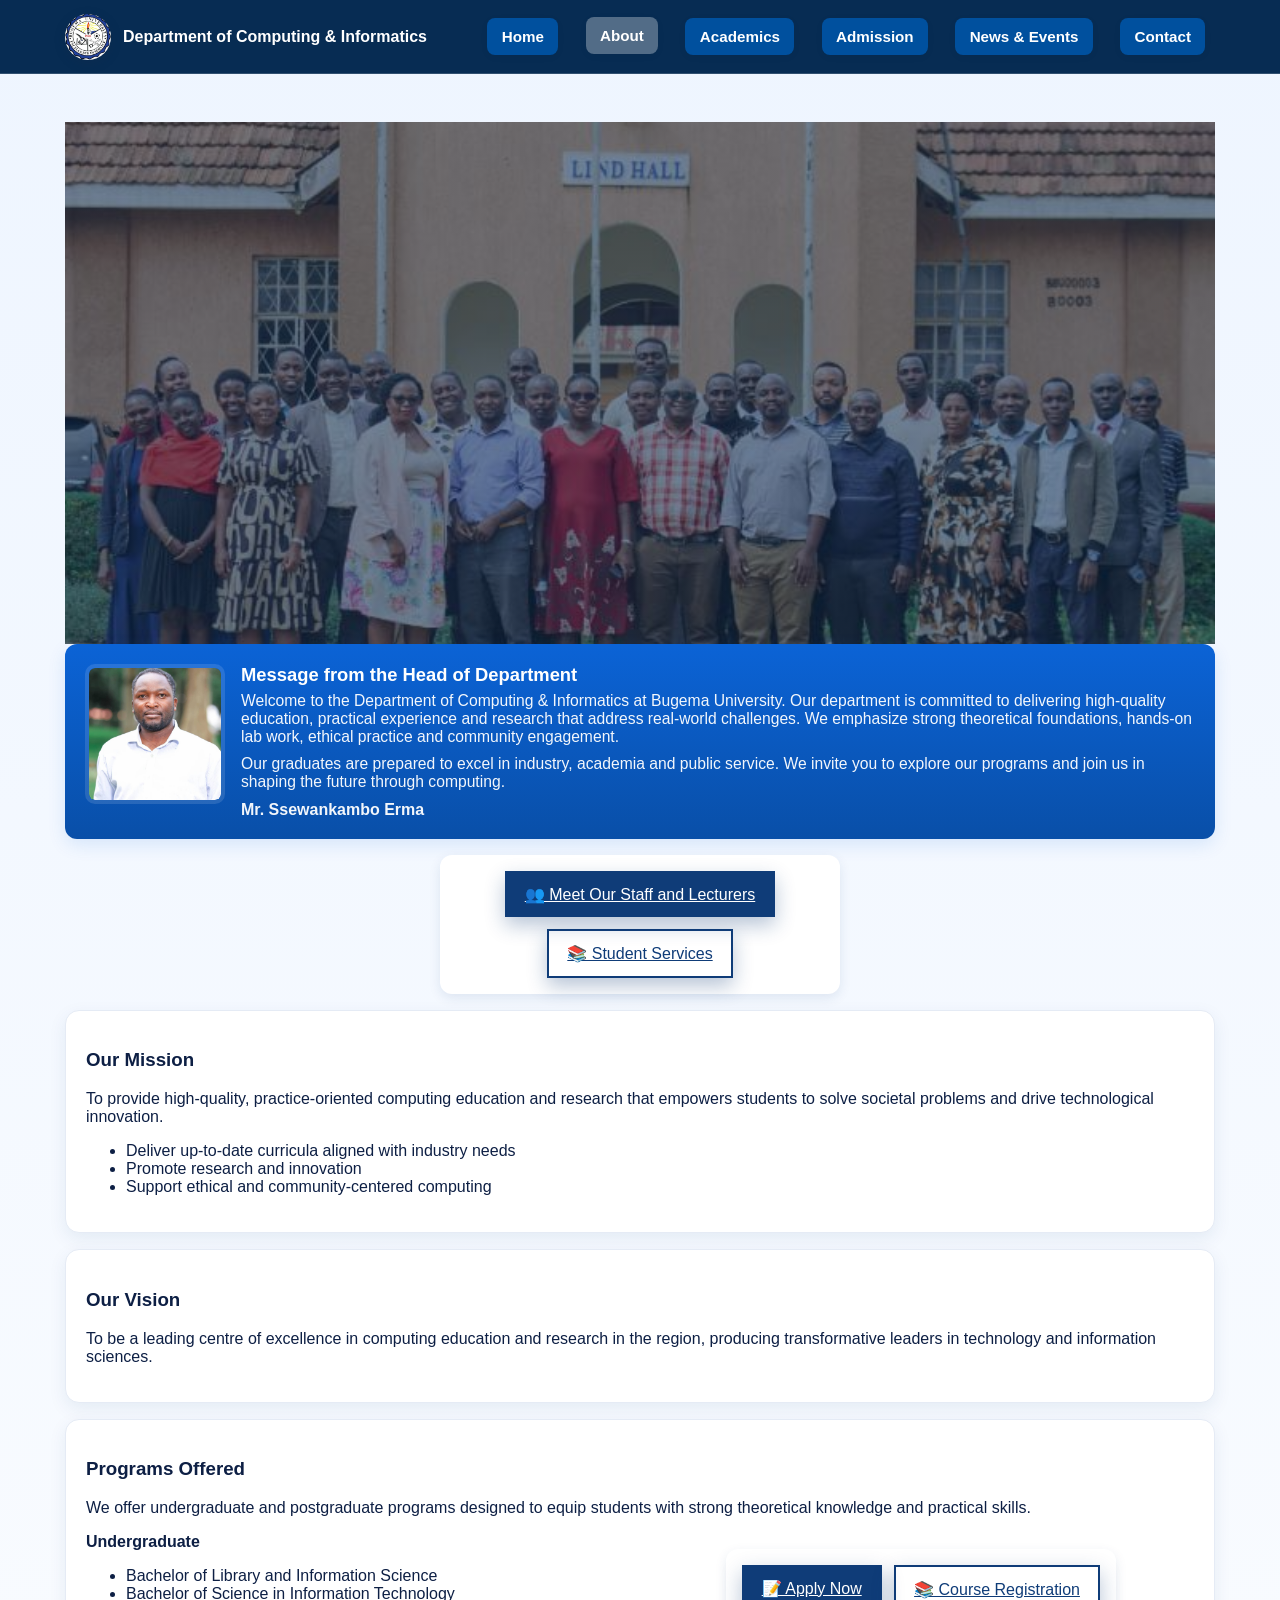
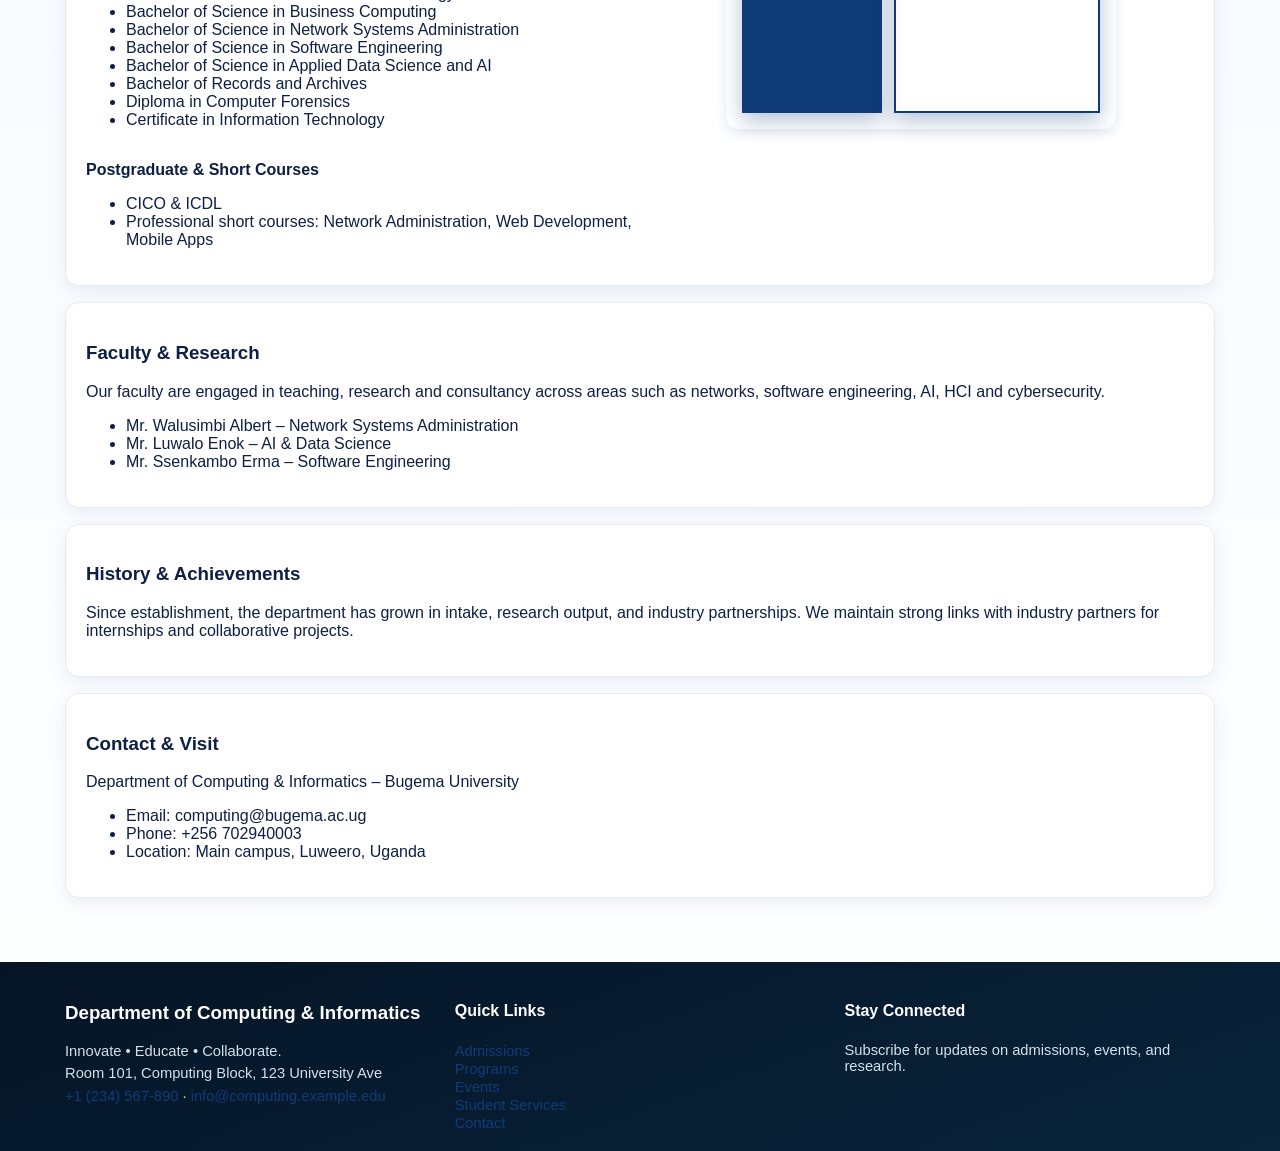
<file: about.html>
﻿<!DOCTYPE html>
<html lang="en">
<head>
  <meta charset="utf-8" />
  <meta name="viewport" content="width=device-width, initial-scale=1" />
  <title>About Us — Department of Computing & Informatics</title>
  <link rel="stylesheet" href="style.css" />  <style>
    :root {
      --bugema-blue: #0b63d6;
      --bugema-dark: #094fa8;
      --white: #ffffff;
      --muted: #6b7280;
      --radius: 12px;
      --gap: 1.25rem;
    }

    .hero-card {
      display: flex;
      gap: 1.25rem;
      align-items: center;
      background: var(--white);
      border-radius: var(--radius);
      box-shadow: 0 8px 24px rgba(11, 99, 214, 0.08);
      overflow: hidden;
    }

    .hero-media {
      min-width: 320px;
      max-width: 420px;
      aspect-ratio: 16 / 10;
      background: url('images/hero.jpg') center/cover no-repeat;
    }

    .hero-body {
      padding: 1.25rem 1.5rem;
    }

    .hero h1 {
      margin: 0 0 0.5rem 0;
      font-size: 1.6rem;
      color: var(--bugema-blue);
    }

    .hero p.lead {
      margin: 0;
      color: var(--muted);
      font-weight: 500;
    }

    .hod {
      display: flex;
      gap: 1rem;
      align-items: flex-start;
      background: linear-gradient(180deg, var(--bugema-blue), var(--bugema-dark));
      color: var(--white);
      padding: 1.25rem;
      border-radius: var(--radius);
      box-shadow: 0 6px 18px rgba(11, 99, 214, 0.12);
    }

    .hod .photo {
      width: 140px;
      min-width: 140px;
      height: 140px;
      border-radius: 10px;
      border: 4px solid rgba(255, 255, 255, 0.12);
      overflow: hidden;
      background: transparent;
    }

    .hod .photo img {
      width: 100%;
      height: 100%;
      object-fit: cover;
      display: block;
      border-radius: 6px;
    }

    .hod .content h2 {
      margin: 0 0 0.35rem 0;
      font-size: 1.15rem;
      color: var(--white);
    }

    .hod .content p {
      margin: 0 0 0.6rem 0;
      color: rgba(255, 255, 255, 0.95);
      font-size: 0.98rem;
    }

    .hod .content .signature {
      margin-top: 0.6rem;
      font-weight: 600;
      color: rgba(255, 255, 255, 0.95);
    }

    .grid {
      display: grid;
      grid-template-columns: 1fr;
      gap: 1rem;
    }

    .cols {
      display: grid;
      grid-template-columns: 1fr 1fr;
      gap: 1rem;
    }

    @media (max-width: 900px) {
      .cols { grid-template-columns: 1fr; }
      .hod { flex-direction: column; align-items: center; text-align: center; }
      .hod .photo { width: 120px; height: 120px; }
    }
  </style></head>
<body>
  <header class="topbar">
    <div class="container header-inner">
      <a href="index.html" class="brand">
        <img src="Image2/logo.jpeg" alt="Department Logo" class="logo" />
        <span>Department of Computing &amp; Informatics</span>
      </a>
      <button class="nav-toggle" id="navToggle" aria-label="Open menu">☰</button>
      <nav class="main-nav" id="mainNav" aria-label="Primary navigation">
        <a href="index.html">Home</a>
        <a href="about.html" class="active">About</a>
        <a href="academics.html">Academics</a>
        <a href="admissions.html">Admission</a>
        <a href="events.html">News &amp; Events</a>
        <a href="contact.html">Contact</a>
      </nav>
    </div>
  </header>
  <main class="container">
    <!-- Hero -->
    <section class="hero about-hero" aria-labelledby="hero-heading" style="background-image: linear-gradient(rgba(6, 36, 70, 0.55), rgba(6, 36, 70, 0.55)), url('Image2/Staff.jpeg'); background-size: cover; background-position: 50% 35%; color: #fff;">
    </section>

    <!-- Main content -->
    <section class="main-content" role="main">
      <!-- HOD Message (blue background, white text) -->
      <section class="hod" aria-labelledby="hod-title">
        <div class="photo" role="img" aria-label="Head of Department photo">
          <img src="Image2/Hod.jpeg" alt="Head of Department photo" />
        </div>
        <div class="content">
          <h2 id="hod-title">Message from the Head of Department</h2>
          <p>Welcome to the Department of Computing &amp; Informatics at Bugema University. Our department is committed to delivering high-quality education, practical experience and research that address real-world challenges. We emphasize strong theoretical foundations, hands-on lab work, ethical practice and community engagement.</p>
          <p>Our graduates are prepared to excel in industry, academia and public service. We invite you to explore our programs and join us in shaping the future through computing.</p>
          <div class="signature">Mr. Ssewankambo Erma</div>
        </div>
      </section>
       <div class="quick-actions-box">
      <a href="staff.html" class="btn">👥 Meet Our Staff and Lecturers</a>
      <a href="Students Services.html" class="btn outline">📚 Student Services</a>
    </div>


      <!-- About cards (white background, blue text headings) -->
      <section class="grid" aria-label="About details">
        <article class="card" aria-labelledby="mission-title">
          <h3 id="mission-title">Our Mission</h3>
          <p>To provide high-quality, practice-oriented computing education and research that empowers students to solve societal problems and drive technological innovation.</p>
          <ul>
            <li>Deliver up-to-date curricula aligned with industry needs</li>
            <li>Promote research and innovation</li>
            <li>Support ethical and community-centered computing</li>
          </ul>
        </article>
        <article class="card" aria-labelledby="vision-title">
          <h3 id="vision-title">Our Vision</h3>
          <p>To be a leading centre of excellence in computing education and research in the region, producing transformative leaders in technology and information sciences.</p>
        </article>
        <article class="card" aria-labelledby="programs-title">
          <h3 id="programs-title">Programs Offered</h3>
          <p>We offer undergraduate and postgraduate programs designed to equip students with strong theoretical knowledge and practical skills.</p>
          <div class="cols">
            <div>
              <strong>Undergraduate</strong>
              <ul>
                <li>Bachelor of Library and Information Science</li>
                <li>Bachelor of Science in Information Technology</li>
                <li>Bachelor of Science in Business Computing</li>
                <li>Bachelor of Science in Network Systems Administration</li>
                <li>Bachelor of Science in Software Engineering</li>
                <li>Bachelor of Science in Applied Data Science and AI</li>
                <li>Bachelor of Records and Archives</li>
                <li>Diploma in Computer Forensics</li>
                <li>Certificate in Information Technology</li>
              </ul>
            </div>
            <div class="quick-actions-box">
      <a href="#application-form" class="btn">📝 Apply Now</a>
      <a href="course registration.html" class="btn outline">📚 Course Registration</a>
    </div>
            <div>
              
              <strong>Postgraduate &amp; Short Courses</strong>
              <ul>
                <li>CICO & ICDL</li>
                <li>Professional short courses: Network Administration, Web Development, Mobile Apps</li>
              </ul>
            </div>
          </div>
        </article>
        <article class="card" aria-labelledby="faculty-title">
          <h3 id="faculty-title">Faculty &amp; Research</h3>
          <p>Our faculty are engaged in teaching, research and consultancy across areas such as networks, software engineering, AI, HCI and cybersecurity.</p>
          <ul>
            <li>Mr. Walusimbi Albert – Network Systems Administration</li>
            <li>Mr. Luwalo Enok – AI &amp; Data Science</li>
            <li>Mr. Ssenkambo Erma – Software Engineering</li>
          </ul>
        </article>
        <article class="card" aria-labelledby="history-title">
          <h3 id="history-title">History &amp; Achievements</h3>
          <p>Since establishment, the department has grown in intake, research output, and industry partnerships. We maintain strong links with industry partners for internships and collaborative projects.</p>
        </article>
        <article class="card" aria-labelledby="contact-title">
          <h3 id="contact-title">Contact &amp; Visit</h3>
          <p>Department of Computing &amp; Informatics – Bugema University</p>
          <ul>
            <li>Email: computing@bugema.ac.ug</li>
            <li>Phone: +256 702940003</li>
            <li>Location: Main campus, Luweero, Uganda</li>
          </ul>
        </article>
      </section>
    </section>
  </main>

  <footer class="site-footer">
    <div class="container footer-grid">
      <div>
        <h3>Department of Computing &amp; Informatics</h3>
        <p>Innovate • Educate • Collaborate.</p>
        <p>Room 101, Computing Block, 123 University Ave</p>
        <p><a href="tel:+1234567890" style="color:#e9f6ff;">+1 (234) 567-890</a> · <a href="mailto:info@computing.example.edu" style="color:#e9f6ff;">info@computing.example.edu</a></p>
      </div>
      <div>
        <h4>Quick Links</h4>
        <a href="admissions.html">Admissions</a><br>
        <a href="academics.html">Programs</a><br>
        <a href="events.html">Events</a><br>
        <a href="Students Services.html">Student Services</a><br>
        <a href="contact.html">Contact</a>
      </div>
      <div>
        <h4>Stay Connected</h4>
        <p>Subscribe for updates on admissions, events, and research.</p>
      </div>
    </div>
  </footer>
</body>
</html>
</file>
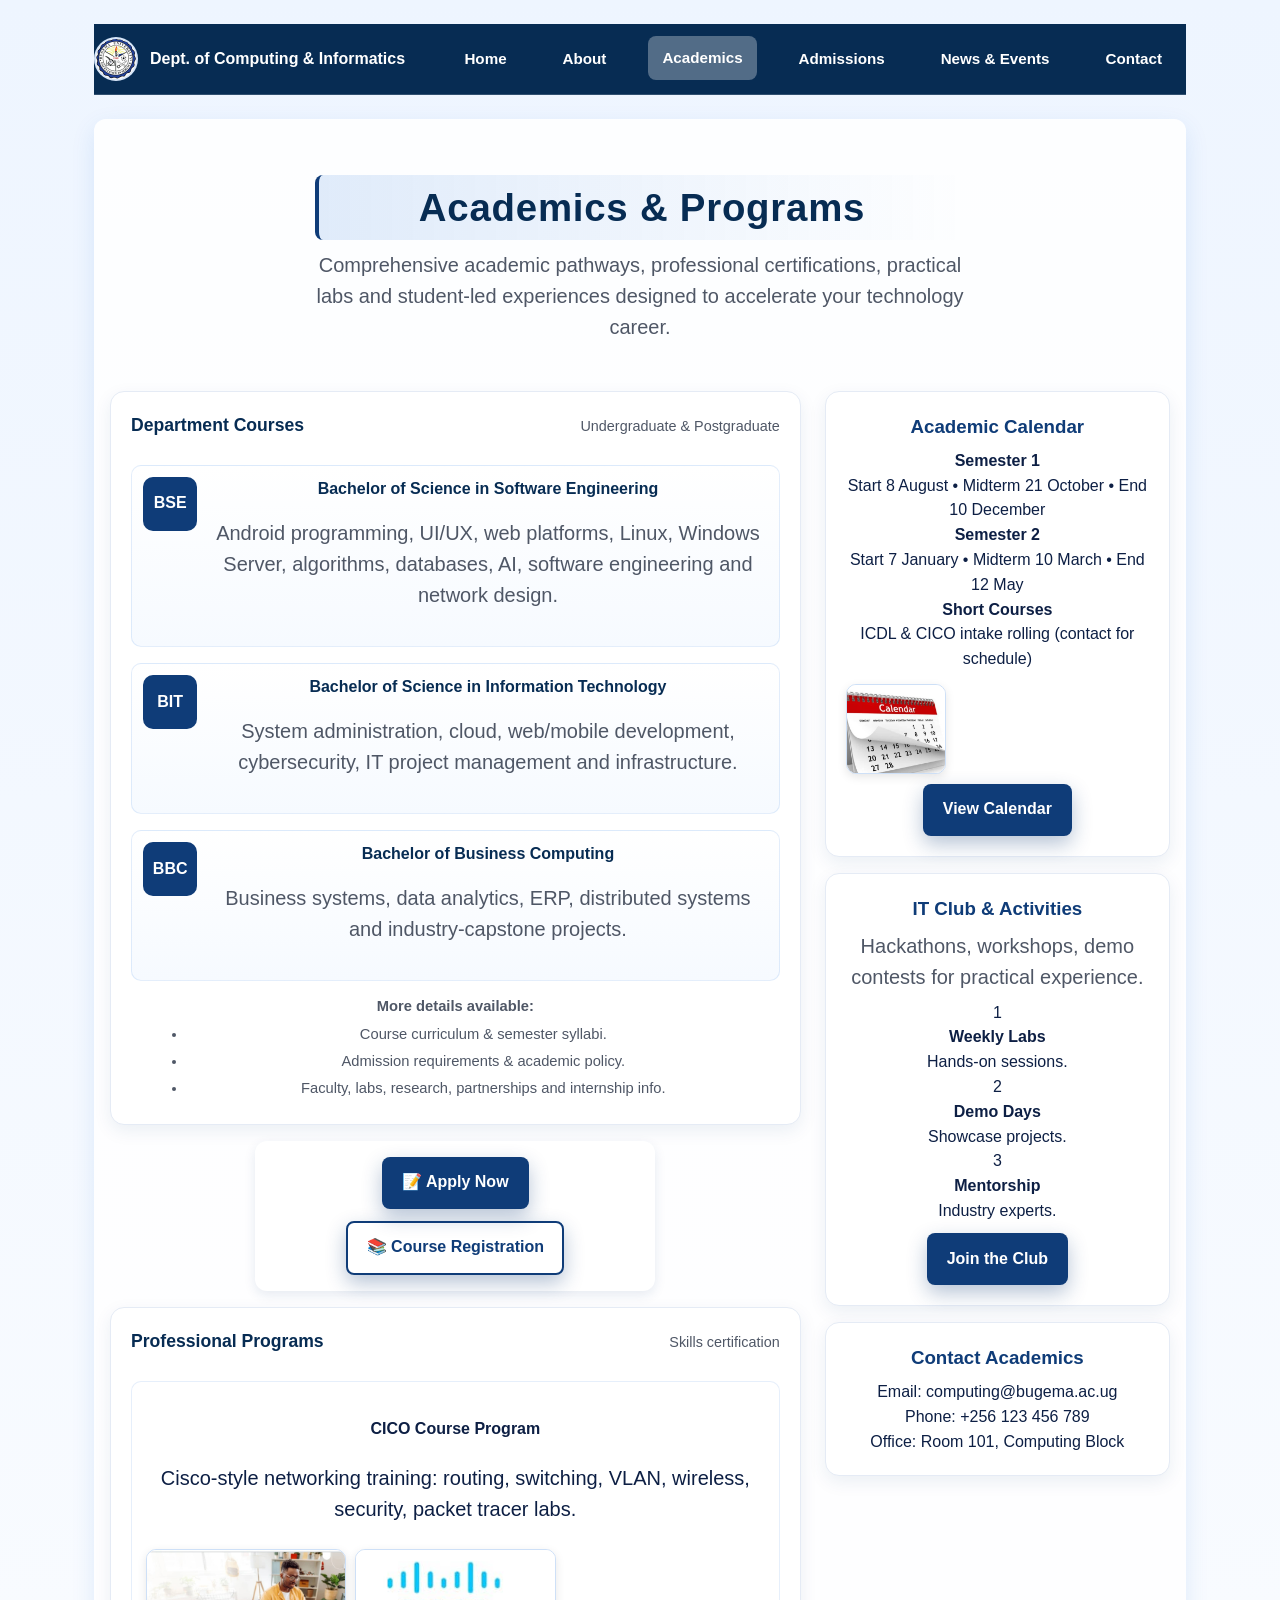
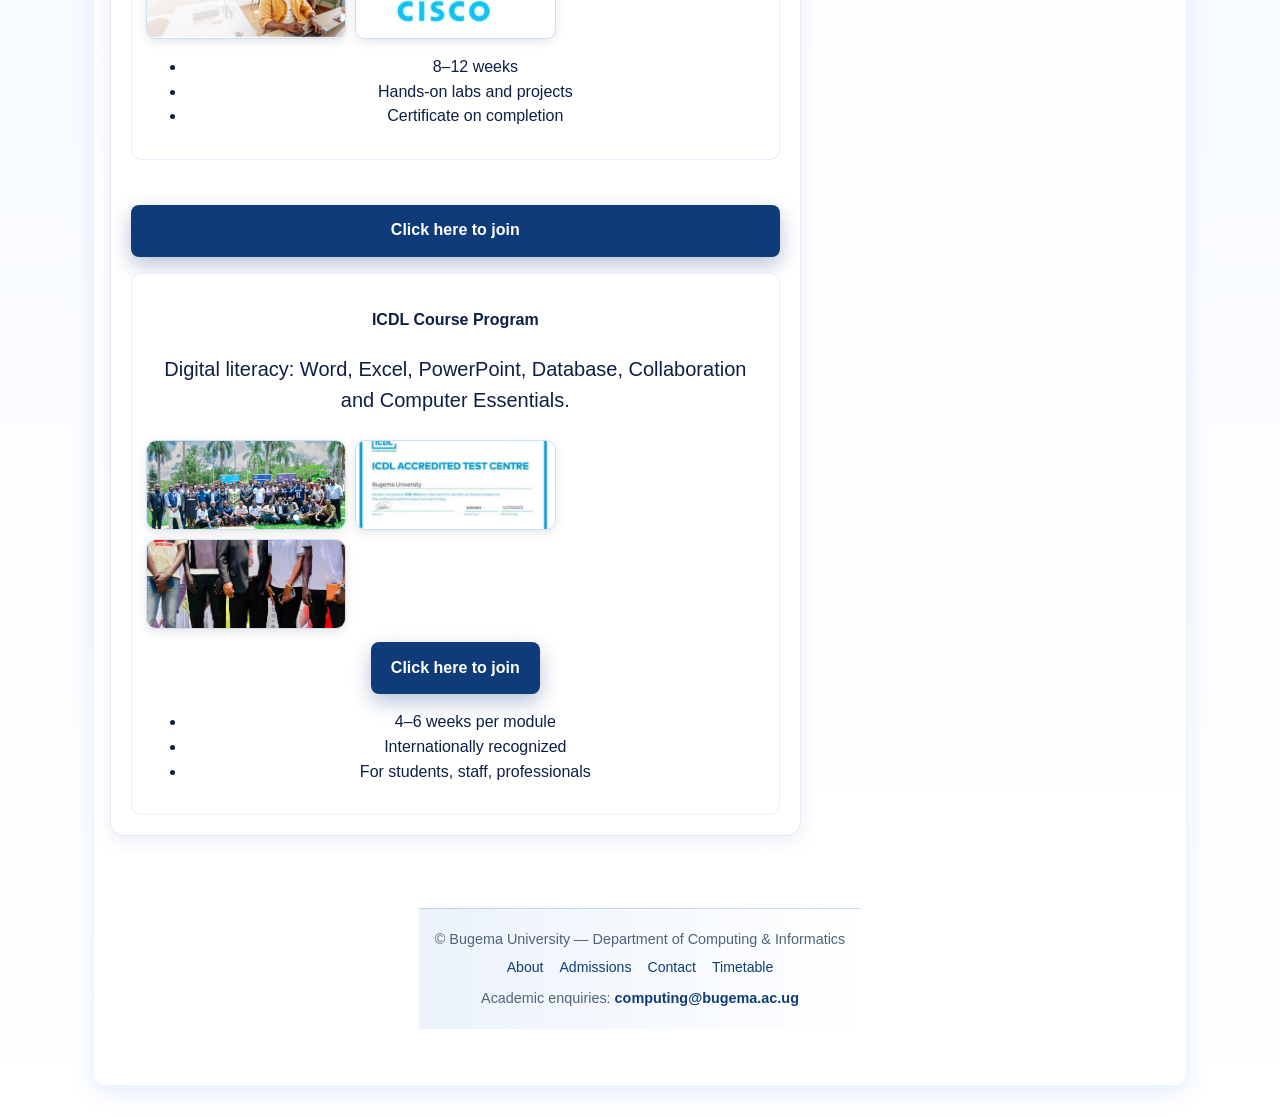
<file: academics.html>
<!DOCTYPE html>
<html lang="en">
<head>
  <meta charset="UTF-8" />
  <meta name="viewport" content="width=device-width, initial-scale=1.0" />
  <title>Academics — Department of Computing &amp; Informatics</title>
  <link rel="stylesheet" href="style.css" />
  <link href="https://cdn.quilljs.com/1.3.6/quill.snow.css" rel="stylesheet" />
  <script src="https://cdn.quilljs.com/1.3.6/quill.js"></script>
  <style>
    :root {
      --blue: #0b63d6;
      --blue-dark: #094fa8;
      --white: #ffffff;
      --muted: #4f5766;
      --background: #f2f7ff;
      --container: 1140px;
      --radius: 12px;
      --shadow: 0 8px 24px rgba(11, 99, 214, 0.11);
    }

    * { box-sizing: border-box; }

    body {
      margin: 0;
      font-family: Inter, system-ui, -apple-system, "Segoe UI", Roboto, "Helvetica Neue", Arial,
        sans-serif;
      color: #0f1f38;
      background: var(--background);
      line-height: 1.55;
    }

    a { color: var(--blue); text-decoration: none; }

    .container {
      max-width: var(--container);
      margin: 0 auto;
      padding: 1.5rem 1.5rem 2rem;
    }

    header {
      display: flex;
      align-items: center;
      gap: 0.8rem;
      padding: 0.8rem 0;
      border-bottom: 1px solid rgba(15, 31, 56, 0.12);
    }

    .brand { display: flex; align-items: center; gap: 0.7rem; font-weight: 700; color: var(--blue); }
    .brand img {
      width: 44px;
      height: 44px;
      border-radius: 50%;
      object-fit: cover;
      border: 2px solid rgba(11, 99, 214, 0.16);
      background: #fff;
    }

    nav {
      margin-left: auto;
      display: flex;
      gap: 0.5rem;
      flex-wrap: wrap;
    }

    nav a {
      padding: 0.42rem 0.72rem;
      border-radius: 8px;
      font-weight: 600;
      transition: background 0.2s ease;
    }

    nav a:hover,
    nav a.active { background: rgba(11, 99, 214, 0.12); }

    .hero {
      margin-top: 1.5rem;
      background: var(--white);
      border-radius: var(--radius);
      box-shadow: var(--shadow);
      display: flex;
      gap: 1.5rem;
      padding: 1.5rem;
      align-items: center;
    }

    .hero .text h1 {
      margin: 0;
      color: var(--blue-dark);
      font-size: clamp(1.8rem, 3vw, 2.4rem);
      font-weight: 800;
      letter-spacing: 0.02em;
      line-height: 1.2;
      padding: 0.6rem 0.8rem;
      background: linear-gradient(90deg, rgba(11,99,214,0.12), rgba(11,99,214,0));
      border-left: 4px solid var(--blue);
      border-radius: 8px;
      margin-bottom: 0.6rem;
      max-width: 700px;
    }

    .hero .text p { margin: 0.5rem 0 0 0; color: var(--muted); max-width: 650px; }

    .hero .image {
      flex-shrink: 0;
      width: 200px;
      height: 150px;
      background: url("Images/academics-hero.jpg") center/cover no-repeat;
      border-radius: 10px;
      border: 1px solid rgba(11, 99, 214, 0.15);
      box-shadow: 0 3px 14px rgba(0, 0, 0, 0.08);
    }

    .grid {
      margin-top: 1.5rem;
      display: grid;
      grid-template-columns: 2fr 1fr;
      gap: 1.5rem;
    }

    .card {
      background: var(--white);
      border-radius: var(--radius);
      border: 1px solid rgba(11, 99, 214, 0.09);
      box-shadow: var(--shadow);
      padding: 1.5rem;
      margin-bottom: 1rem;
    }

    .section-title {
      display: flex;
      justify-content: space-between;
      align-items: baseline;
      gap: 0.5rem;
    }

    .section-title h2 { margin: 0; font-size: 1.1rem; color: var(--blue-dark); }
    .section-title .small { color: var(--muted); font-size: 0.9rem; }

    .courses { margin-top: 0.8rem; display: grid; gap: 1rem; }

    .course {
      padding: 0.7rem;
      border: 1px solid rgba(11, 99, 214, 0.11);
      border-radius: 10px;
      background: linear-gradient(180deg, #fff 0%, #f6faff 100%);
      display: grid;
      grid-template-columns: auto 1fr;
      gap: 0.7rem;
      align-items: start;
    }

    .course .icon {
      width: 54px;
      height: 54px;
      background: var(--blue);
      color: #fff;
      border-radius: 10px;
      display: grid;
      place-items: center;
      font-weight: 700;
    }

    .course h3 { margin: 0; font-size: 1rem; color: var(--blue-dark); }
    .course p { margin: 0.2rem 0 0; color: var(--muted); font-size: 0.95rem; }

    .small-cards {
      margin-top: 0.8rem;
      display: grid;
      grid-template-columns: repeat(3, minmax(180px, 1fr));
      gap: 1rem;
    }

    .small-cards .block {
      border: 1px solid rgba(11, 99, 214, 0.12);
      background: linear-gradient(180deg, #fff 0%, #f7faff 100%);
      border-radius: 10px;
      padding: 0.75rem;
      color: var(--muted);
      font-size: 0.92rem;
    }

    .programs { margin-top: 0.8rem; display: grid; gap: 1rem; }
    .program {
      padding: 0.85rem;
      border: 1px solid rgba(11, 99, 214, 0.1);
      border-radius: 10px;
      background: #fff;
    }

    .photo-row {
      display: flex;
      gap: 0.55rem;
      margin-top: 0.75rem;
      flex-wrap: wrap;
      align-items: center;
    }

    .photo-row img {
      width: calc(33.333% - 0.35rem);
      min-width: 100px;
      height: 90px;
      border-radius: 10px;
      object-fit: cover;
      border: 1px solid rgba(11, 99, 214, 0.2);
      box-shadow: 0 3px 10px rgba(0, 0, 0, 0.1);
    }

    .cta-row {
      margin-top: 0.8rem;
      display: flex;
      gap: 0.6rem;
      flex-wrap: wrap;
    }

    .btn {
      display: inline-block;
      padding: 0.55rem 0.85rem;
      border-radius: 8px;
      font-weight: 700;
      color: #fff;
      background: var(--blue);
      transition: transform 0.2s ease, box-shadow 0.2s ease;
    }

    .btn:hover {
      transform: translateY(-1px);
      box-shadow: 0 7px 16px rgba(11, 99, 214, 0.25);
    }

    .btn.outline {
      background: #fff;
      color: var(--blue);
      border: 2px solid rgba(11, 99, 214, 0.2);
    }

    .btn.outline:hover { background: rgba(11, 99, 214, 0.08); }

    .about-list { margin-top: 0.85rem; color: var(--muted); font-size: 0.92rem; }
    .about-list ul { margin: 0.35rem 0 0 1rem; }
    .about-list li { margin: 0.25rem 0; }

    footer {
      margin-top: 2rem;
      background: linear-gradient(90deg, rgba(11,99,214,0.08), rgba(11,99,214,0));
      border-top: 1px solid rgba(11,99,214,0.2);
      padding: 1.2rem 1rem;
      color: #30445b;
      font-size: 0.95rem;
      text-align: center;
      display: grid;
      gap: 0.4rem;
      justify-items: center;
    }

    footer .footer-links {
      display: flex;
      gap: 1rem;
      flex-wrap: wrap;
      justify-content: center;
      font-size: 0.88rem;
      color: #4a5f77;
    }

    footer .footer-links a {
      color: #094fa8;
      text-decoration: none;
      border-bottom: 1px solid transparent;
      padding-bottom: 1px;
      transition: border-bottom-color 0.2s ease;
    }

    footer .footer-links a:hover {
      border-bottom-color: #094fa8;
    }

    footer .contact {
      font-size: 0.9rem;
      color: #4f6379;
    }

    footer .contact a {
      color: inherit;
      text-decoration: none;
      font-weight: 600;
    }

    @media (max-width: 960px) {
      .grid { grid-template-columns: 1fr; }
      .hero { grid-template-columns: 1fr; }
      .small-cards { grid-template-columns: 1fr; }
      .photo-row img { width: calc(50% - 0.35rem); }
    }

    @media (max-width: 640px) {
      nav { display: none; }
      .photo-row img { width: 100%; }
      header,
      .hero,
      .grid,
      .card { padding: 1rem; }
      .hero { grid-template-columns: 1fr; }
    }
  </style>
</head>
<body>
  <div class="container">
    <header>
      <a class="brand" href="index.html">
        <img src="Image2/logo.jpeg" alt="Dept Logo" />
        <span>Dept. of Computing &amp; Informatics</span>
         <link rel="stylesheet" href="style.css" />
      </a>
      <nav aria-label="Main navigation">
        <a href="index.html">Home</a>
        <a href="about.html">About</a>
        <a class="active" href="academics.html">Academics</a>
        <a href="admissions.html">Admissions</a>
        <a href="events.html">News &amp; Events</a>
        <a href="contact.html">Contact</a>
      </nav>
    </header>

    <section class="hero" aria-labelledby="academics-heading">
      <div class="text">
        <h1 id="academics-heading">Academics &amp; Programs</h1>
        <p>Comprehensive academic pathways, professional certifications, practical labs and student-led
          experiences designed to accelerate your technology career.</p>
      </div>

    <div class="grid" role="main">
      <div>
        <article class="card" aria-labelledby="courses-title">
          <div class="section-title">
            <h2 id="courses-title">Department Courses</h2>
            <div class="small">Undergraduate &amp; Postgraduate</div>
          </div>

          <div class="courses" aria-live="polite">
            <div class="course">
              <div class="icon">BSE</div>
              <div>
                <h3>Bachelor of Science in Software Engineering</h3>
                <p>Android programming, UI/UX, web platforms, Linux, Windows Server, algorithms, databases, AI,
                  software engineering and network design.</p>
              </div>
            </div>

            <div class="course">
              <div class="icon">BIT</div>
              <div>
                <h3>Bachelor of Science in Information Technology</h3>
                <p>System administration, cloud, web/mobile development, cybersecurity, IT project management and
                  infrastructure.</p>
              </div>
            </div>

            <div class="course">
              <div class="icon">BBC</div>
              <div>
                <h3>Bachelor of Business Computing</h3>
                <p>Business systems, data analytics, ERP, distributed systems and industry-capstone projects.</p>
              </div>
            </div>
          </div>

          <div class="about-list">
            <strong>More details available:</strong>
            <ul>
              <li>Course curriculum &amp; semester syllabi.</li>
              <li>Admission requirements &amp; academic policy.</li>
              <li>Faculty, labs, research, partnerships and internship info.</li>
            </ul>
          </div>
        </article>
        <div class="quick-actions-box">
      <a href="#application-form" class="btn">📝 Apply Now</a>
      <a href="course registration.html" class="btn outline">📚 Course Registration</a>
    </div>

        <article class="card" aria-labelledby="programs-title">
          <div class="section-title">
            <h2 id="programs-title">Professional Programs</h2>
            <div class="small">Skills certification</div>
          </div>

          <div class="programs">
            <div class="program" id="cico">
              <h4>CICO Course Program</h4>
              <p>Cisco-style networking training: routing, switching, VLAN, wireless, security, packet tracer labs.</p>
               <div class="photo-row">
                <img src="Image2/cico.jpeg" alt="CICO training session" />
                <img src="Image2/cico1.jpeg" alt="CICO certificate" />
                
              </div>
              <ul>
                <li>8–12 weeks</li>
                <li>Hands-on labs and projects</li>
                <li>Certificate on completion</li>
              </ul>
            </div>
             <div class="cta-row"></div>
                <a class="btn" href="https://www.google.com/url?sa=t&source=web&rct=j&opi=89978449&url=https://www.cisco.com/site/us/en/learn/training-certifications/training/netacad/index.html&ved=2ahUKEwjQx-e1hLiTAxWxU6QEHeRZBNcQFnoECBEQAQ&usg=AOvVaw0LGW-aJzJy2HabFcqQeJ6y">Click here to join</a>

            <div class="program" id="icdl">
              <h4>ICDL Course Program</h4>
              <p>Digital literacy: Word, Excel, PowerPoint, Database, Collaboration and Computer Essentials.</p>

              <div class="photo-row">
                <img src="Image2/ICDL ST.jpeg" alt="ICDL training session" />
                <img src="Image2/ICDL2.jpeg" alt="ICDL certificate" />
                <img src="Image2/ICDL.jpeg" alt="ICDL class" />
              </div>
               <div class="cta-row"></div>
                <a class="btn" href="https://www.google.com/url?sa=t&source=web&rct=j&opi=89978449&url=https://icdl.org/&ved=2ahUKEwi59euqgriTAxX_gf0HHUZnAsYQFnoECB0QAQ&sqi=2&usg=AOvVaw1vnCQJkPYi36uD9bMfzSu7">Click here to join</a>
            
              <ul>
                <li>4–6 weeks per module</li>
                <li>Internationally recognized</li>
                <li>For students, staff, professionals</li>
              </ul>
            </div>
          </div>
        </article>
      </div>

      <aside class="sidebar">
        <div class="card">
          <h3 style="color:var(--blue); margin:0 0 0.5rem 0">Academic Calendar</h3>
          <div class="small">
            <strong>Semester 1</strong><br />Start 8 August • Midterm 21 October • End 10 December<br>
            <strong>Semester 2</strong><br />Start 7 January • Midterm 10 March • End 12 May<br>
            <strong>Short Courses</strong><br />ICDL &amp; CICO intake rolling (contact for schedule)
          </div>
          <div class="photo-row">
                <img src="Image2/Calader.jpeg" alt="Academic Calendar" />
              </div>
          <div style="margin-top:0.6rem">
            <a class="btn" href="https://bugemauniv.ac.ug/academic-calendars/">View Calendar</a>
          </div>
        </div>

        <div class="card">
          <h3 style="color:var(--blue); margin:0 0 0.5rem 0">IT Club &amp; Activities</h3>
          <p style="margin:0 0 0.5rem 0; color:var(--muted)">Hackathons, workshops, demo contests for practical experience.</p>
          <div class="portal-features">
            <div class="feature"><div class="icon">1</div><div><strong>Weekly Labs</strong><div class="small">Hands-on sessions.</div></div></div>
            <div class="feature"><div class="icon">2</div><div><strong>Demo Days</strong><div class="small">Showcase projects.</div></div></div>
            <div class="feature"><div class="icon">3</div><div><strong>Mentorship</strong><div class="small">Industry experts.</div></div></div>
          </div>
          <div style="margin-top:0.6rem">
            <a class="btn" href="https://chat.whatsapp.com/C6RaGsxfeQY8CVeAfrnta7?mode=gi_t">Join the Club</a>
          </div>
        </div>

        <div class="card">
          <h3 style="color:var(--blue); margin:0 0 0.5rem 0">Contact Academics</h3>
          <div class="small">
            Email: computing@bugema.ac.ug<br>
            Phone: +256 123 456 789<br>
            Office: Room 101, Computing Block
          </div>
        </div>
        </aside>
      </div>

    <footer>
      <div class="contact">© Bugema University — Department of Computing &amp; Informatics</div>
      <div class="footer-links">
        <a href="about.html">About</a>
        <a href="admissions.html">Admissions</a>
        <a href="contact.html">Contact</a>
        <a href="timtable.html">Timetable</a>
      </div>
      <div class="contact">Academic enquiries: <a href="mailto:computing@bugema.ac.ug">computing@bugema.ac.ug</a></div>
    </footer>
  </div>
</body>
</html>
</file>
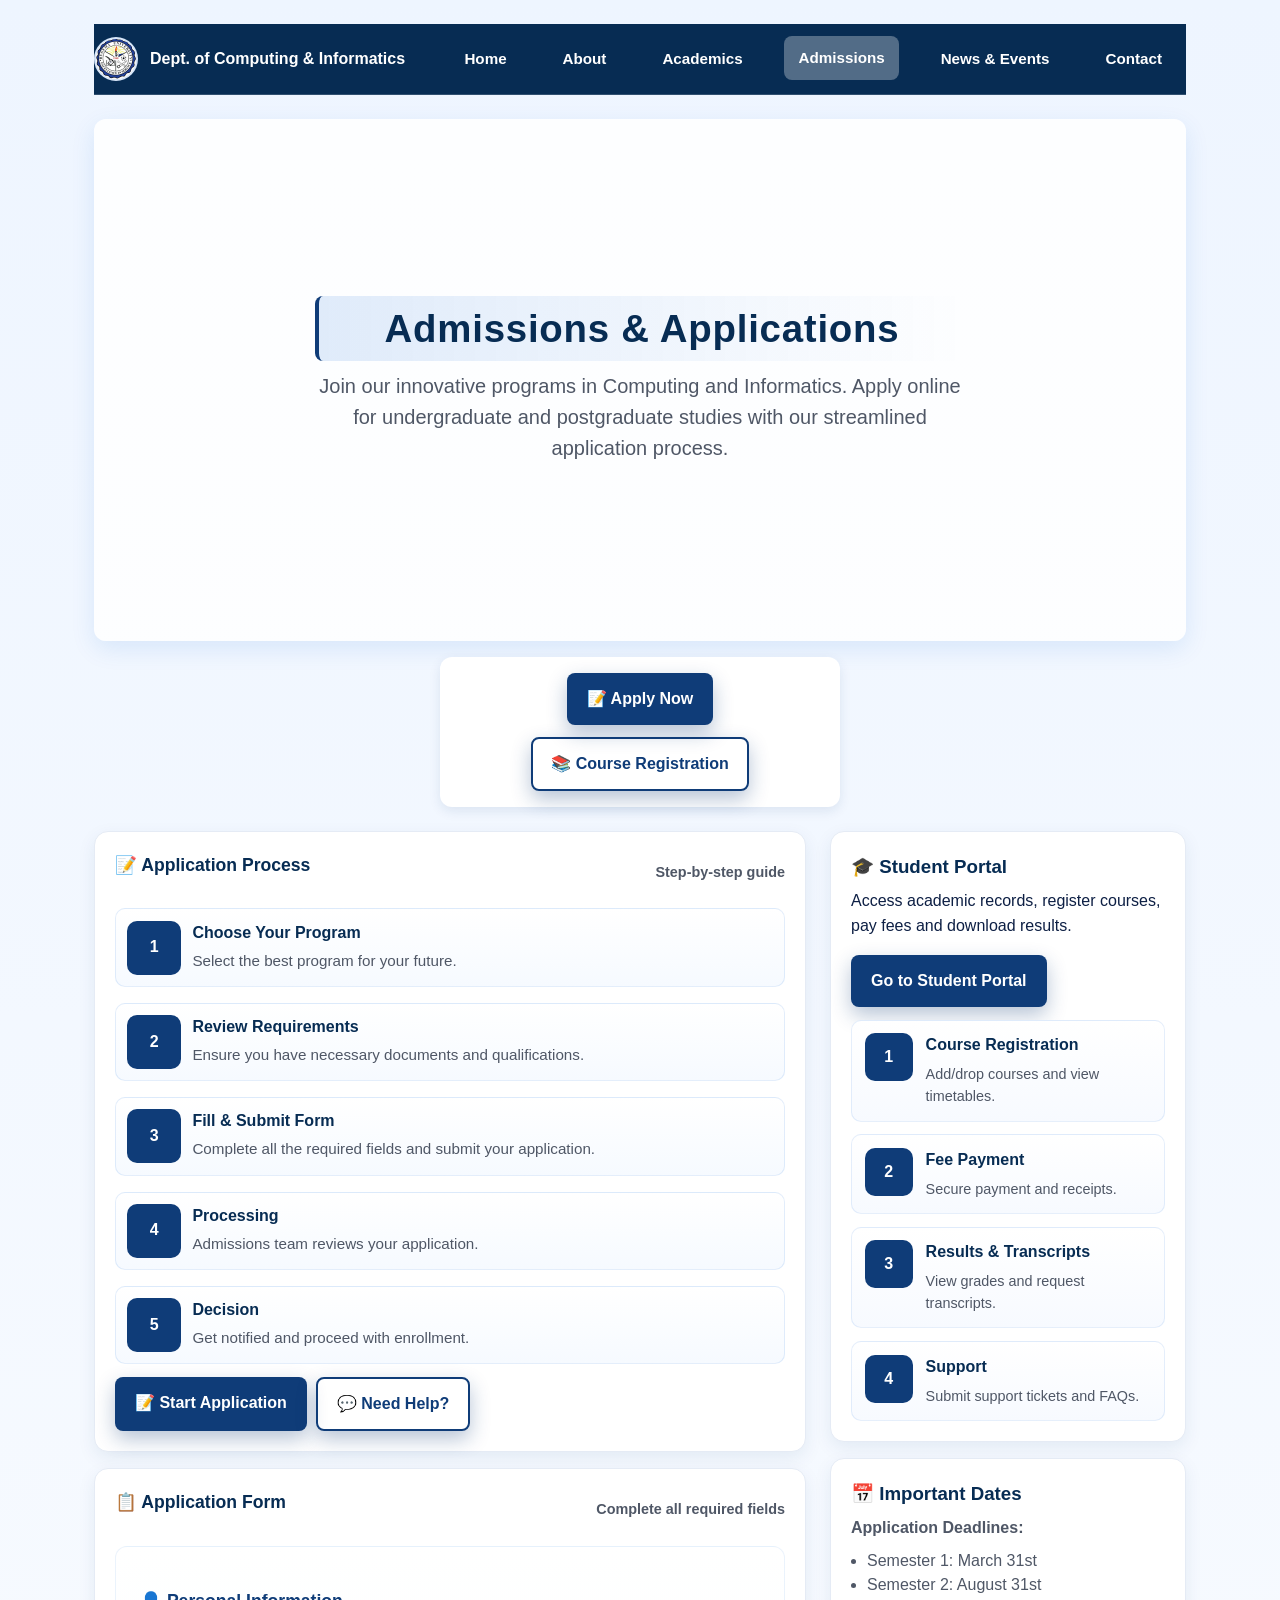
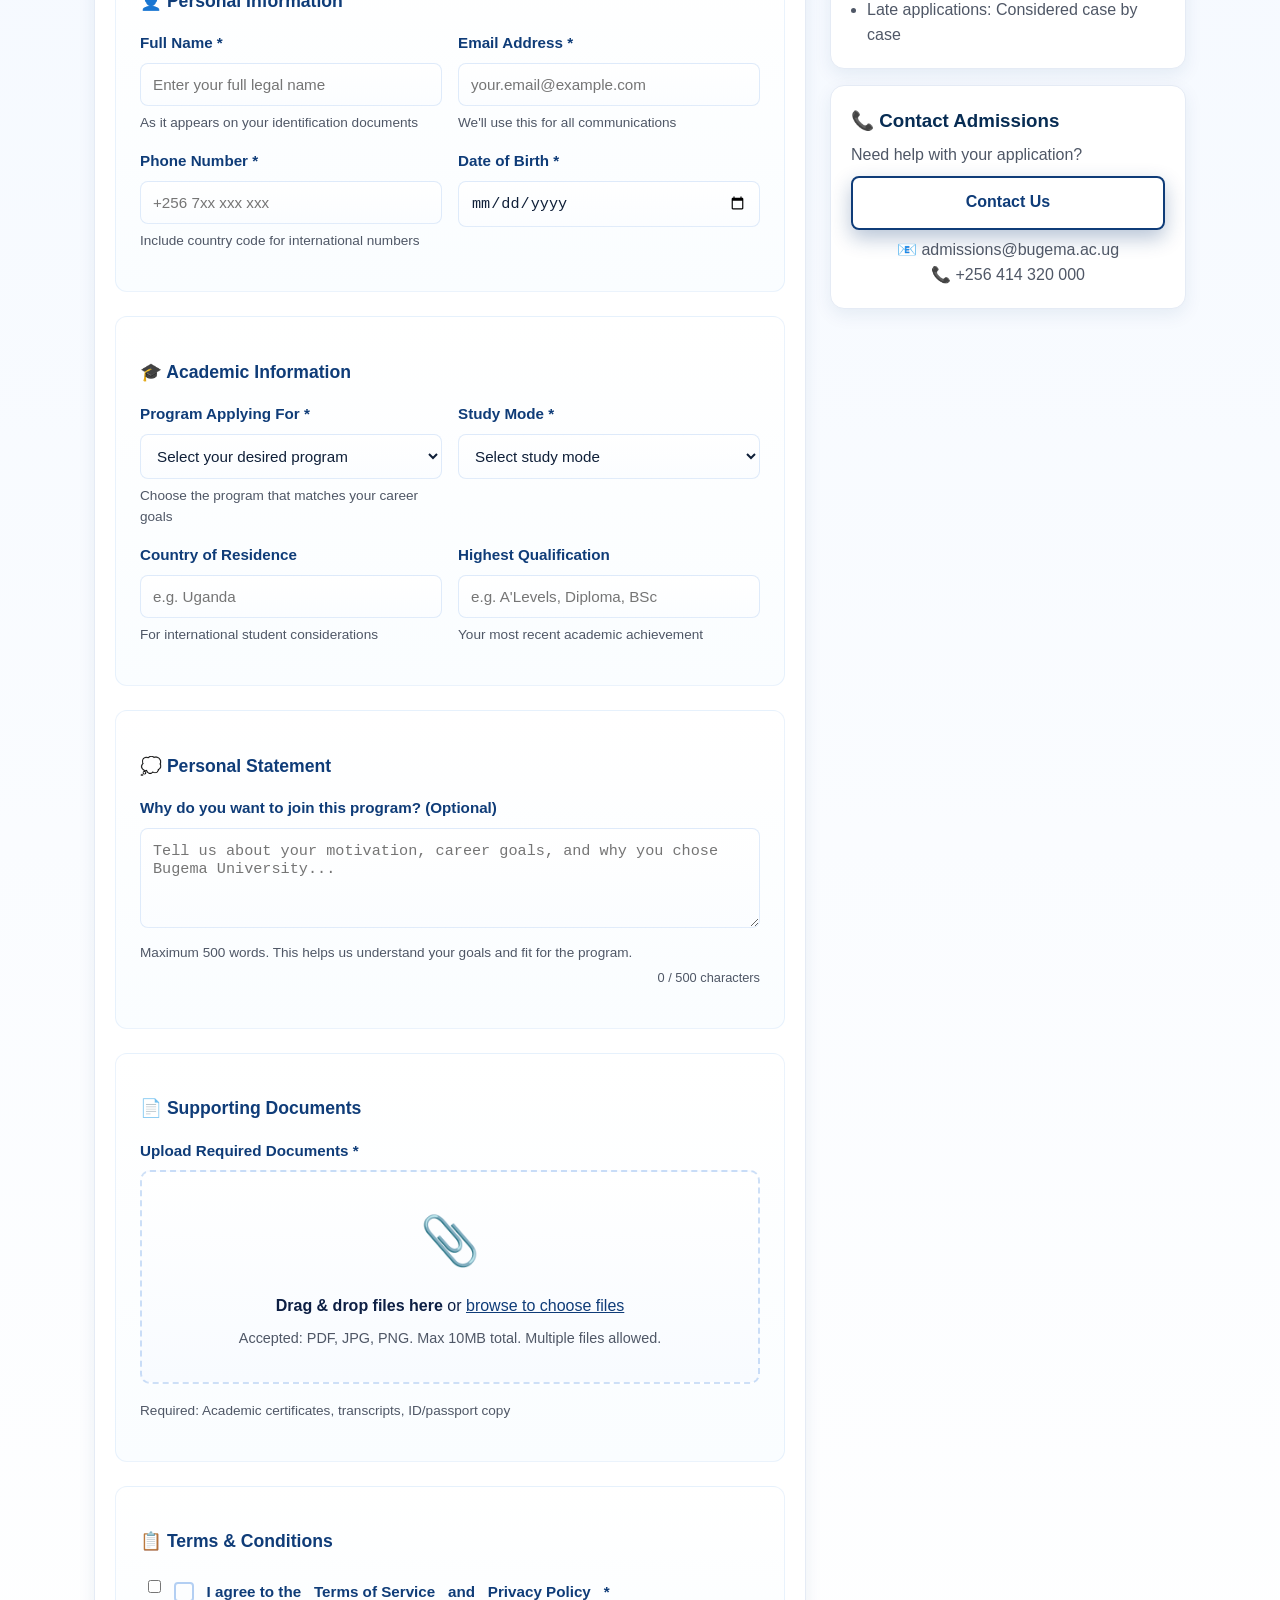
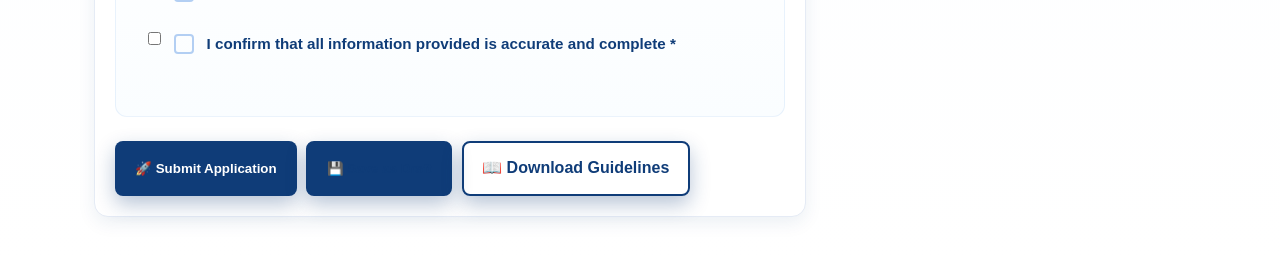
<file: admissions.html>
<!DOCTYPE html>
<html lang="en">
<head>
  <meta charset="UTF-8" />
  <meta name="viewport" content="width=device-width, initial-scale=1.0" />
  <title>Admissions — Department of Computing &amp; Informatics</title>
  <link rel="stylesheet" href="style.css" />
  <style>
    :root {
      --blue: #0b63d6;
      --blue-dark: #094fa8;
      --white: #ffffff;
      --muted: #4f5766;
      --background: #f2f7ff;
      --container: 1140px;
      --radius: 12px;
      --shadow: 0 8px 24px rgba(11, 99, 214, 0.11);
    }

    * { box-sizing: border-box; }

    body {
      margin: 0;
      font-family: Inter, system-ui, -apple-system, "Segoe UI", Roboto, "Helvetica Neue", Arial,
        sans-serif;
      color: #0f1f38;
      background: var(--background);
      line-height: 1.55;
    }

    a { color: var(--blue); text-decoration: none; }

    .container {
      max-width: var(--container);
      margin: 0 auto;
      padding: 1.5rem 1.5rem 2rem;
    }

    header {
      display: flex;
      align-items: center;
      gap: 0.8rem;
      padding: 0.8rem 0;
      border-bottom: 1px solid rgba(15, 31, 56, 0.12);
      justify-content: space-between;
    }

    .header-left {
      display: flex;
      align-items: center;
      gap: 0.8rem;
    }

    .header-actions {
      display: flex;
      gap: 0.5rem;
      align-items: center;
    }

    .header-actions .btn {
      padding: 0.5rem 1rem;
      font-size: 0.9rem;
      font-weight: 600;
    }

    .brand { display: flex; align-items: center; gap: 0.7rem; font-weight: 700; color: var(--blue); }
    .brand img {
      width: 44px;
      height: 44px;
      border-radius: 50%;
      object-fit: cover;
      border: 2px solid rgba(11, 99, 214, 0.16);
      background: #fff;
    }

    nav {
      margin-left: auto;
      display: flex;
      gap: 0.5rem;
      flex-wrap: wrap;
    }

    nav a {
      padding: 0.42rem 0.72rem;
      border-radius: 8px;
      font-weight: 600;
      transition: background 0.2s ease;
    }

    nav a:hover,
    nav a.active { background: rgba(11, 99, 214, 0.12); }

    .hero {
      margin-top: 1.5rem;
      background: var(--white);
      border-radius: var(--radius);
      box-shadow: var(--shadow);
      display: flex;
      gap: 1.5rem;
      padding: 1.5rem;
      align-items: center;
    }

    .hero .text h1 {
      margin: 0;
      color: var(--blue-dark);
      font-size: clamp(1.8rem, 3vw, 2.4rem);
      font-weight: 800;
      letter-spacing: 0.02em;
      line-height: 1.2;
      padding: 0.6rem 0.8rem;
      background: linear-gradient(90deg, rgba(11,99,214,0.12), rgba(11,99,214,0));
      border-left: 4px solid var(--blue);
      border-radius: 8px;
      margin-bottom: 0.6rem;
      max-width: 700px;
    }

    .hero .text p { margin: 0.5rem 0 0 0; color: var(--muted); max-width: 650px; }

    .hero .image {
      flex-shrink: 0;
      width: 280px;
      height: 200px;
      background: url("Images/admissions-hero.jpg") center/cover no-repeat;
      background-size: cover;
      background-position: center;
      border-radius: 10px;
      border: 2px solid rgba(11, 99, 214, 0.2);
      box-shadow: 0 6px 20px rgba(11, 99, 214, 0.15);
    }

    .grid {
      margin-top: 1.5rem;
      display: grid;
      grid-template-columns: 2fr 1fr;
      gap: 1.5rem;
    }

    .card {
      background: var(--white);
      border-radius: var(--radius);
      border: 1px solid rgba(11, 99, 214, 0.09);
      box-shadow: var(--shadow);
      padding: 1.5rem;
      margin-bottom: 1rem;
    }

    .section-title {
      display: flex;
      justify-content: space-between;
      align-items: baseline;
      gap: 0.5rem;
    }

    .section-title h2 { margin: 0; font-size: 1.1rem; color: var(--blue-dark); }
    .section-title .small { color: var(--muted); font-size: 0.9rem; }

    .courses { margin-top: 0.8rem; display: grid; gap: 1rem; }

    .course {
      padding: 0.7rem;
      border: 1px solid rgba(11, 99, 214, 0.11);
      border-radius: 10px;
      background: linear-gradient(180deg, #fff 0%, #f6faff 100%);
      display: grid;
      grid-template-columns: auto 1fr;
      gap: 0.7rem;
      align-items: start;
    }

    .course .icon {
      width: 54px;
      height: 54px;
      background: var(--blue);
      color: #fff;
      border-radius: 10px;
      display: grid;
      place-items: center;
      font-weight: 700;
    }

    .course h3 { margin: 0; font-size: 1rem; color: var(--blue-dark); }
    .course p { margin: 0.2rem 0 0; color: var(--muted); font-size: 0.95rem; }

    .cta-row {
      margin-top: 0.8rem;
      display: flex;
      gap: 0.6rem;
      flex-wrap: wrap;
    }

    /* Application Form Styles */
    .application-form {
      margin-top: 0.8rem;
    }

    .form-section {
      border: 1px solid rgba(11, 99, 214, 0.08);
      border-radius: 12px;
      padding: 1.5rem;
      margin-bottom: 1.5rem;
      background: linear-gradient(180deg, #ffffff, #fafdff);
    }

    .section-title {
      font-weight: 700;
      color: var(--blue);
      margin-bottom: 1rem;
      font-size: 1.1rem;
      display: flex;
      align-items: center;
      gap: 0.5rem;
    }

    .form-row {
      display: flex;
      gap: 1rem;
      margin-bottom: 1rem;
    }

    .form-row .field {
      flex: 1;
    }

    label {
      display: block;
      font-weight: 600;
      color: var(--blue);
      margin-bottom: 0.5rem;
      font-size: 0.95rem;
    }

    input[type="text"],
    input[type="email"],
    input[type="tel"],
    input[type="date"],
    select,
    textarea {
      width: 100%;
      padding: 0.75rem;
      border-radius: 8px;
      border: 1px solid rgba(11, 99, 214, 0.12);
      background: linear-gradient(#fff, #fbfdff);
      outline: none;
      font-size: 0.95rem;
      color: #0f1f38;
      transition: border-color 0.3s ease;
    }

    input:focus,
    select:focus,
    textarea:focus {
      border-color: var(--blue);
      box-shadow: 0 0 0 3px rgba(11, 99, 214, 0.1);
    }

    textarea {
      min-height: 100px;
      resize: vertical;
      padding-top: 0.8rem;
    }

    .field-help {
      font-size: 0.85rem;
      color: var(--muted);
      margin-top: 0.4rem;
    }

    .character-count {
      font-size: 0.8rem;
      color: var(--muted);
      text-align: right;
      margin-top: 0.3rem;
    }

    /* File Upload */
    .file-upload-area {
      border: 2px dashed rgba(11, 99, 214, 0.2);
      border-radius: 10px;
      padding: 2rem;
      text-align: center;
      transition: border-color 0.3s;
      cursor: pointer;
      background: linear-gradient(180deg, #ffffff, #f8fbff);
    }

    .file-upload-area:hover {
      border-color: var(--blue);
      background: linear-gradient(180deg, #f0f6ff, #ffffff);
    }

    .upload-icon {
      font-size: 3rem;
      margin-bottom: 1rem;
      display: block;
    }

    .upload-text {
      margin-bottom: 0.5rem;
    }

    .upload-link {
      color: var(--blue);
      text-decoration: underline;
      cursor: pointer;
    }

    .upload-hint {
      font-size: 0.9rem;
      color: var(--muted);
      margin-top: 0.5rem;
    }

    .uploaded-files {
      margin-top: 1rem;
    }

    /* Checkboxes */
    .checkbox-label {
      display: flex;
      align-items: flex-start;
      gap: 0.8rem;
      margin-bottom: 0.8rem;
      cursor: pointer;
      padding: 0.5rem;
      border-radius: 8px;
      transition: background 0.2s;
    }

    .checkbox-label:hover {
      background: rgba(11, 99, 214, 0.03);
    }

    .checkbox-label input {
      margin: 0;
      width: auto;
    }

    .checkmark {
      width: 20px;
      height: 20px;
      border: 2px solid rgba(11, 99, 214, 0.3);
      border-radius: 4px;
      position: relative;
      display: inline-block;
      margin-top: 2px;
      transition: all 0.2s;
    }

    .checkbox-label input:checked + .checkmark {
      background: var(--blue);
      border-color: var(--blue);
    }

    .checkbox-label input:checked + .checkmark::after {
      content: '✓';
      position: absolute;
      top: -2px;
      left: 2px;
      color: white;
      font-weight: bold;
      font-size: 14px;
    }

    /* Buttons */
    .btn {
      display: inline-block;
      padding: 0.55rem 0.85rem;
      border-radius: 8px;
      font-weight: 700;
      color: #fff;
      background: var(--blue);
      transition: transform 0.2s ease, box-shadow 0.2s ease;
      border: none;
      cursor: pointer;
    }

    .btn:hover {
      transform: translateY(-1px);
      box-shadow: 0 7px 16px rgba(11, 99, 214, 0.25);
    }

    .btn.outline {
      background: #fff;
      color: var(--blue);
      border: 2px solid rgba(11, 99, 214, 0.2);
    }

    .btn.outline:hover {
      background: rgba(11, 99, 214, 0.08);
    }

    .form-actions {
      display: flex;
      gap: 0.6rem;
      margin-top: 1.5rem;
      flex-wrap: wrap;
    }

    /* Progress */
    .form-progress {
      margin-top: 1.5rem;
      text-align: center;
    }

    .progress-bar {
      width: 100%;
      height: 8px;
      background: rgba(11, 99, 214, 0.1);
      border-radius: 4px;
      overflow: hidden;
      margin-bottom: 0.5rem;
    }

    .progress-fill {
      height: 100%;
      background: linear-gradient(90deg, var(--blue), var(--blue-dark));
      border-radius: 4px;
      transition: width 0.3s ease;
    }

    .progress-text {
      color: var(--blue);
      font-weight: 500;
    }

    /* Sidebar */
    .sidebar .card {
      margin-bottom: 1rem;
    }

    .portal-features {
      margin-top: 0.8rem;
      display: grid;
      gap: 0.8rem;
    }

    .feature {
      display: flex;
      gap: 0.8rem;
      align-items: flex-start;
      padding: 0.8rem;
      border-radius: 10px;
      border: 1px solid rgba(11, 99, 214, 0.1);
      background: linear-gradient(180deg, #fff 0%, #f7faff 100%);
    }

    .feature .icon {
      width: 48px;
      height: 48px;
      background: var(--blue);
      color: #fff;
      border-radius: 10px;
      display: grid;
      place-items: center;
      font-weight: 700;
      flex-shrink: 0;
    }

    .feature h4 {
      margin: 0 0 0.3rem 0;
      font-size: 1rem;
      color: var(--blue-dark);
    }

    .feature p {
      margin: 0;
      color: var(--muted);
      font-size: 0.9rem;
    }

    /* Programs Grid */
    .programs-grid {
      margin-top: 0.8rem;
      display: grid;
      grid-template-columns: repeat(2, 1fr);
      gap: 1rem;
    }

    .program-card {
      padding: 1rem;
      border: 1px solid rgba(11, 99, 214, 0.1);
      border-radius: 10px;
      background: #fff;
      transition: transform 0.2s ease, box-shadow 0.2s ease;
    }

    .program-card:hover {
      transform: translateY(-2px);
      box-shadow: 0 8px 20px rgba(11, 99, 214, 0.15);
    }

    .program-card h3 {
      margin: 0 0 0.5rem 0;
      color: var(--blue-dark);
      font-size: 1.1rem;
    }

    .program-card p {
      margin: 0;
      color: var(--muted);
      font-size: 0.95rem;
    }

    .program-meta {
      margin-top: 0.8rem;
      display: flex;
      gap: 1rem;
      font-size: 0.85rem;
      color: var(--muted);
    }

    @media (max-width: 960px) {
      .grid { grid-template-columns: 1fr; }
      .hero { flex-direction: column; text-align: center; }
      .hero .text h1 { margin: 0 auto 0.6rem; }
      .form-row { flex-direction: column; gap: 0.5rem; }
      .cta-buttons { flex-direction: column; align-items: center; }
      .header-actions { gap: 0.3rem; }
      .header-actions .btn { padding: 0.4rem 0.8rem; font-size: 0.85rem; }
    }

    @media (max-width: 640px) {
      nav { display: none; }
      header { flex-direction: column; gap: 0.5rem; align-items: flex-start; }
      .header-left { width: 100%; justify-content: space-between; }
      .header-actions { margin-top: 0.5rem; width: 100%; justify-content: center; }
      .hero,
      .grid,
      .card { padding: 1rem; }
      .form-section { padding: 1rem; }
      .form-actions { flex-direction: column; }
      .programs-grid { grid-template-columns: 1fr; }
    }
  </style>
</head>
<body>
  <div class="container">
    <!-- Header -->
    <header>
      <a class="brand" href="index.html">
        <img src="Image2/logo.jpeg" alt="Department Logo">
        <span>Dept. of Computing &amp; Informatics</span>
        <link rel="stylesheet" href="style.css" />
      </a>
      <nav aria-label="Main navigation">
        <a href="index.html">Home</a>
        <a href="about.html">About</a>
        <a href="academics.html">Academics</a>
        <a href="admissions.html" class="active">Admissions</a>
        <a href="events.html">News &amp; Events</a>
        <a href="contact.html">Contact</a>
      </nav>
    </header>

    <!-- Hero Section -->
    <section class="hero" aria-labelledby="admissions-heading">
      <div class="text">
        <h1 id="admissions-heading">Admissions &amp; Applications</h1>
        <p>Join our innovative programs in Computing and Informatics. Apply online for undergraduate and postgraduate studies with our streamlined application process.</p>
      </div>
    </section>

    <!-- Quick Actions Box -->
    <div class="quick-actions-box">
      <a href="#application-form" class="btn">📝 Apply Now</a>
      <a href="course registration.html" class="btn outline">📚 Course Registration</a>
    </div>

    <!-- Main Content Grid -->
    <div class="grid">
      <!-- Left: Application Process & Form -->
      <div>
        <!-- Application Process -->
        <section class="card" aria-labelledby="process-title">
          <div class="section-title">
            <h2 id="process-title">📝 Application Process</h2>
            <span class="small">Step-by-step guide</span>
          </div>

          <div class="courses">
            <div class="course">
              <div class="icon">1</div>
              <div>
                <h3>Choose Your Program</h3>
                <p>Select the best program for your future.</p>
              </div>
            </div>
            <div class="course">
              <div class="icon">2</div>
              <div>
                <h3>Review Requirements</h3>
                <p>Ensure you have necessary documents and qualifications.</p>
              </div>
            </div>
            <div class="course">
              <div class="icon">3</div>
              <div>
                <h3>Fill & Submit Form</h3>
                <p>Complete all the required fields and submit your application.</p>
              </div>
            </div>
            <div class="course">
              <div class="icon">4</div>
              <div>
                <h3>Processing</h3>
                <p>Admissions team reviews your application.</p>
              </div>
            </div>
            <div class="course">
              <div class="icon">5</div>
              <div>
                <h3>Decision</h3>
                <p>Get notified and proceed with enrollment.</p>
              </div>
            </div>
          </div>

          <div class="cta-row">
            <a href="#application-form" class="btn">📝 Start Application</a>
            <a href="contact.html" class="btn outline">💬 Need Help?</a>
          </div>
        </section>

        <!-- Application Form -->
        <section class="card application-form" id="application-form" aria-labelledby="form-title">
          <div class="section-title">
            <h2 id="form-title">📋 Application Form</h2>
            <span class="small">Complete all required fields</span>
          </div>

          <form action="/apply" method="post" enctype="multipart/form-data" novalidate>
            <!-- Personal Information -->
            <div class="form-section">
              <h3 class="section-title">👤 Personal Information</h3>
              <div class="form-row">
                <div class="field">
                  <label for="fullname">Full Name *</label>
                  <input id="fullname" name="fullname" type="text" placeholder="Enter your full legal name" required>
                  <div class="field-help">As it appears on your identification documents</div>
                </div>
                <div class="field">
                  <label for="email">Email Address *</label>
                  <input id="email" name="email" type="email" placeholder="your.email@example.com" required>
                  <div class="field-help">We'll use this for all communications</div>
                </div>
              </div>

              <div class="form-row">
                <div class="field">
                  <label for="phone">Phone Number *</label>
                  <input id="phone" name="phone" type="tel" placeholder="+256 7xx xxx xxx" required>
                  <div class="field-help">Include country code for international numbers</div>
                </div>
                <div class="field">
                  <label for="dob">Date of Birth *</label>
                  <input id="dob" name="date_of_birth" type="date" required>
                </div>
              </div>
            </div>

            <!-- Program/Study details -->
            <div class="form-section">
              <h3 class="section-title">🎓 Academic Information</h3>
              <div class="form-row">
                <div class="field">
                  <label for="program">Program Applying For *</label>
                  <select id="program" name="program" required>
                    <option value="">Select your desired program</option>
                    <option value="bsc-cs">BSc Computer Science</option>
                    <option value="bsc-it">BSc Information Technology</option>
                    <option value="bsc-se">BSc Software Engineering</option>
                    <option value="msc-cs">MSc Computer Science</option>
                    <option value="icdl">ICDL Certification</option>
                    <option value="cico">CICO / Networking</option>
                  </select>
                  <div class="field-help">Choose the program that matches your career goals</div>
                </div>
                <div class="field">
                  <label for="study-mode">Study Mode *</label>
                  <select id="study-mode" name="study_mode" required>
                    <option value="">Select study mode</option>
                    <option value="full-time">Full Time (On Campus)</option>
                    <option value="part-time">Part Time (Evening Classes)</option>
                    <option value="online">Online Learning</option>
                  </select>
                </div>
              </div>

              <div class="form-row">
                <div class="field">
                  <label for="country">Country of Residence</label>
                  <input id="country" name="country" type="text" placeholder="e.g. Uganda">
                  <div class="field-help">For international student considerations</div>
                </div>
                <div class="field">
                  <label for="qualification">Highest Qualification</label>
                  <input id="qualification" name="qualification" type="text" placeholder="e.g. A'Levels, Diploma, BSc">
                  <div class="field-help">Your most recent academic achievement</div>
                </div>
              </div>
            </div>

            <!-- Personal Statement -->
            <div class="form-section">
              <h3 class="section-title">💭 Personal Statement</h3>
              <div class="form-row">
                <div class="field">
                  <label for="statement">Why do you want to join this program? (Optional)</label>
                  <textarea id="statement" name="statement" rows="4" placeholder="Tell us about your motivation, career goals, and why you chose Bugema University..."></textarea>
                  <div class="field-help">Maximum 500 words. This helps us understand your goals and fit for the program.</div>
                  <div class="character-count" id="statement-count">0 / 500 characters</div>
                </div>
              </div>
            </div>

            <!-- Supporting Documents -->
            <div class="form-section">
              <h3 class="section-title">📄 Supporting Documents</h3>
              <div class="form-row">
                <div class="field">
                  <label for="documents">Upload Required Documents *</label>
                  <div class="file-upload-area" id="file-upload-area">
                    <div class="upload-icon">📎</div>
                    <div class="upload-text">
                      <strong>Drag & drop files here</strong> or <span class="upload-link">browse to choose files</span>
                    </div>
                    <div class="upload-hint">Accepted: PDF, JPG, PNG. Max 10MB total. Multiple files allowed.</div>
                  </div>
                  <input id="documents" name="documents[]" type="file" accept=".pdf,.jpg,.png,.jpeg" multiple style="display:none;">
                  <div class="uploaded-files" id="uploaded-files"></div>
                  <div class="field-help">Required: Academic certificates, transcripts, ID/passport copy</div>
                </div>
              </div>
            </div>

            <!-- Terms and Conditions -->
            <div class="form-section">
              <h3 class="section-title">📋 Terms &amp; Conditions</h3>
              <div class="form-row">
                <div class="field">
                  <label class="checkbox-label">
                    <input type="checkbox" name="terms" required id="terms-agreement">
                    <span class="checkmark"></span>
                    I agree to the <a href="#" target="_blank">Terms of Service</a> and <a href="#" target="_blank">Privacy Policy</a> *
                  </label>
                  <label class="checkbox-label">
                    <input type="checkbox" name="data_accuracy" required id="data-accuracy">
                    <span class="checkmark"></span>
                    I confirm that all information provided is accurate and complete *
                  </label>
                </div>
              </div>
            </div>

            <div class="form-actions">
              <button type="submit" class="btn">🚀 Submit Application</button>
              <button type="button" class="btn outline" onclick="saveDraft()">💾 Save as Draft</button>
              <a class="btn outline" href="https://erms.bugemauniv.ac.ug/application/home/1LHnzsrh/" target="_blank" rel="noopener">📖 Download Guidelines</a>
            </div>

            <div class="form-progress" id="application-progress" style="display:none;">
              <div class="progress-bar"><div class="progress-fill" id="progress-fill"></div></div>
              <div class="progress-text" id="progress-text">Submitting application...</div>
            </div>
          </form>
        </section>
      </div>

      <!-- Right: Sidebar -->
      <aside class="sidebar">
        <div class="card">
          <h3 style="color: var(--blue-dark); margin: 0 0 0.5rem 0;">🎓 Student Portal</h3>
          <p class="small" style="margin: 0 0 1rem 0;">Access academic records, register courses, pay fees and download results.</p>
          <a class="btn" href="https://erms.bugemauniv.ac.ug/student/login/" target="_blank" rel="noopener">Go to Student Portal</a>
          <div class="portal-features">
            <div class="feature"><div class="icon">1</div><div><h4>Course Registration</h4><p>Add/drop courses and view timetables.</p></div></div>
            <div class="feature"><div class="icon">2</div><div><h4>Fee Payment</h4><p>Secure payment and receipts.</p></div></div>
            <div class="feature"><div class="icon">3</div><div><h4>Results &amp; Transcripts</h4><p>View grades and request transcripts.</p></div></div>
            <div class="feature"><div class="icon">4</div><div><h4>Support</h4><p>Submit support tickets and FAQs.</p></div></div>
          </div>
        </div>

        <div class="card">
          <h3 style="color: var(--blue-dark); margin: 0 0 0.5rem 0;">📅 Important Dates</h3>
          <div class="small" style="color: var(--muted);">
            <strong>Application Deadlines:</strong>
            <ul style="margin: 0.5rem 0 0 1rem; padding: 0;"><li>Semester 1: March 31st</li><li>Semester 2: August 31st</li><li>Late applications: Considered case by case</li></ul>
          </div>
        </div>

        <div class="card">
          <h3 style="color: var(--blue-dark); margin: 0 0 0.5rem 0;">📞 Contact Admissions</h3>
          <div class="small" style="color: var(--muted); margin-bottom: 0.5rem;">Need help with your application?</div>
          <a class="btn outline" href="contact.html" style="width: 100%; text-align: center; margin-bottom: 0.5rem;">Contact Us</a>
          <div class="small" style="color: var(--muted); text-align: center;">📧 admissions@bugema.ac.ug<br>📞 +256 414 320 000</div>
        </div>
      </aside>
    </div>

  <script>
    // Character count for personal statement
    const statementTextarea = document.getElementById('statement');
    const statementCount = document.getElementById('statement-count');

    statementTextarea.addEventListener('input', function() {
      const count = this.value.length;
      statementCount.textContent = count + ' / 500 characters';

      if (count > 500) {
        statementCount.style.color = '#d32f2f';
      } else {
        statementCount.style.color = 'var(--muted)';
      }
    });

    // File upload functionality
    const fileUploadArea = document.getElementById('file-upload-area');
    const fileInput = document.getElementById('documents');
    const uploadedFiles = document.getElementById('uploaded-files');

    fileUploadArea.addEventListener('click', () => {
      fileInput.click();
    });

    fileInput.addEventListener('change', (e) => {
      const files = Array.from(e.target.files);
      uploadedFiles.innerHTML = '';

      files.forEach((file, index) => {
        const fileItem = document.createElement('div');
        fileItem.style.cssText = `
          display: flex;
          align-items: center;
          gap: 0.5rem;
          padding: 0.5rem;
          background: rgba(11, 99, 214, 0.05);
          border-radius: 6px;
          margin-bottom: 0.5rem;
          font-size: 0.9rem;
        `;
        fileItem.innerHTML = `
          <span>📄</span>
          <span>${file.name}</span>
          <span style="margin-left: auto; color: var(--muted);">${(file.size / 1024 / 1024).toFixed(2)} MB</span>
        `;
</file>
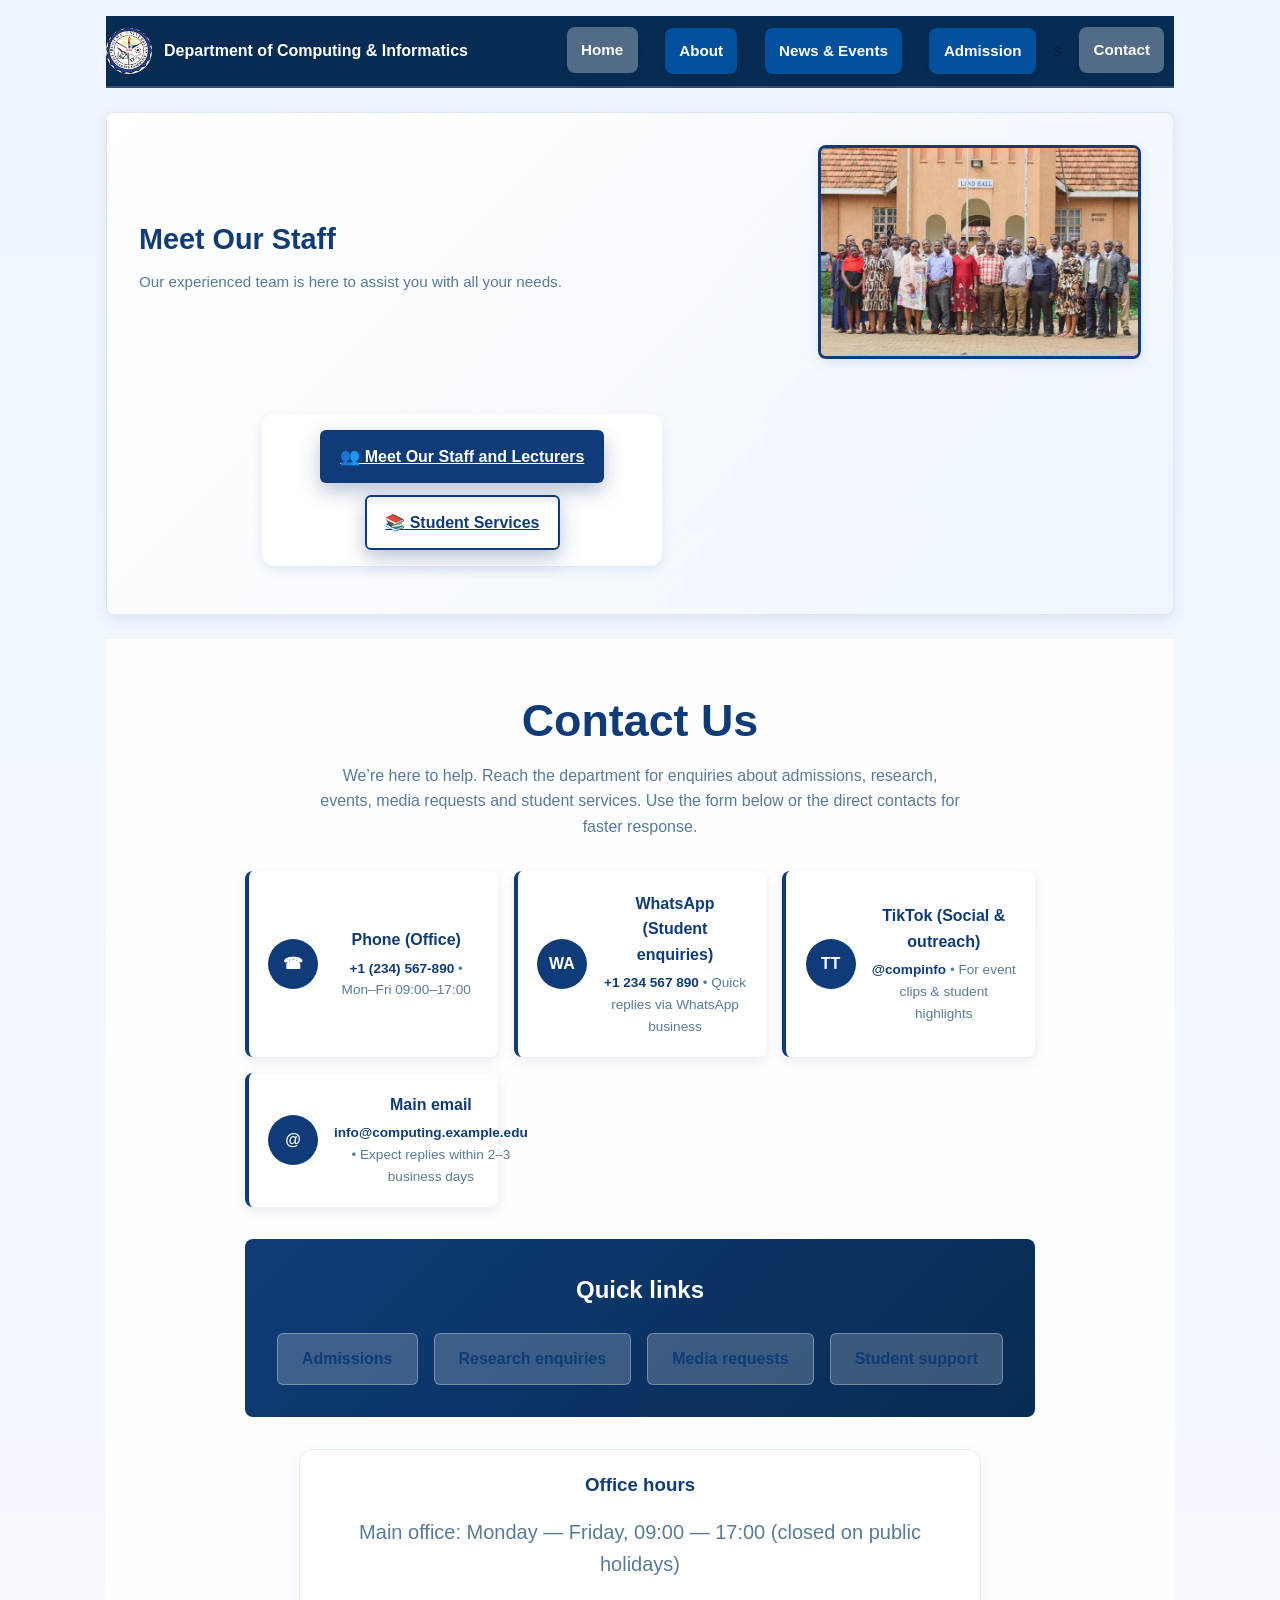
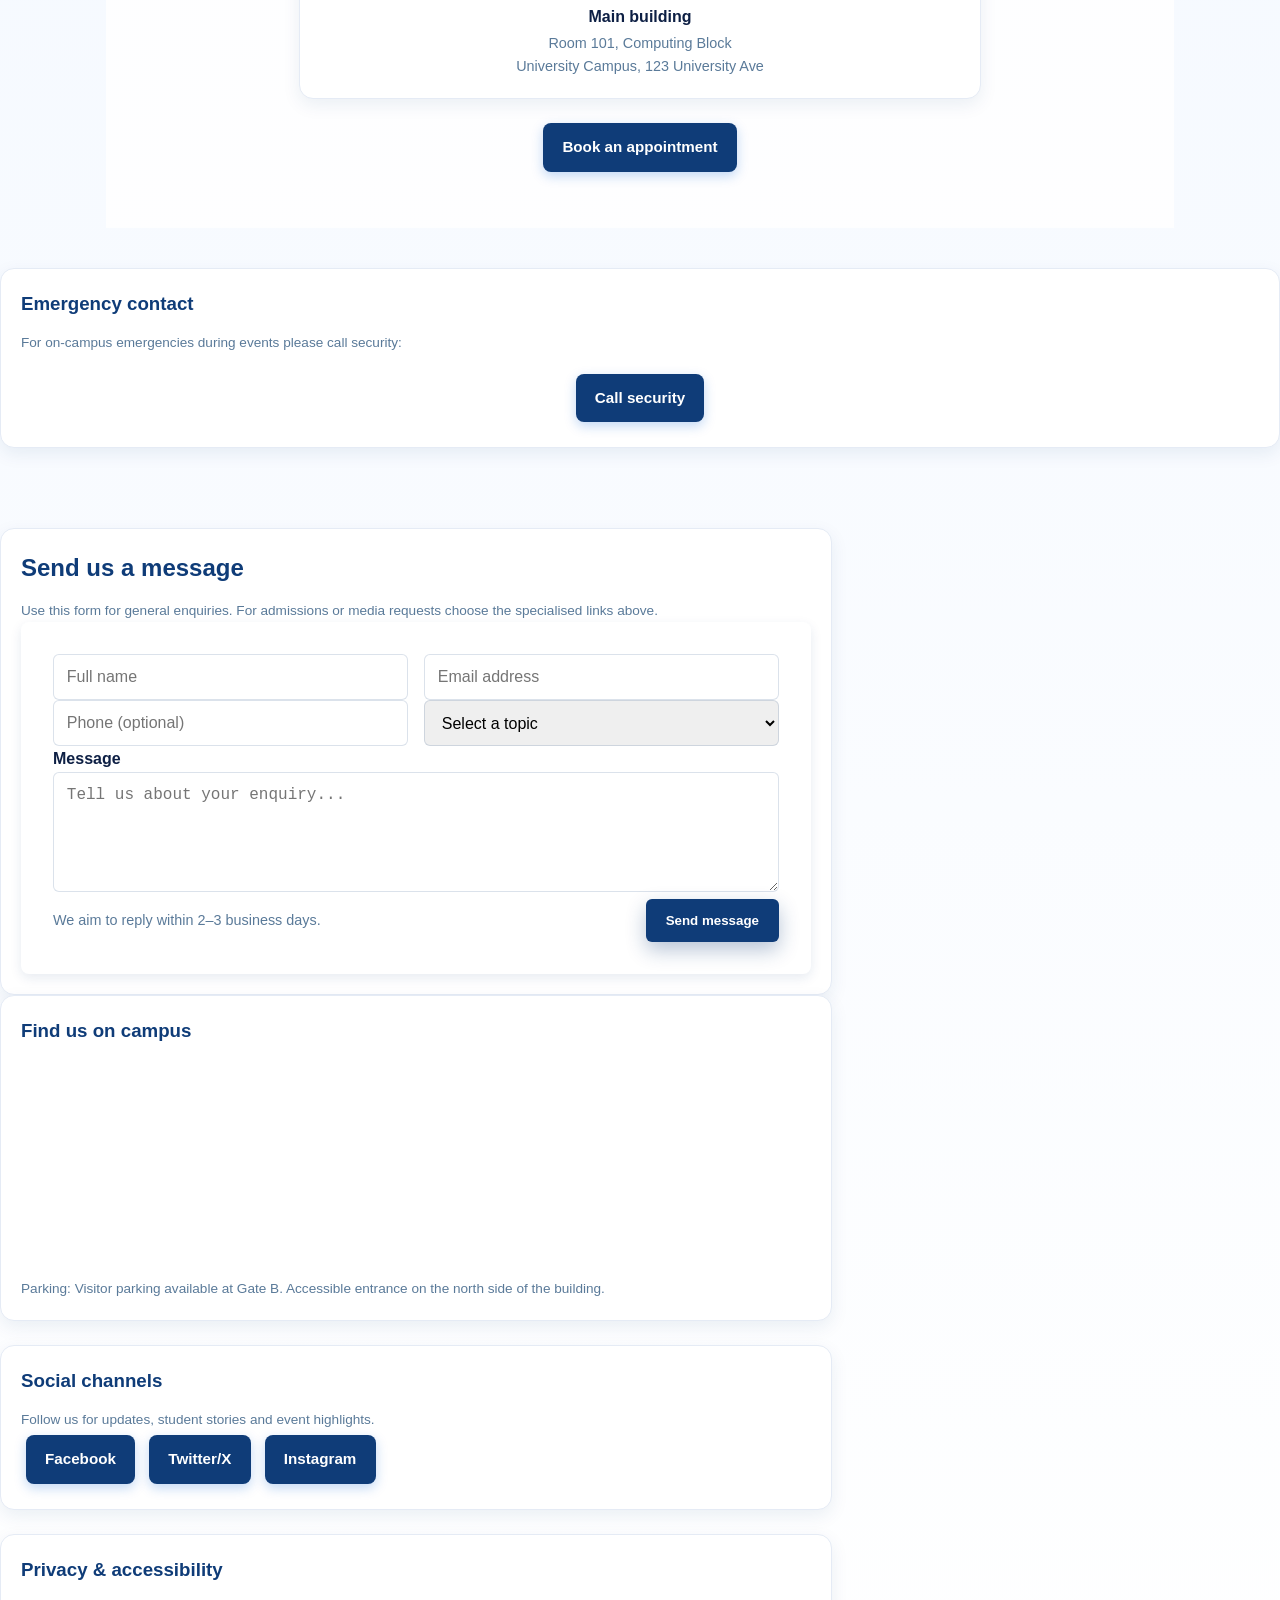
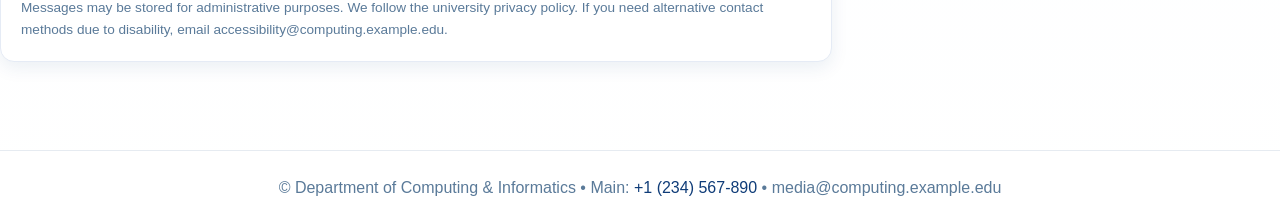
<file: contact.html>
<!DOCTYPE html>
<html lang="en">
<head>
  <meta charset="utf-8" />
  <meta name="viewport" content="width=device-width,initial-scale=1" />
  <title>Contact Us — Department of Computing &amp; Informatics</title>
  <meta name="description" content="Contact the Department of Computing &amp; Informatics. Phone, WhatsApp, TikTok, email addresses, office location, staff directory and hours." />
  <link rel="stylesheet" href="style.css">
  <style>
    :root{
      --blue:#0f3c78;
      --blue-dark:#072c53;
      --white:#ffffff;
      --light-bg:#edf5ff;
      --text:#0b2245;
      --muted:#5a7a99;
      --shadow:0 4px 12px rgba(15,60,120,0.1);
      --radius:8px;
      --transition:all 0.3s ease;
      --container:1100px;
    }
    *{box-sizing:border-box; margin:0; padding:0}
    body{font-family:Inter, system-ui, -apple-system, "Segoe UI", Roboto, Arial; color:var(--text); background:linear-gradient(180deg, var(--light-bg) 0%, var(--white) 100%); -webkit-font-smoothing:antialiased; line-height:1.6}
    .container{max-width:var(--container); margin:0 auto; padding:1rem}

    /* Header */
    header{display:flex; align-items:center; gap:1rem; padding:0.75rem 0; background:var(--white); border-bottom:2px solid var(--blue)}
    .brand{display:flex; align-items:center; gap:0.8rem; color:var(--blue); font-weight:700; text-decoration:none}
    .brand img{width:46px; height:46px; border-radius:50%; background:var(--white)}
    nav{margin-left:auto;display:flex; gap:0.6rem}
    nav a{padding:0.5rem 1rem; border-radius:6px; font-weight:600; color:var(--blue); text-decoration:none; transition:var(--transition)}
    nav a:hover{background:var(--blue); color:var(--white)}
    nav a.active{background:var(--blue); color:var(--white)}

    /* Welcome Staff Section */
    .welcome-staff{display:grid; grid-template-columns:2fr 1fr; gap:2rem; align-items:center; margin:1.5rem 0; padding:2rem; background:linear-gradient(135deg, var(--white) 0%, rgba(237,245,255,0.5) 100%); border-radius:var(--radius); box-shadow:var(--shadow); border:1px solid rgba(15,60,120,0.1)}
    .welcome-staff h2{color:var(--blue); font-size:1.8rem; margin-bottom:0.5rem}
    .welcome-staff p{color:var(--muted); font-size:0.95rem; margin:0}
    .welcome-staff img{width:100%; max-width:400px; height:auto; border-radius:var(--radius); box-shadow:var(--shadow); border:3px solid var(--blue)}
    @media(max-width:768px){.welcome-staff{grid-template-columns:1fr; text-align:center; gap:1.5rem}}

    /* Hero Section */
    .hero{margin:1.5rem 0; padding:2rem}
    .hero h1{font-size:2.5rem; color:var(--blue); margin-bottom:1rem}
    .hero .lead{font-size:1rem; color:var(--muted)}

    /* Contact Methods */
    .contacts{display:grid; grid-template-columns:repeat(auto-fit, minmax(240px, 1fr)); gap:1rem; margin:2rem 0}
    .method{display:flex; gap:1rem; align-items:center; padding:1.2rem; background:var(--white); border-radius:var(--radius); box-shadow:var(--shadow); border-left:4px solid var(--blue); transition:var(--transition)}
    .method:hover{transform:translateY(-3px); box-shadow:0 8px 16px rgba(15,60,120,0.15)}
    .method .icon{width:50px; height:50px; border-radius:50%; display:flex; align-items:center; justify-content:center; font-weight:700; color:var(--white); background:var(--blue); flex-shrink:0}
    .method .meta{flex:1}
    .method h3{margin:0 0 0.3rem 0; color:var(--blue); font-size:1rem}
    .method a{color:var(--blue); font-weight:600; text-decoration:none}
    .method a:hover{text-decoration:underline}
    .helper{color:var(--muted); font-size:0.85rem}

    /* Quick Links */
    .quick-links{margin:2rem 0; padding:2rem; background:linear-gradient(135deg, var(--blue) 0%, var(--blue-dark) 100%); border-radius:var(--radius); color:var(--white)}
    .quick-links h2{margin-bottom:1.5rem; text-align:center; font-size:1.5rem; color:var(--white)}
    .quick-links > div{display:flex; gap:1rem; flex-wrap:wrap; justify-content:center}
    .quick-links a{padding:0.75rem 1.5rem; background:rgba(255,255,255,0.2); color:var(--white); text-decoration:none; border-radius:6px; font-weight:600; transition:var(--transition); border:1px solid rgba(255,255,255,0.3)}
    .quick-links a:hover{background:rgba(255,255,255,0.3); transform:translateY(-2px)}

    /* Grid Layout */
    .grid{display:grid; grid-template-columns:2fr 1fr; gap:2rem; margin:2rem 0}
    @media(max-width:980px){.grid{grid-template-columns:1fr}}

    /* Contact Form */
    .contact-form{background:var(--white); padding:2rem; border-radius:var(--radius); box-shadow:var(--shadow)}
    .contact-form h2{color:var(--blue); margin-bottom:1rem}
    .contact-form .row{display:flex; gap:1rem}
    @media(max-width:600px){.contact-form .row{flex-direction:column}}
    .contact-form input, .contact-form select, .contact-form textarea{width:100%; padding:0.8rem; border:1px solid rgba(15,60,120,0.15); border-radius:6px; font-size:1rem; transition:var(--transition)}
    .contact-form input:focus, .contact-form select:focus, .contact-form textarea:focus{outline:none; border-color:var(--blue); background:var(--light-bg); box-shadow:0 0 0 3px rgba(15,60,120,0.1)}
    .contact-form textarea{min-height:120px; resize:vertical}
    .btn{background:var(--blue); color:var(--white); padding:0.8rem 2rem; border:none; border-radius:6px; font-weight:700; cursor:pointer; transition:var(--transition)}
    .btn:hover{background:var(--blue-dark); transform:translateY(-2px)}

    /* Cards */
    .card{background:var(--white); border-radius:var(--radius); padding:1.5rem; box-shadow:var(--shadow); border:1px solid rgba(15,60,120,0.08)}
    .card h2, .card h3{color:var(--blue); margin-bottom:0.8rem}

    /* Sidebar */
    .sidebar .card{margin-bottom:1.5rem}
    .sidebar h3{color:var(--blue)}
    .map{border-radius:var(--radius); overflow:hidden; box-shadow:var(--shadow)}
    .map iframe{width:100%; height:220px; border:0; display:block}

    /* Staff Directory */
    .staff-list{display:flex; flex-direction:column; gap:0.8rem}
    .staff{display:flex; gap:0.8rem; align-items:center; padding:0.8rem; background:var(--light-bg); border-radius:6px; transition:var(--transition)}
    .staff:hover{background:rgba(15,60,120,0.08); transform:translateX(3px)}
    .avatar{width:50px; height:50px; border-radius:50%; overflow:hidden; background:var(--white); flex-shrink:0}
    .avatar img{width:100%; height:100%; object-fit:cover}

    /* Social channels */
    .card > div a{display:inline-block; padding:0.6rem 1.2rem; margin:0.3rem; background:var(--blue); color:var(--white); text-decoration:none; border-radius:6px; font-weight:600; transition:var(--transition)}
    .card > div a:hover{background:var(--blue-dark); transform:translateY(-2px)}

    /* Footer */
    footer{margin-top:2rem; text-align:center; color:var(--muted); padding:1.5rem; background:var(--white); border-top:1px solid rgba(15,60,120,0.1)}
    footer a{color:var(--blue); text-decoration:none}
    footer a:hover{text-decoration:underline}

    /* Focus states */
    a:focus, button:focus, input:focus{outline:3px solid rgba(15,60,120,0.3); outline-offset:2px; border-radius:4px}
  </style>
</head>
<body>
  <div class="container">
    <header>
      <a class="brand" href="index.html">
        <img src="Image2/logo.jpeg" alt="Dept logo" style="width:46px; border-radius:50%; background-color: white">
        <span>Department of Computing &amp; Informatics</span>
        <link rel="stylesheet" href="style.css" />
      </a>
     <nav class="main-nav" id="mainNav" aria-label="Primary navigation">
                <a href="index.html" class="active">Home</a>
                <a href="about.html">About</a>
                <a href="events.html">News & Events</a>
                <a href="admissions.html">Admission</a>s
                <a href="contact.html" class="active">Contact</a>
               
            </nav>
      </nav>
    </header>

    <section class="welcome-staff">
        <div>
            <h2>Meet Our Staff</h2>
            <p>Our experienced team is here to assist you with all your needs.</p>
        </div>
        <div style="text-align:right">
            <img src="Image2/Staff.jpeg" alt="Our Dedicated Staff" />
        </div>
         <!-- Quick Actions Box -->
    <div class="quick-actions-box">
      <a href="staff.html" class="btn">👥 Meet Our Staff and Lecturers</a>
      <a href="Students Services.html" class="btn outline">📚 Student Services</a>
    </div>
    </section>

    <section class="hero">
      <div style="flex:1">
        <h1>Contact Us</h1>
        <p class="lead">We’re here to help. Reach the department for enquiries about admissions, research, events, media requests and student services. Use the form below or the direct contacts for faster response.</p>

        <div class="contacts" aria-label="Contact methods">
          <div class="method" aria-labelledby="phoneLabel">
            <div class="icon phone" aria-hidden="true">☎</div>
            <div class="meta">
              <h3 id="phoneLabel">Phone (Office)</h3>
              <div class="helper"><a href="tel:+1234567890">+1 (234) 567-890</a> • Mon–Fri 09:00–17:00</div>
            </div>
          </div>

          <div class="method" aria-labelledby="whLabel">
            <div class="icon whatsapp" aria-hidden="true">WA</div>
            <div class="meta">
              <h3 id="whLabel">WhatsApp (Student enquiries)</h3>
              <div class="helper"><a href="https://wa.me/1234567890" target="_blank" rel="noopener">+1 234 567 890</a> • Quick replies via WhatsApp business</div>
            </div>
          </div>

          <div class="method" aria-labelledby="tiktokLabel">
            <div class="icon social" aria-hidden="true">TT</div>
            <div class="meta">
              <h3 id="tiktokLabel">TikTok (Social & outreach)</h3>
              <div class="helper"><a href="https://www.tiktok.com/@compinfo" target="_blank" rel="noopener">@compinfo</a> • For event clips & student highlights</div>
            </div>
          </div>

          <div class="method" aria-labelledby="emailLabel">
            <div class="icon email" aria-hidden="true">@</div>
            <div class="meta">
              <h3 id="emailLabel">Main email</h3>
              <div class="helper"><a href="mailto:info@computing.example.edu">info@computing.example.edu</a> • Expect replies within 2–3 business days</div>
            </div>
          </div>
        </div>

        <div class="quick-links">
          <h2>Quick links</h2>
          <div>
            <a href="admissions.html">Admissions</a>
            <a href="research.html">Research enquiries</a>
            <a href="media.html">Media requests</a>
            <a href="students-services.html">Student support</a>
          </div>
        </div>
      </div>

      <aside class="sidebar">
        <div class="card">
          <h3>Office hours</h3>
          <p class="helper">Main office: Monday — Friday, 09:00 — 17:00 (closed on public holidays)</p>
          <div>
            <div>
               <strong>Main building</strong>
                <div style="color:var(--muted); font-size:0.9rem; margin-top:0.2rem">Room 101, Computing Block<br>University Campus, 123 University Ave</div>
              </div>
            </div>
          </div>
          <div style="margin-top:1rem; text-align:center">
            <a href="mailto:appointments@computing.example.edu" style="display:inline-block; padding:0.75rem 1.2rem; border-radius:8px; background:var(--blue); color:#fff !important; text-decoration:none; font-weight:700; font-size:0.95rem; transition:all 0.3s ease; box-shadow:0 4px 12px rgba(11, 99, 214, 0.25)" onmouseover="this.style.transform='translateY(-2px)'; this.style.boxShadow='0 6px 16px rgba(11, 99, 214, 0.35)'" onmouseout="this.style.transform='translateY(0)'; this.style.boxShadow='0 4px 12px rgba(11, 99, 214, 0.25)'">Book an appointment</a>
          </div>
        </div>

        <div class="card">
          <h3>Emergency contact</h3>
          <p class="helper">For on-campus emergencies during events please call security:</p>
          <div style="margin-top:1rem; text-align:center">
            <a href="tel:+256772123456" style="display:inline-block; padding:0.75rem 1.2rem; border-radius:8px; background:var(--blue); color:#fff !important; text-decoration:none; font-weight:700; font-size:0.95rem; transition:all 0.3s ease; box-shadow:0 4px 12px rgba(11, 99, 214, 0.25)" onmouseover="this.style.transform='translateY(-2px)'; this.style.boxShadow='0 6px 16px rgba(11, 99, 214, 0.35)'" onmouseout="this.style.transform='translateY(0)'; this.style.boxShadow='0 4px 12px rgba(11, 99, 214, 0.25)'">Call security</a>
          </div>
        </div>
      </aside>
    </section>

    <div class="grid">
      <main>
        <div class="card">
          <h2>Send us a message</h2>
          <p class="helper">Use this form for general enquiries. For admissions or media requests choose the specialised links above.</p>

          <form class="contact-form" action="/contact/submit" method="post" novalidate>
            <div class="row">
              <input type="text" name="name" placeholder="Full name" required aria-label="Full name">
              <input type="email" name="email" placeholder="Email address" required aria-label="Email address">
            </div>

            <div class="row">
              <input type="tel" name="phone" placeholder="Phone (optional)" aria-label="Phone">
              <select name="topic" required aria-label="Enquiry topic">
                <option value="">Select a topic</option>
                <option value="admissions">Admissions</option>
                <option value="research">Research collaboration</option>
                <option value="events">Events & bookings</option>
                <option value="media">Media enquiry</option>
                <option value="student-support">Student support</option>
                <option value="other">Other</option>
              </select>
            </div>

            <label style="font-weight:600">Message</label>
            <textarea name="message" placeholder="Tell us about your enquiry..." required aria-label="Message"></textarea>

            <div style="display:flex; gap:0.6rem; align-items:center; justify-content:space-between">
              <div style="color:var(--muted); font-size:0.9rem">We aim to reply within 2–3 business days.</div>
              <button class="btn" type="submit">Send message</button>
            </div>
          </form>
        </div>
      <aside class="sidebar">
        <div class="card map">
          <h3>Find us on campus</h3>
          <!-- Replace src with a real Google Maps embed or university maps link -->
          <iframe src="https://maps.google.com/maps?q=University%20Campus%20123%20University%20Ave&t=&z=15&ie=UTF8&iwloc=&output=embed" loading="lazy" aria-label="Campus location map"></iframe>
          <p class="helper">Parking: Visitor parking available at Gate B. Accessible entrance on the north side of the building.</p>
        </div>

        <div class="card">
          <h3>Social channels</h3>
          <p class="helper">Follow us for updates, student stories and event highlights.</p>
          <div>
            <a href="https://www.facebook.com/100094211837738/videos/4744007105826252/?mibextid=rS40aB7S9Ucbxw6v" style="display:inline-block; padding:0.75rem 1.2rem; border-radius:8px; background:var(--blue); color:#fff !important; text-decoration:none; font-weight:700; font-size:0.95rem; transition:all 0.3s ease; box-shadow:0 4px 12px rgba(11, 99, 214, 0.25)" onmouseover="this.style.transform='translateY(-2px)'; this.style.boxShadow='0 6px 16px rgba(11, 99, 214, 0.35)'" onmouseout="this.style.transform='translateY(0)'; this.style.boxShadow='0 4px 12px rgba(11, 99, 214, 0.25)'">Facebook</a>
            <a href="https://www.google.com/url?sa=t&source=web&rct=j&opi=89978449&url=https://x.com/UnivBugema/status/2032132453813322154&ved=2ahUKEwil6NiH27qTAxVn8LsIHV7uKaAQFnoECC0QAQ&usg=AOvVaw17pMaKywNhXtUjp85lhTeT" style="display:inline-block; padding:0.75rem 1.2rem; border-radius:8px; background:var(--blue); color:#fff !important; text-decoration:none; font-weight:700; font-size:0.95rem; transition:all 0.3s ease; box-shadow:0 4px 12px rgba(11, 99, 214, 0.25)" onmouseover="this.style.transform='translateY(-2px)'; this.style.boxShadow='0 6px 16px rgba(11, 99, 214, 0.35)'" onmouseout="this.style.transform='translateY(0)'; this.style.boxShadow='0 4px 12px rgba(11, 99, 214, 0.25)'">Twitter/X</a>
            <a href="https://www.google.com/url?sa=t&source=web&rct=j&opi=89978449&url=https://www.instagram.com/bugemauniversity/&ved=2ahUKEwi-gaL22rqTAxVmhf0HHdCDCDYQFnoECCMQAQ&sqi=2&usg=AOvVaw2DRhuElC1KJSOvtEzHxGaU" style="display:inline-block; padding:0.75rem 1.2rem; border-radius:8px; background:var(--blue); color:#fff !important; text-decoration:none; font-weight:700; font-size:0.95rem; transition:all 0.3s ease; box-shadow:0 4px 12px rgba(11, 99, 214, 0.25)" onmouseover="this.style.transform='translateY(-2px)'; this.style.boxShadow='0 6px 16px rgba(11, 99, 214, 0.35)'" onmouseout="this.style.transform='translateY(0)'; this.style.boxShadow='0 4px 12px rgba(11, 99, 214, 0.25)'">Instagram</a>
          </div>
        </div>

        <div class="card">
          <h3>Privacy & accessibility</h3>
          <p class="helper">Messages may be stored for administrative purposes. We follow the university privacy policy. If you need alternative contact methods due to disability, email accessibility@computing.example.edu.</p>
        </div>
      </aside>
    </div>

    <footer>
      © Department of Computing &amp; Informatics • Main: <a href="tel:+1234567890">+1 (234) 567-890</a> • media@computing.example.edu
    </footer>
  </div>

  <script>
    // Small client-side enhancements: smooth external links and form validation hint
    (function(){
      // Open external links in new tab safely
      const external = Array.from(document.querySelectorAll('a[target="_blank"]'));
      external.forEach(a => a.setAttribute('rel','noopener'));

      // Simple client validation feedback on submit
      const form = document.querySelector('.contact-form');
      if(form){
        form.addEventListener('submit', function(e){
          const name = form.querySelector('[name="name"]');
          const email = form.querySelector('[name="email"]');
          const topic = form.querySelector('[name="topic"]');
          const message = form.querySelector('[name="message"]');
          let valid = true;
          [name, email, topic, message].forEach(f => {
            if(!f.value || (f === email && !/^\S+@\S+\.\S+$/.test(f.value))){
              f.style.borderColor = 'crimson';
              valid = false;
            } else {
              f.style.borderColor = 'rgba(11,99,214,0.08)';
            }
          });
          if(!valid){
            e.preventDefault();
            alert('Please complete the required fields and enter a valid email address.');
            name.focus();
          }
        });
      }
    })();
  </script>
</body>
</html>
</file>
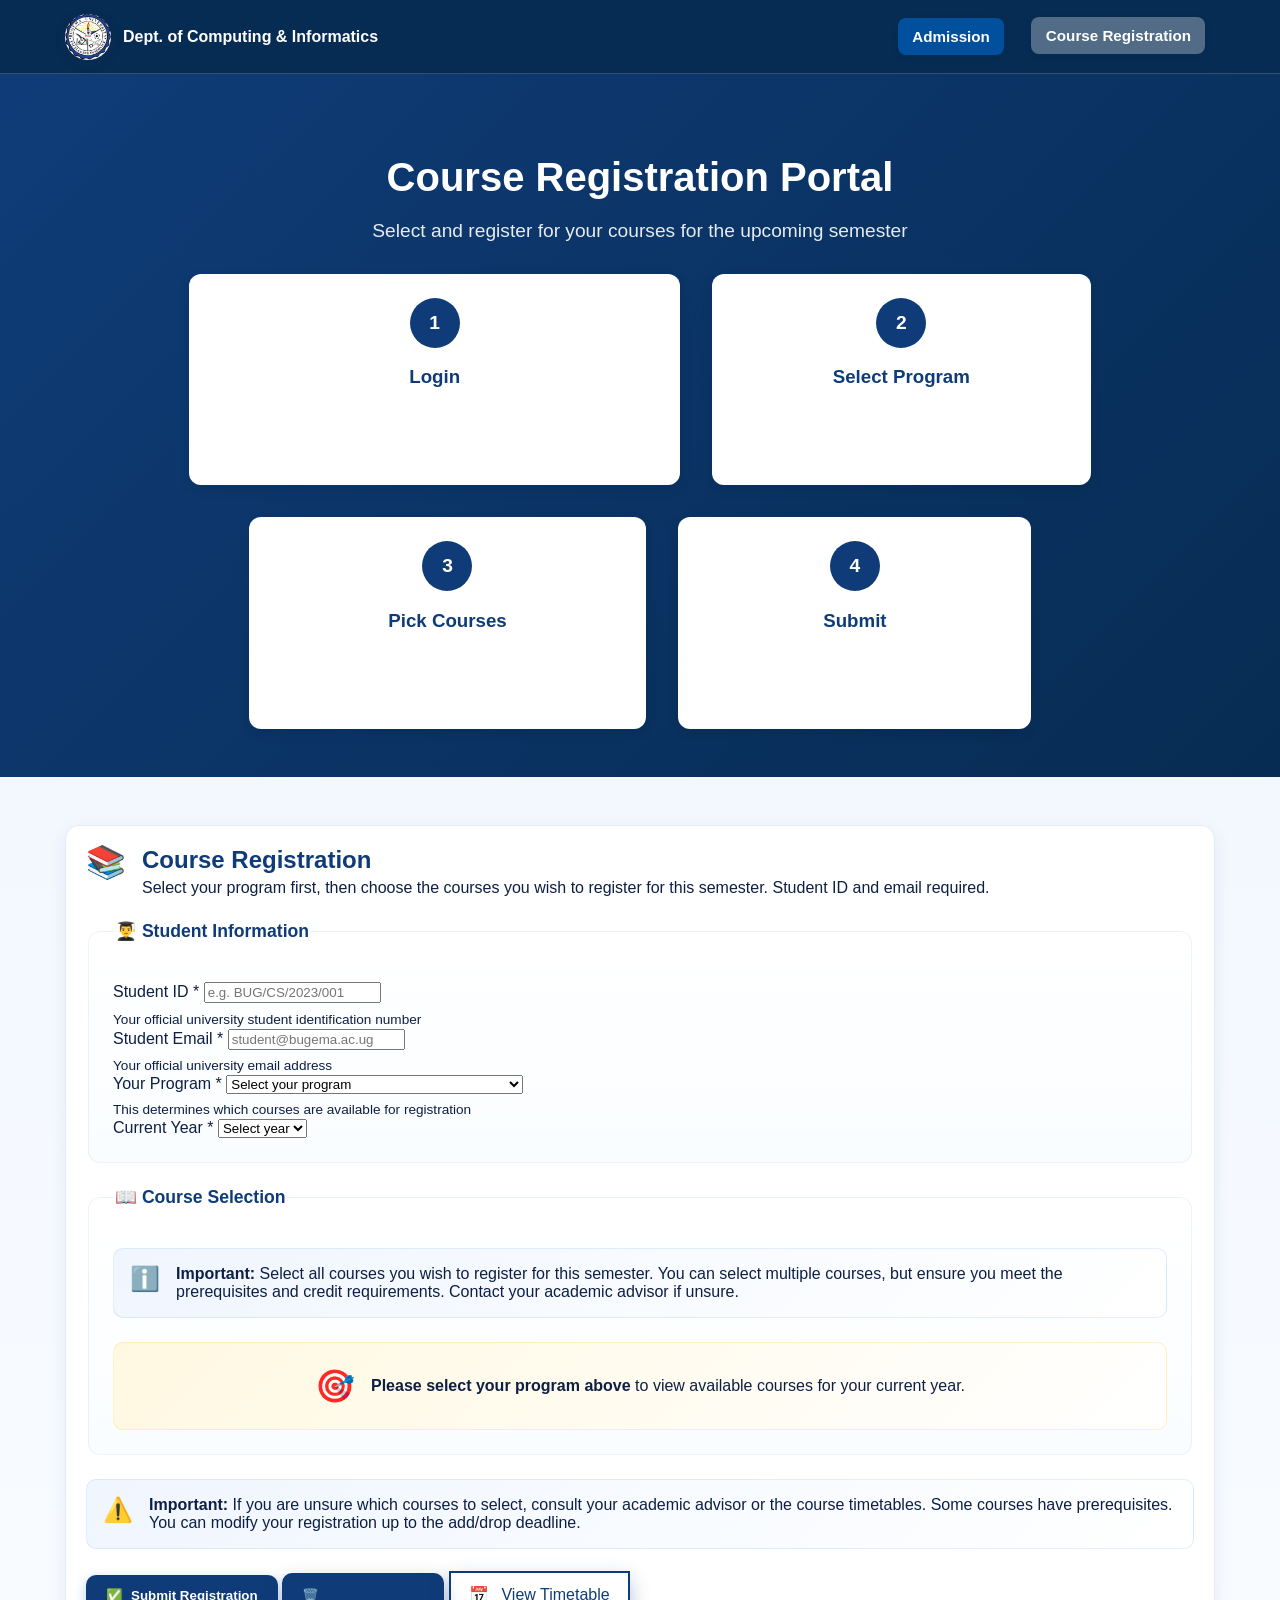
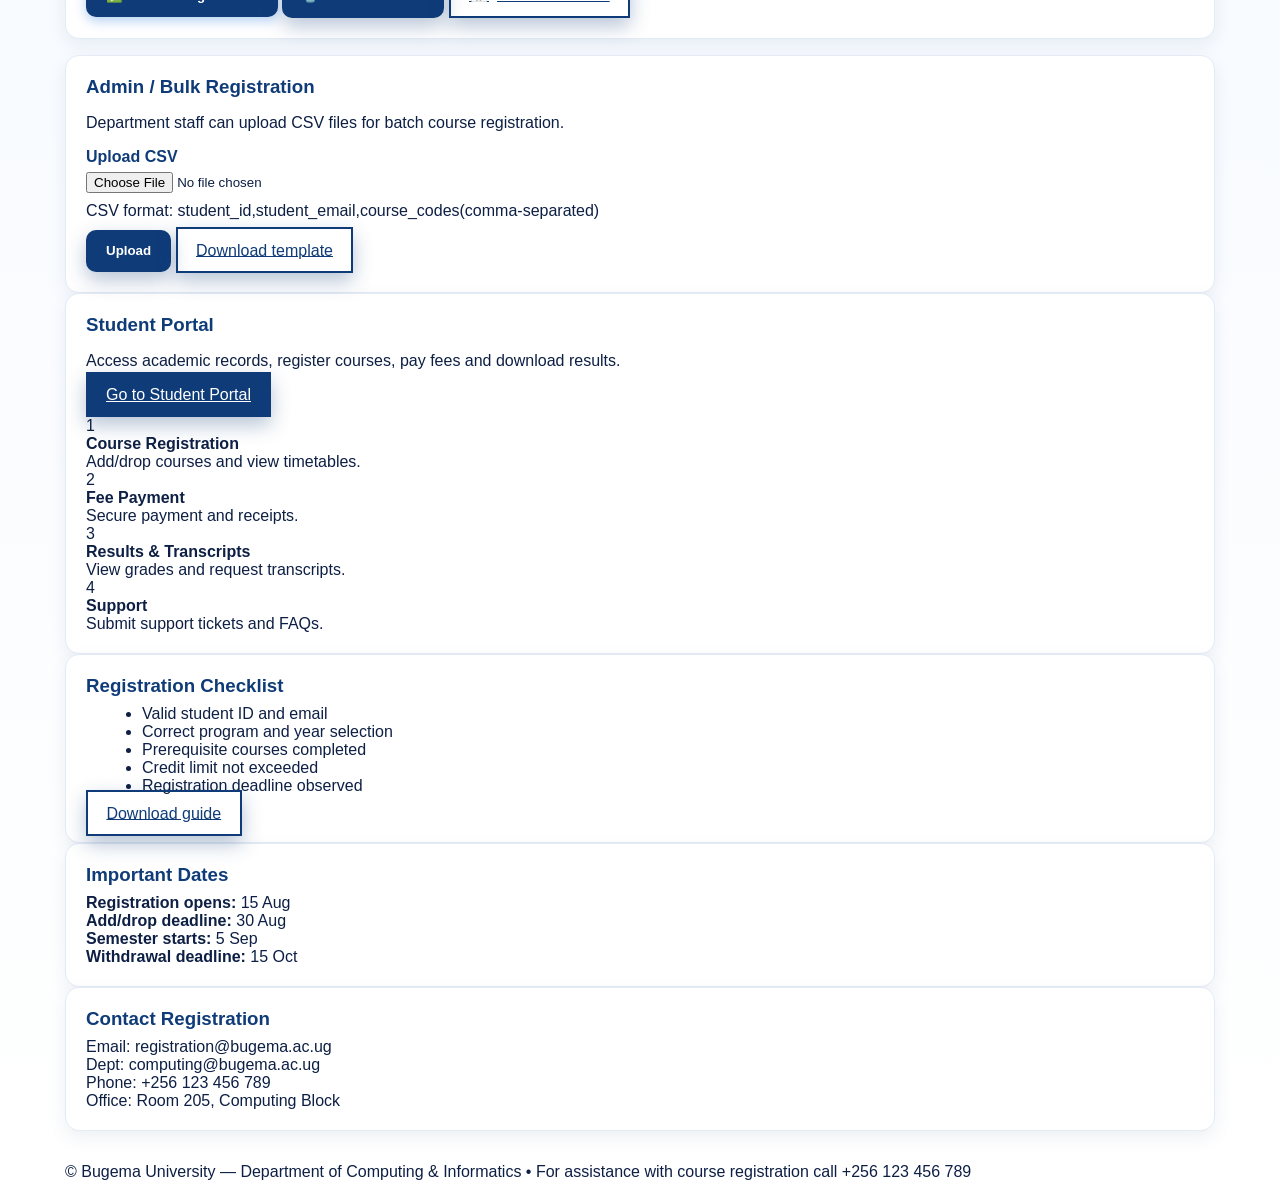
<file: course registration.html>
<!DOCTYPE html>
<html lang="en">
<head>
    <meta charset="UTF-8" />
    <meta name="viewport" content="width=device-width, initial-scale=1.0" />
    <title>Course Registration - Department of Computing and Informatics</title>
    <link rel="stylesheet" href="style.css" />
    <style>
        /* Additional styles specific to course registration page */
        .registration-hero {
            background: linear-gradient(135deg, #0f3c78 0%, #072c53 100%);
            color: white;
            padding: 3rem 0;
            text-align: center;
        }

        .registration-hero h1 {
            font-size: 2.5rem;
            margin-bottom: 1rem;
            font-weight: 700;
        }

        .registration-hero p {
            font-size: 1.2rem;
            margin-bottom: 2rem;
            opacity: 0.9;
        }

        .registration-steps {
            display: flex;
            justify-content: center;
            gap: 2rem;
            margin-top: 2rem;
            flex-wrap: wrap;
        }

        .step {
            background: white;
            padding: 1.5rem;
            border-radius: 12px;
            box-shadow: 0 4px 12px rgba(0,0,0,0.1);
            text-align: center;
            min-width: 200px;
        }

        .step-number {
            width: 50px;
            height: 50px;
            background: var(--blue);
            color: white;
            border-radius: 50%;
            display: flex;
            align-items: center;
            justify-content: center;
            font-weight: bold;
            font-size: 1.2rem;
            margin: 0 auto 1rem;
        }

        .step h3 {
            color: var(--blue);
            margin-bottom: 0.5rem;
        }

        /* Form enhancements */
        .application-form .form-header{display:flex; gap:1rem; align-items:flex-start; margin-bottom:1.5rem}
        .form-icon{font-size:2rem; line-height:1}
        .form-section{border:1px solid rgba(11,99,214,0.08); border-radius:12px; padding:1.5rem; margin-bottom:1.5rem; background:linear-gradient(180deg,#ffffff,#fafdff)}
        .section-title{font-weight:700; color:var(--blue); margin-bottom:1rem; font-size:1.1rem; display:flex; align-items:center; gap:0.5rem}
        .field-help{font-size:0.85rem; color:var(--muted); margin-top:0.4rem; line-height:1.4}
        .character-count{font-size:0.8rem; color:var(--muted); text-align:right; margin-top:0.3rem}
        .full-width{width:100%}

        /* Enhanced file upload */
        .file-upload-area{border:2px dashed rgba(11,99,214,0.2); border-radius:10px; padding:2rem; text-align:center; transition:border-color 0.3s; cursor:pointer; background:linear-gradient(180deg,#ffffff,#f8fbff)}
        .file-upload-area:hover{border-color:var(--blue); background:linear-gradient(180deg,#e8f2ff,#ffffff)}
        .upload-icon{font-size:3rem; margin-bottom:1rem; display:block}
        .upload-text{margin-bottom:0.5rem}
        .upload-link{color:var(--blue); text-decoration:underline; cursor:pointer}
        .upload-hint{font-size:0.9rem; color:var(--muted); margin-top:0.5rem}
        .uploaded-files{margin-top:1rem}

        /* Enhanced checkboxes */
        .checkbox-label{display:flex; align-items:flex-start; gap:0.8rem; margin-bottom:0.8rem; cursor:pointer; padding:0.5rem; border-radius:8px; transition:background 0.2s}
        .checkbox-label:hover{background:rgba(11,99,214,0.03)}
        .checkbox-label input{margin:0; width:auto}
        .checkmark{width:20px; height:20px; border:2px solid rgba(11,99,214,0.3); border-radius:4px; position:relative; display:inline-block; margin-top:2px; transition:all 0.2s}
        .checkbox-label input:checked + .checkmark{background:var(--blue); border-color:var(--blue)}
        .checkbox-label input:checked + .checkmark::after{content:'✓'; position:absolute; top:-2px; left:2px; color:white; font-weight:bold; font-size:14px}

        /* Enhanced buttons */
        .primary-btn{background:linear-gradient(135deg,var(--blue),var(--blue-dark)); color:white; border:none; box-shadow:0 4px 12px rgba(11,99,214,0.3); transition:all 0.3s}
        .primary-btn:hover{transform:translateY(-2px); box-shadow:0 6px 16px rgba(11,99,214,0.4)}
        .btn-icon{margin-right:0.5rem}

        /* Progress indicator */
        .form-progress{margin-top:1.5rem; text-align:center}
        .progress-bar{width:100%; height:8px; background:rgba(11,99,214,0.1); border-radius:4px; overflow:hidden; margin-bottom:0.5rem}
        .progress-fill{height:100%; background:linear-gradient(90deg,var(--blue),var(--blue-dark)); border-radius:4px; transition:width 0.3s ease}
        .progress-text{color:var(--blue); font-weight:500}

        /* Registration form enhancements */
        .registration-form .form-header{display:flex; gap:1rem; align-items:flex-start; margin-bottom:1.5rem}
        .course-selection-notice, .registration-notice{display:flex; gap:1rem; align-items:flex-start; padding:1rem; background:linear-gradient(135deg,#f0f6ff,#ffffff); border:1px solid rgba(11,99,214,0.1); border-radius:10px; margin-bottom:1.5rem}
        .notice-icon{font-size:1.5rem; flex-shrink:0}
        .program-message{display:flex; gap:1rem; align-items:center; padding:1.5rem; background:linear-gradient(135deg,#fff8e1,#ffffff); border:1px solid rgba(255,193,7,0.2); border-radius:10px; text-align:center; justify-content:center}
        .message-icon{font-size:2rem}

        /* Registration summary */
        .registration-summary{background:linear-gradient(135deg,#f0fff4,#ffffff); border:1px solid rgba(34,197,94,0.2); border-radius:12px; padding:1.5rem; margin:1.5rem 0}
        .summary-header{display:flex; gap:1rem; align-items:flex-start; margin-bottom:1rem}
        .summary-icon{font-size:2rem}
        .selected-courses-list{display:flex; flex-wrap:wrap; gap:0.5rem; margin-top:0.5rem}
        .selected-course-tag{background:var(--blue); color:white; padding:0.3rem 0.8rem; border-radius:20px; font-size:0.85rem; font-weight:500}

        /* Year and semester sections */
        .year-section{margin-bottom:1.5rem}
        .semester-section{margin-bottom:1rem}

        /* Courses grid (checkboxes) */
        .courses-grid{display:grid; grid-template-columns:repeat(2,1fr); gap:0.6rem; margin-top:0.6rem}
        @media(min-width:1200px){ .courses-grid{grid-template-columns:repeat(3,1fr)} }
        .course-checkbox{
          display:flex; gap:0.6rem; align-items:flex-start; padding:0.6rem; border-radius:10px; border:1px solid rgba(11,99,214,0.05);
          background:linear-gradient(#fff,#fbfdff);
        }
        .course-checkbox input{margin-top:6px}

        /* Responsive design */
        @media(max-width:768px){
            .registration-steps{flex-direction:column; align-items:center}
            .step{min-width:auto; width:100%; max-width:300px}
            .courses-grid{grid-template-columns:1fr}
        }
    </style>
</head>
<body>
    <header class="topbar">
        <div class="container header-inner">
            <a href="index.html" class="brand">
                <img src="Image2/logo.jpeg" alt="Department Logo" class="logo" />
                <span>Dept. of Computing & Informatics</span>
            </a>
            <button class="nav-toggle" id="navToggle" aria-label="Open menu">☰</button>
            <nav class="main-nav" id="mainNav" aria-label="Primary navigation">
                <a href="admissions.html">Admission</a>
                <a href="course registration.html" class="active">Course Registration</a>
               
            </nav>
        </div>
    </header>

    <section class="registration-hero">
        <div class="container">
            <h1>Course Registration Portal</h1>
            <p>Select and register for your courses for the upcoming semester</p>

            <div class="registration-steps">
                <div class="step">
                    <div class="step-number">1</div>
                    <h3>Login</h3>
                    <p>Use your student ID and email to access the system</p>
                </div>
                <div class="step">
                    <div class="step-number">2</div>
                    <h3>Select Program</h3>
                    <p>Choose your program and current year</p>
                </div>
                <div class="step">
                    <div class="step-number">3</div>
                    <h3>Pick Courses</h3>
                    <p>Select courses from the available options</p>
                </div>
                <div class="step">
                    <div class="step-number">4</div>
                    <h3>Submit</h3>
                    <p>Review and submit your registration</p>
                </div>
            </div>
        </div>
    </section>

    <main class="container">
        <div class="grid">
            <!-- Left: main content -->
            <div>
                <!-- Course Registration Form -->
                <section id="register" class="card registration-form" aria-labelledby="register-title">
                    <div class="form-header">
                        <div class="form-icon">📚</div>
                        <div>
                            <h2 id="register-title" style="color:var(--blue); margin:0 0 0.3rem 0">Course Registration</h2>
                            <p class="small" style="margin:0">Select your program first, then choose the courses you wish to register for this semester. Student ID and email required.</p>
                        </div>
                    </div>

                    <form action="/register-courses" method="post" novalidate class="registration-form-content">
                        <!-- Student Information Section -->
                        <fieldset class="form-section">
                            <legend class="section-title">👨‍🎓 Student Information</legend>

                            <div class="form-row">
                                <div class="field">
                                    <label for="stu-id">Student ID *</label>
                                    <input id="stu-id" name="student_id" type="text" required placeholder="e.g. BUG/CS/2023/001" aria-describedby="stu-id-help">
                                    <div class="field-help" id="stu-id-help">Your official university student identification number</div>
                                </div>
                                <div class="field">
                                    <label for="stu-email">Student Email *</label>
                                    <input id="stu-email" name="student_email" type="email" required placeholder="student@bugema.ac.ug" aria-describedby="stu-email-help">
                                    <div class="field-help" id="stu-email-help">Your official university email address</div>
                                </div>
                            </div>

                            <div class="form-row">
                                <div class="field">
                                    <label for="stu-program">Your Program *</label>
                                    <select id="stu-program" name="program" required aria-describedby="stu-program-help">
                                        <option value="">Select your program</option>
                                        <option value="bse">Bachelor of Science in Software Engineering</option>
                                        <option value="bit">Bachelor of Science in Information Technology</option>
                                        <option value="bbc">Bachelor of Business Computing</option>
                                    </select>
                                    <div class="field-help" id="stu-program-help">This determines which courses are available for registration</div>
                                </div>
                                <div class="field">
                                    <label for="stu-year">Current Year *</label>
                                    <select id="stu-year" name="current_year" required>
                                        <option value="">Select year</option>
                                        <option value="1">Year 1</option>
                                        <option value="2">Year 2</option>
                                        <option value="3">Year 3</option>
                                    </select>
                                </div>
                            </div>
                        </fieldset>

                        <!-- Course Selection Section -->
                        <fieldset class="form-section">
                            <legend class="section-title">📖 Course Selection</legend>

                            <div class="course-selection-notice">
                                <div class="notice-icon">ℹ️</div>
                                <div>
                                    <strong>Important:</strong> Select all courses you wish to register for this semester. You can select multiple courses, but ensure you meet the prerequisites and credit requirements. Contact your academic advisor if unsure.
                                </div>
                            </div>

                            <div id="courses-container">
                                <div id="select-program-msg" class="program-message" role="alert">
                                    <div class="message-icon">🎯</div>
                                    <div>
                                        <strong>Please select your program above</strong> to view available courses for your current year.
                                    </div>
                                </div>

                                <!-- BSE Courses -->
                                <div id="bse-courses" class="program-courses" role="group" aria-label="BSE Courses" style="display:none;">
                                    <div class="year-section">
                                        <h4 style="color:var(--blue); margin:0 0 0.5rem 0;">Year 1</h4>
                                        <div class="semester-section">
                                            <h5 style="color:var(--blue-dark); margin:0 0 0.3rem 0; font-size:1rem;">Semester 1</h5>
                                            <div class="courses-grid">
                                                <label class="course-checkbox"><input type="checkbox" name="courses[]" value="cs101"> <div><strong>CS101</strong> — Introduction to Programming</div></label>
                                                <label class="course-checkbox"><input type="checkbox" name="courses[]" value="cs102"> <div><strong>CS102</strong> — Computer Systems</div></label>
                                                <label class="course-checkbox"><input type="checkbox" name="courses[]" value="math101"> <div><strong>MATH101</strong> — Discrete Mathematics</div></label>
                                                <label class="course-checkbox"><input type="checkbox" name="courses[]" value="eng101"> <div><strong>ENG101</strong> — Communication Skills</div></label>
                                            </div>
                                        </div>
                                        <div class="semester-section">
                                            <h5 style="color:var(--blue-dark); margin:0.5rem 0 0.3rem 0; font-size:1rem;">Semester 2</h5>
                                            <div class="courses-grid">
                                                <label class="course-checkbox"><input type="checkbox" name="courses[]" value="cs201"> <div><strong>CS201</strong> — Data Structures</div></label>
                                                <label class="course-checkbox"><input type="checkbox" name="courses[]" value="cs202"> <div><strong>CS202</strong> — Object-Oriented Programming</div></label>
                                                <label class="course-checkbox"><input type="checkbox" name="courses[]" value="math201"> <div><strong>MATH201</strong> — Calculus</div></label>
                                                <label class="course-checkbox"><input type="checkbox" name="courses[]" value="stat201"> <div><strong>STAT201</strong> — Statistics</div></label>
                                            </div>
                                        </div>
                                    </div>

                                    <div class="year-section">
                                        <h4 style="color:var(--blue); margin:1rem 0 0.5rem 0;">Year 2</h4>
                                        <div class="semester-section">
                                            <h5 style="color:var(--blue-dark); margin:0 0 0.3rem 0; font-size:1rem;">Semester 1</h5>
                                            <div class="courses-grid">
                                                <label class="course-checkbox"><input type="checkbox" name="courses[]" value="cs301"> <div><strong>CS301</strong> — Algorithms</div></label>
                                                <label class="course-checkbox"><input type="checkbox" name="courses[]" value="db301"> <div><strong>DB301</strong> — Database Systems</div></label>
                                                <label class="course-checkbox"><input type="checkbox" name="courses[]" value="se301"> <div><strong>SE301</strong> — Software Engineering</div></label>
                                                <label class="course-checkbox"><input type="checkbox" name="courses[]" value="web301"> <div><strong>WEB301</strong> — Web Development</div></label>
                                            </div>
                                        </div>
                                        <div class="semester-section">
                                            <h5 style="color:var(--blue-dark); margin:0.5rem 0 0.3rem 0; font-size:1rem;">Semester 2</h5>
                                            <div class="courses-grid">
                                                <label class="course-checkbox"><input type="checkbox" name="courses[]" value="ai401"> <div><strong>AI401</strong> — Artificial Intelligence</div></label>
                                                <label class="course-checkbox"><input type="checkbox" name="courses[]" value="net401"> <div><strong>NET401</strong> — Computer Networks</div></label>
                                                <label class="course-checkbox"><input type="checkbox" name="courses[]" value="sec401"> <div><strong>SEC401</strong> — Information Security</div></label>
                                                <label class="course-checkbox"><input type="checkbox" name="courses[]" value="proj401"> <div><strong>PROJ401</strong> — Project Management</div></label>
                                            </div>
                                        </div>
                                    </div>

                                    <div class="year-section">
                                        <h4 style="color:var(--blue); margin:1rem 0 0.5rem 0;">Year 3</h4>
                                        <div class="semester-section">
                                            <h5 style="color:var(--blue-dark); margin:0 0 0.3rem 0; font-size:1rem;">Semester 1</h5>
                                            <div class="courses-grid">
                                                <label class="course-checkbox"><input type="checkbox" name="courses[]" value="ml501"> <div><strong>ML501</strong> — Machine Learning</div></label>
                                                <label class="course-checkbox"><input type="checkbox" name="courses[]" value="mobile501"> <div><strong>MOBILE501</strong> — Mobile App Development</div></label>
                                                <label class="course-checkbox"><input type="checkbox" name="courses[]" value="cloud501"> <div><strong>CLOUD501</strong> — Cloud Computing</div></label>
                                                <label class="course-checkbox"><input type="checkbox" name="courses[]" value="ethics501"> <div><strong>ETHICS501</strong> — Professional Ethics</div></label>
                                            </div>
                                        </div>
                                        <div class="semester-section">
                                            <h5 style="color:var(--blue-dark); margin:0.5rem 0 0.3rem 0; font-size:1rem;">Semester 2</h5>
                                            <div class="courses-grid">
                                                <label class="course-checkbox"><input type="checkbox" name="courses[]" value="cap601"> <div><strong>CAP601</strong> — Capstone Project</div></label>
                                                <label class="course-checkbox"><input type="checkbox" name="courses[]" value="intern601"> <div><strong>INTERN601</strong> — Internship</div></label>
                                                <label class="course-checkbox"><input type="checkbox" name="courses[]" value="elect601"> <div><strong>ELECT601</strong> — Elective Course</div></label>
                                            </div>
                                        </div>
                                    </div>
                                </div>

                                <!-- BIT Courses -->
                                <div id="bit-courses" class="program-courses" role="group" aria-label="BIT Courses" style="display:none;">
                                    <div class="year-section">
                                        <h4 style="color:var(--blue); margin:0 0 0.5rem 0;">Year 1</h4>
                                        <div class="semester-section">
                                            <h5 style="color:var(--blue-dark); margin:0 0 0.3rem 0; font-size:1rem;">Semester 1</h5>
                                            <div class="courses-grid">
                                                <label class="course-checkbox"><input type="checkbox" name="courses[]" value="it101"> <div><strong>IT101</strong> — Introduction to IT</div></label>
                                                <label class="course-checkbox"><input type="checkbox" name="courses[]" value="cs101"> <div><strong>CS101</strong> — Programming Fundamentals</div></label>
                                                <label class="course-checkbox"><input type="checkbox" name="courses[]" value="math101"> <div><strong>MATH101</strong> — Mathematics for IT</div></label>
                                                <label class="course-checkbox"><input type="checkbox" name="courses[]" value="bus101"> <div><strong>BUS101</strong> — Business Communication</div></label>
                                            </div>
                                        </div>
                                        <div class="semester-section">
                                            <h5 style="color:var(--blue-dark); margin:0.5rem 0 0.3rem 0; font-size:1rem;">Semester 2</h5>
                                            <div class="courses-grid">
                                                <label class="course-checkbox"><input type="checkbox" name="courses[]" value="net201"> <div><strong>NET201</strong> — Computer Networks</div></label>
                                                <label class="course-checkbox"><input type="checkbox" name="courses[]" value="db201"> <div><strong>DB201</strong> — Database Management</div></label>
                                                <label class="course-checkbox"><input type="checkbox" name="courses[]" value="web201"> <div><strong>WEB201</strong> — Web Technologies</div></label>
                                                <label class="course-checkbox"><input type="checkbox" name="courses[]" value="os201"> <div><strong>OS201</strong> — Operating Systems</div></label>
                                            </div>
                                        </div>
                                    </div>

                                    <div class="year-section">
                                        <h4 style="color:var(--blue); margin:1rem 0 0.5rem 0;">Year 2</h4>
                                        <div class="semester-section">
                                            <h5 style="color:var(--blue-dark); margin:0 0 0.3rem 0; font-size:1rem;">Semester 1</h5>
                                            <div class="courses-grid">
                                                <label class="course-checkbox"><input type="checkbox" name="courses[]" value="sec301"> <div><strong>SEC301</strong> — Cybersecurity</div></label>
                                                <label class="course-checkbox"><input type="checkbox" name="courses[]" value="sys301"> <div><strong>SYS301</strong> — System Administration</div></label>
                                                <label class="course-checkbox"><input type="checkbox" name="courses[]" value="proj301"> <div><strong>PROJ301</strong> — IT Project Management</div></label>
                                                <label class="course-checkbox"><input type="checkbox" name="courses[]" value="data301"> <div><strong>DATA301</strong> — Data Analytics</div></label>
                                            </div>
                                        </div>
                                        <div class="semester-section">
                                            <h5 style="color:var(--blue-dark); margin:0.5rem 0 0.3rem 0; font-size:1rem;">Semester 2</h5>
                                            <div class="courses-grid">
                                                <label class="course-checkbox"><input type="checkbox" name="courses[]" value="cloud401"> <div><strong>CLOUD401</strong> — Cloud Computing</div></label>
                                                <label class="course-checkbox"><input type="checkbox" name="courses[]" value="mobile401"> <div><strong>MOBILE401</strong> — Mobile Computing</div></label>
                                                <label class="course-checkbox"><input type="checkbox" name="courses[]" value="ecom401"> <div><strong>ECOM401</strong> — E-Commerce</div></label>
                                                <label class="course-checkbox"><input type="checkbox" name="courses[]" value="law401"> <div><strong>LAW401</strong> — IT Law & Ethics</div></label>
                                            </div>
                                        </div>
                                    </div>

                                    <div class="year-section">
                                        <h4 style="color:var(--blue); margin:1rem 0 0.5rem 0;">Year 3</h4>
                                        <div class="semester-section">
                                            <h5 style="color:var(--blue-dark); margin:0 0 0.3rem 0; font-size:1rem;">Semester 1</h5>
                                            <div class="courses-grid">
                                                <label class="course-checkbox"><input type="checkbox" name="courses[]" value="ai501"> <div><strong>AI501</strong> — Artificial Intelligence</div></label>
                                                <label class="course-checkbox"><input type="checkbox" name="courses[]" value="big501"> <div><strong>BIG501</strong> — Big Data</div></label>
                                                <label class="course-checkbox"><input type="checkbox" name="courses[]" value="iot501"> <div><strong>IOT501</strong> — Internet of Things</div></label>
                                                <label class="course-checkbox"><input type="checkbox" name="courses[]" value="elect501"> <div><strong>ELECT501</strong> — Elective</div></label>
                                            </div>
                                        </div>
                                        <div class="semester-section">
                                            <h5 style="color:var(--blue-dark); margin:0.5rem 0 0.3rem 0; font-size:1rem;">Semester 2</h5>
                                            <div class="courses-grid">
                                                <label class="course-checkbox"><input type="checkbox" name="courses[]" value="cap601"> <div><strong>CAP601</strong> — Capstone Project</div></label>
                                                <label class="course-checkbox"><input type="checkbox" name="courses[]" value="intern601"> <div><strong>INTERN601</strong> — Internship</div></label>
                                                <label class="course-checkbox"><input type="checkbox" name="courses[]" value="research601"> <div><strong>RESEARCH601</strong> — Research Methods</div></label>
                                            </div>
                                        </div>
                                    </div>
                                </div>

                                <!-- BBC Courses -->
                                <div id="bbc-courses" class="program-courses" role="group" aria-label="BBC Courses" style="display:none;">
                                    <div class="year-section">
                                        <h4 style="color:var(--blue); margin:0 0 0.5rem 0;">Year 1</h4>
                                        <div class="semester-section">
                                            <h5 style="color:var(--blue-dark); margin:0 0 0.3rem 0; font-size:1rem;">Semester 1</h5>
                                            <div class="courses-grid">
                                                <label class="course-checkbox"><input type="checkbox" name="courses[]" value="bus101"> <div><strong>BUS101</strong> — Introduction to Business</div></label>
                                                <label class="course-checkbox"><input type="checkbox" name="courses[]" value="cs101"> <div><strong>CS101</strong> — Computer Fundamentals</div></label>
                                                <label class="course-checkbox"><input type="checkbox" name="courses[]" value="math101"> <div><strong>MATH101</strong> — Business Mathematics</div></label>
                                                <label class="course-checkbox"><input type="checkbox" name="courses[]" value="acc101"> <div><strong>ACC101</strong> — Accounting Principles</div></label>
                                            </div>
                                        </div>
                                        <div class="semester-section">
                                            <h5 style="color:var(--blue-dark); margin:0.5rem 0 0.3rem 0; font-size:1rem;">Semester 2</h5>
                                            <div class="courses-grid">
                                                <label class="course-checkbox"><input type="checkbox" name="courses[]" value="db201"> <div><strong>DB201</strong> — Database Systems</div></label>
                                                <label class="course-checkbox"><input type="checkbox" name="courses[]" value="prog201"> <div><strong>PROG201</strong> — Programming for Business</div></label>
                                                <label class="course-checkbox"><input type="checkbox" name="courses[]" value="stat201"> <div><strong>STAT201</strong> — Business Statistics</div></label>
                                                <label class="course-checkbox"><input type="checkbox" name="courses[]" value="mgmt201"> <div><strong>MGMT201</strong> — Management Information Systems</div></label>
                                            </div>
                                        </div>
                                    </div>

                                    <div class="year-section">
                                        <h4 style="color:var(--blue); margin:1rem 0 0.5rem 0;">Year 2</h4>
                                        <div class="semester-section">
                                            <h5 style="color:var(--blue-dark); margin:0 0 0.3rem 0; font-size:1rem;">Semester 1</h5>
                                            <div class="courses-grid">
                                                <label class="course-checkbox"><input type="checkbox" name="courses[]" value="erp301"> <div><strong>ERP301</strong> — ERP Systems</div></label>
                                                <label class="course-checkbox"><input type="checkbox" name="courses[]" value="ecom301"> <div><strong>ECOM301</strong> — E-Commerce</div></label>
                                                <label class="course-checkbox"><input type="checkbox" name="courses[]" value="data301"> <div><strong>DATA301</strong> — Data Analytics</div></label>
                                                <label class="course-checkbox"><input type="checkbox" name="courses[]" value="sec301"> <div><strong>SEC301</strong> — Information Security</div></label>
                                            </div>
                                        </div>
                                        <div class="semester-section">
                                            <h5 style="color:var(--blue-dark); margin:0.5rem 0 0.3rem 0; font-size:1rem;">Semester 2</h5>
                                            <div class="courses-grid">
                                                <label class="course-checkbox"><input type="checkbox" name="courses[]" value="sys401"> <div><strong>SYS401</strong> — Business Systems Analysis</div></label>
                                                <label class="course-checkbox"><input type="checkbox" name="courses[]" value="proj401"> <div><strong>PROJ401</strong> — IT Project Management</div></label>
                                                <label class="course-checkbox"><input type="checkbox" name="courses[]" value="web401"> <div><strong>WEB401</strong> — Web Development</div></label>
                                                <label class="course-checkbox"><input type="checkbox" name="courses[]" value="law401"> <div><strong>LAW401</strong> — Business Law</div></label>
                                            </div>
                                        </div>
                                    </div>

                                    <div class="year-section">
                                        <h4 style="color:var(--blue); margin:1rem 0 0.5rem 0;">Year 3</h4>
                                        <div class="semester-section">
                                            <h5 style="color:var(--blue-dark); margin:0 0 0.3rem 0; font-size:1rem;">Semester 1</h5>
                                            <div class="courses-grid">
                                                <label class="course-checkbox"><input type="checkbox" name="courses[]" value="ai501"> <div><strong>AI501</strong> — Business Intelligence</div></label>
                                                <label class="course-checkbox"><input type="checkbox" name="courses[]" value="cloud501"> <div><strong>CLOUD501</strong> — Cloud Computing</div></label>
                                                <label class="course-checkbox"><input type="checkbox" name="courses[]" value="mobile501"> <div><strong>MOBILE501</strong> — Mobile Business Solutions</div></label>
                                                <label class="course-checkbox"><input type="checkbox" name="courses[]" value="elect501"> <div><strong>ELECT501</strong> — Elective</div></label>
                                            </div>
                                        </div>
                                        <div class="semester-section">
                                            <h5 style="color:var(--blue-dark); margin:0.5rem 0 0.3rem 0; font-size:1rem;">Semester 2</h5>
                                            <div class="courses-grid">
                                                <label class="course-checkbox"><input type="checkbox" name="courses[]" value="cap601"> <div><strong>CAP601</strong> — Capstone Project</div></label>
                                                <label class="course-checkbox"><input type="checkbox" name="courses[]" value="intern601"> <div><strong>INTERN601</strong> — Internship</div></label>
                                                <label class="course-checkbox"><input type="checkbox" name="courses[]" value="strat601"> <div><strong>STRAT601</strong> — Strategic IT Management</div></label>
                                            </div>
                                        </div>
                                    </div>
                                </div>
                            </div>
                        </fieldset>

                        <!-- Registration Summary -->
                        <div class="registration-summary" id="registration-summary" style="display:none;">
                            <div class="summary-header">
                                <div class="summary-icon">📊</div>
                                <div>
                                    <h4 style="color:var(--blue); margin:0 0 0.3rem 0;">Registration Summary</h4>
                                    <div id="selected-courses-count">0 courses selected</div>
                                </div>
                            </div>
                            <div id="selected-courses-list" class="selected-courses-list"></div>
                        </div>

                        <div class="registration-notice">
                            <div class="notice-icon">⚠️</div>
                            <div>
                                <strong>Important:</strong> If you are unsure which courses to select, consult your academic advisor or the course timetables. Some courses have prerequisites. You can modify your registration up to the add/drop deadline.
                            </div>
                        </div>

                        <div class="form-actions" role="group" aria-label="Registration actions">
                            <button type="submit" class="btn primary-btn" id="submit-registration">
                                <span class="btn-icon">✅</span>
                                Submit Registration
                            </button>
                            <button type="button" class="btn outline" onclick="clearSelection()">
                                <span class="btn-icon">🗑️</span>
                                Clear Selection
                            </button>
                            <a class="btn outline" href="timtable.html">
                                <span class="btn-icon">📅</span>
                                View Timetable
                            </a>
                        </div>

                        <div class="form-progress" id="registration-progress" style="display:none;">
                            <div class="progress-bar">
                                <div class="progress-fill" id="registration-progress-fill"></div>
                            </div>
                            <div class="progress-text" id="registration-progress-text">Submitting registration...</div>
                        </div>
                    </form>
                </section>

                <!-- Optional: Bulk upload for admin -->
                <section class="card" aria-labelledby="bulk-title" style="margin-top:1rem">
                    <h3 id="bulk-title" style="color:var(--blue); margin:0 0 0.5rem 0">Admin / Bulk Registration</h3>
                    <p class="small">Department staff can upload CSV files for batch course registration.</p>
                    <form action="/admin/bulk-register" method="post" enctype="multipart/form-data">
                        <label for="bulk-file" style="font-weight:600; color:var(--blue); margin-bottom:0.35rem; display:block">Upload CSV</label>
                        <input id="bulk-file" name="bulk_csv" type="file" accept=".csv">
                        <div style="margin-top:0.6rem" class="small">CSV format: student_id,student_email,course_codes(comma-separated)</div>
                        <div class="form-actions" style="margin-top:0.6rem">
                            <button class="btn" type="submit">Upload</button>
                            <a class="btn outline" href="downloads/registration-template.csv">Download template</a>
                        </div>
                    </form>
                </section>
            </div>

            <!-- Right: sidebar -->
            <aside class="sidebar">
                <div class="card">
                    <h3 style="color:var(--blue); margin:0 0 0.5rem 0">Student Portal</h3>
                    <p class="small">Access academic records, register courses, pay fees and download results.</p>

                    <div style="margin-top:0.75rem">
                        <a class="btn" href="https://www.google.com/url?sa=t&source=web&rct=j&opi=89978449&url=https://erms.bugemauniv.ac.ug/student/login/&ved=2ahUKEwiH9oL3yLCTAxWyV6QEHVS_HzoQFnoECA4QAQ&sqi=2&usg=AOvVaw03dw8WxM5R-ePM-65IioSg" target="_blank" rel="noopener">Go to Student Portal</a>
                    </div>

                    <div class="portal-features" style="margin-top:0.8rem">
                        <div class="feature"><div class="icon">1</div><div><strong>Course Registration</strong><div class="small">Add/drop courses and view timetables.</div></div></div>
                        <div class="feature"><div class="icon">2</div><div><strong>Fee Payment</strong><div class="small">Secure payment and receipts.</div></div></div>
                        <div class="feature"><div class="icon">3</div><div><strong>Results & Transcripts</strong><div class="small">View grades and request transcripts.</div></div></div>
                        <div class="feature"><div class="icon">4</div><div><strong>Support</strong><div class="small">Submit support tickets and FAQs.</div></div></div>
                    </div>
                </div>

                <div class="card">
                    <h3 style="color:var(--blue); margin:0 0 0.5rem 0">Registration Checklist</h3>
                    <ul style="color:var(--muted); margin:0.5rem 0 0 1rem">
                        <li>Valid student ID and email</li>
                        <li>Correct program and year selection</li>
                        <li>Prerequisite courses completed</li>
                        <li>Credit limit not exceeded</li>
                        <li>Registration deadline observed</li>
                    </ul>
                    <div style="margin-top:0.6rem">
                        <a class="btn outline" href="downloads/registration-guide.pdf">Download guide</a>
                    </div>
                </div>

                <div class="card">
                    <h3 style="color:var(--blue); margin:0 0 0.5rem 0">Important Dates</h3>
                    <div class="small">
                        <strong>Registration opens:</strong> 15 Aug<br>
                        <strong>Add/drop deadline:</strong> 30 Aug<br>
                        <strong>Semester starts:</strong> 5 Sep<br>
                        <strong>Withdrawal deadline:</strong> 15 Oct
                    </div>
                </div>

                <div class="card">
                    <h3 style="color:var(--blue); margin:0 0 0.5rem 0">Contact Registration</h3>
                    <div class="small">
                        Email: registration@bugema.ac.ug<br>
                        Dept: computing@bugema.ac.ug<br>
                        Phone: +256 123 456 789<br>
                        Office: Room 205, Computing Block
                    </div>
                </div>
            </aside>
        </div>
    </main>

    <footer>
        <div class="container">
            © Bugema University — Department of Computing & Informatics • For assistance with course registration call +256 123 456 789
        </div>
    </footer>

    <script>
        document.addEventListener('DOMContentLoaded', function() {
            // Course registration functionality
            const programSelect = document.getElementById('stu-program');
            const yearSelect = document.getElementById('stu-year');
            const courseContainers = document.querySelectorAll('.program-courses');
            const selectMsg = document.getElementById('select-program-msg');
            const registrationSummary = document.getElementById('registration-summary');
            const selectedCoursesCount = document.getElementById('selected-courses-count');
            const selectedCoursesList = document.getElementById('selected-courses-list');

            function updateCourseDisplay() {
                const selectedProgram = programSelect.value;
                const selectedYear = yearSelect.value;

                // Hide all course containers
                courseContainers.forEach(container => {
                    container.style.display = 'none';
                });

                // Show/hide message and summary
                if (selectedProgram && selectedYear) {
                    selectMsg.style.display = 'none';
                    registrationSummary.style.display = 'block';

                    const selectedContainer = document.getElementById(selectedProgram + '-courses');
                    if (selectedContainer) {
                        selectedContainer.style.display = 'block';

                        // Show only the selected year
                        const yearSections = selectedContainer.querySelectorAll('.year-section');
                        yearSections.forEach((section, index) => {
                            section.style.display = (index + 1) == selectedYear ? 'block' : 'none';
                        });
                    }
                } else {
                    selectMsg.style.display = 'flex';
                    registrationSummary.style.display = 'none';
                }

                updateRegistrationSummary();
            }

            if (programSelect) {
                programSelect.addEventListener('change', updateCourseDisplay);
            }

            if (yearSelect) {
                yearSelect.addEventListener('change', updateCourseDisplay);
            }

            // Update registration summary when courses are selected
            document.addEventListener('change', function(e) {
                if (e.target.type === 'checkbox' && e.target.name === 'courses[]') {
                    updateRegistrationSummary();
                }
            });

            function updateRegistrationSummary() {
                const selectedCheckboxes = document.querySelectorAll('input[name="courses[]"]:checked');
                const count = selectedCheckboxes.length;

                selectedCoursesCount.textContent = count + ' course' + (count !== 1 ? 's' : '') + ' selected';

                selectedCoursesList.innerHTML = '';
                selectedCheckboxes.forEach(checkbox => {
                    const courseCode = checkbox.value;
                    const courseName = checkbox.parentElement.textContent.trim().split(' — ')[1];
                    const tag = document.createElement('span');
                    tag.className = 'selected-course-tag';
                    tag.textContent = courseCode;
                    tag.title = courseName;
                    selectedCoursesList.appendChild(tag);
                });
            }

            // Clear selection function
            window.clearSelection = function() {
                const checkboxes = document.querySelectorAll('input[name="courses[]"]');
                checkboxes.forEach(checkbox => {
                    checkbox.checked = false;
                });
                updateRegistrationSummary();
            };

            // Form validation enhancement
            const forms = document.querySelectorAll('form');
            forms.forEach(form => {
                form.addEventListener('submit', function(e) {
                    const requiredFields = form.querySelectorAll('[required]');
                    let isValid = true;

                    requiredFields.forEach(field => {
                        if (!field.value.trim()) {
                            field.style.borderColor = '#dc3545';
                            isValid = false;
                        } else {
                            field.style.borderColor = '';
                        }
                    });

                    if (!isValid) {
                        e.preventDefault();
                        alert('Please fill in all required fields.');
                    }
                });
            });

            // Enhanced form field validation feedback
            const inputs = document.querySelectorAll('input, select, textarea');
            inputs.forEach(input => {
                input.addEventListener('blur', function() {
                    if (this.hasAttribute('required') && !this.value.trim()) {
                        this.style.borderColor = '#dc3545';
                    } else {
                        this.style.borderColor = '';
                    }
                });

                input.addEventListener('input', function() {
                    if (this.style.borderColor === 'rgb(220, 53, 69)') {
                        this.style.borderColor = '';
                    }
                });
            });

            // Mobile navigation toggle
            const navToggle = document.getElementById('navToggle');
            const mainNav = document.getElementById('mainNav');

            if (navToggle && mainNav) {
                navToggle.addEventListener('click', function() {
                    mainNav.classList.toggle('active');
                    navToggle.setAttribute('aria-expanded', mainNav.classList.contains('active'));
                });
            }
        });
    </script>
</body>
</html>
</file>
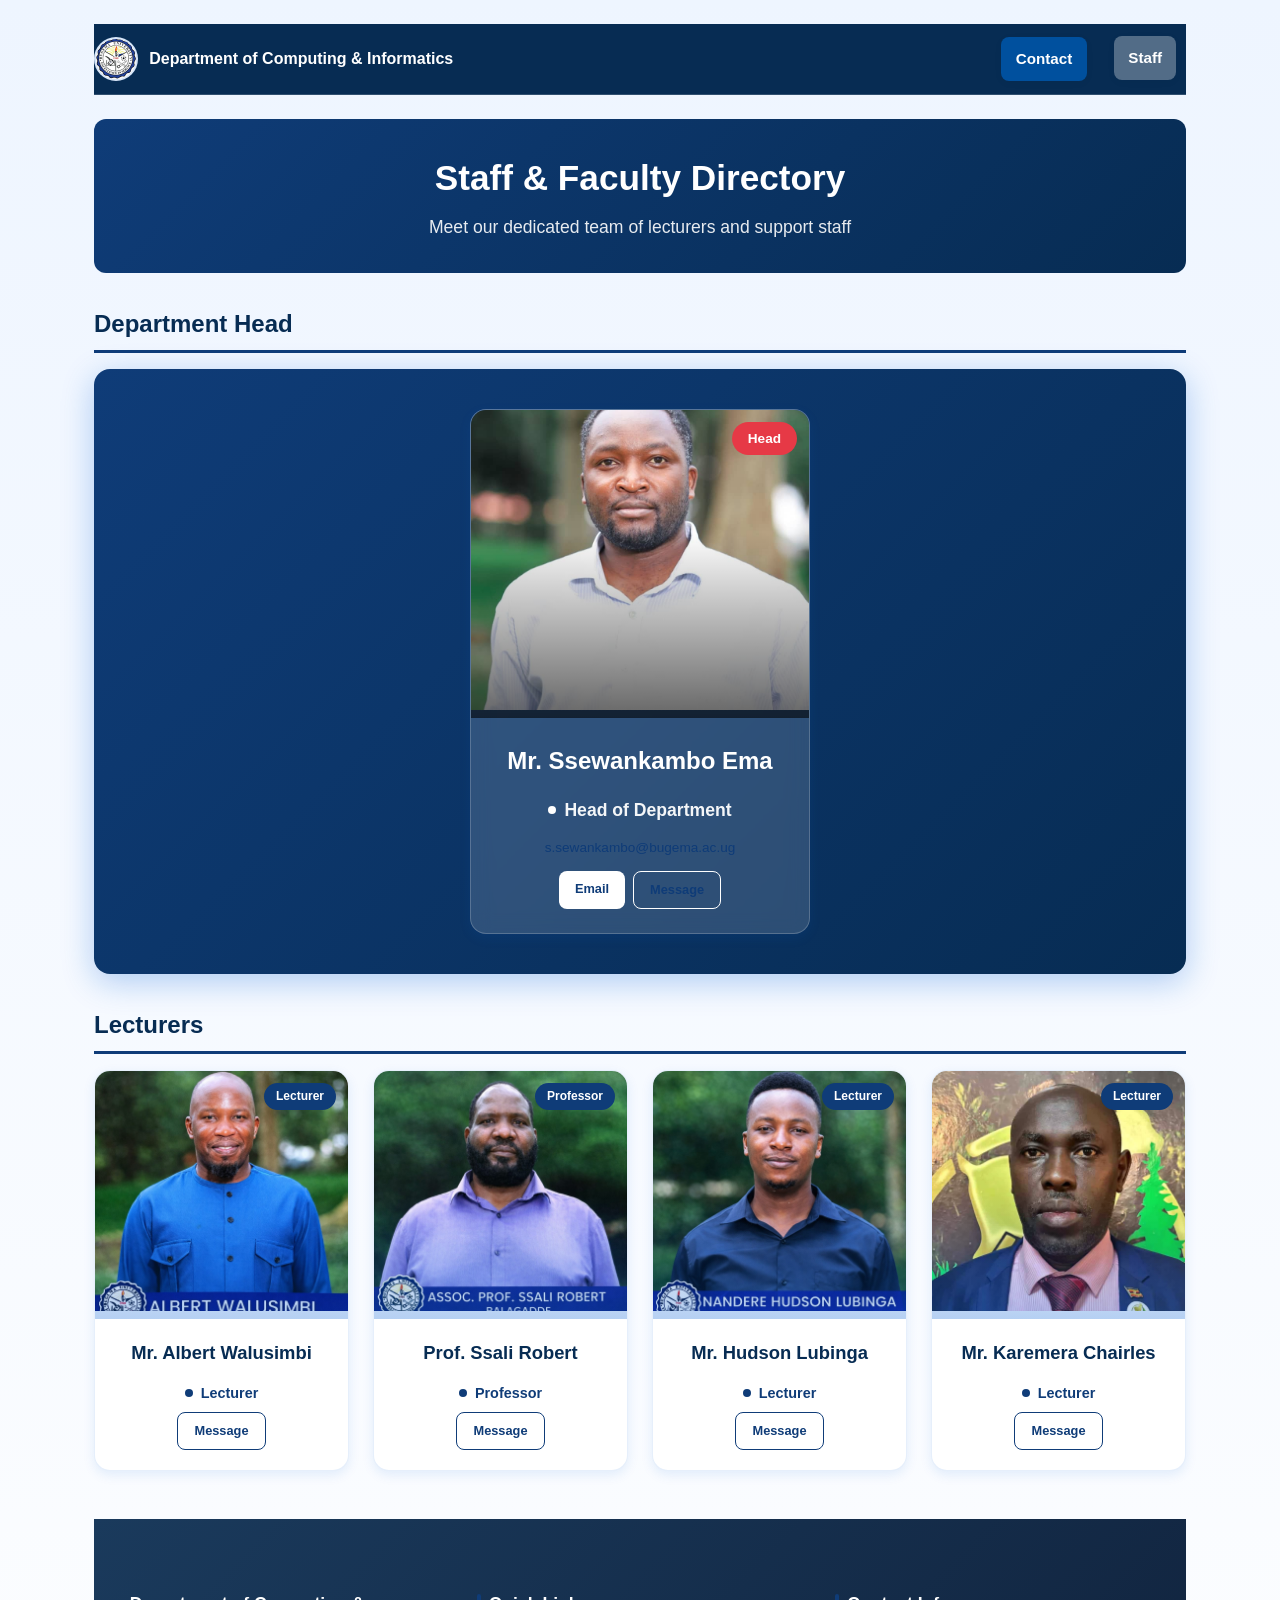
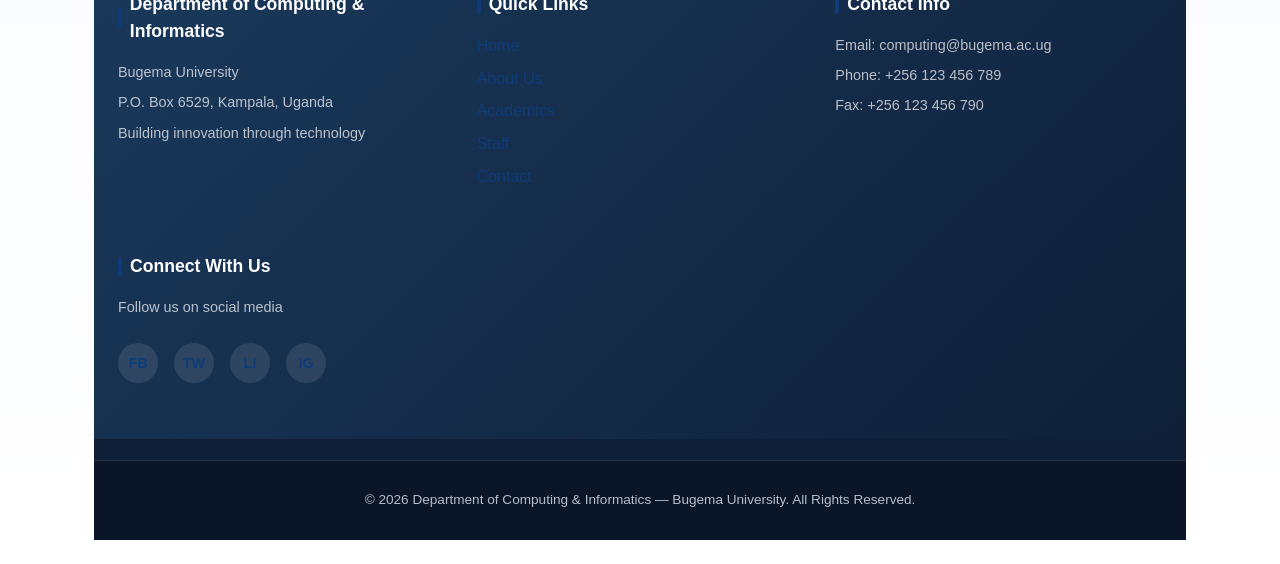
<file: staff.html>
<!DOCTYPE html>
<html lang="en">
<head>
  <meta charset="UTF-8" />
  <meta name="viewport" content="width=device-width, initial-scale=1.0" />
  <title>Staff Directory — Department of Computing &amp; Informatics</title>
  <link rel="stylesheet" href="style.css" />
  <style>
    :root {
      --blue: #0b63d6;
      --blue-dark: #094fa8;
      --white: #ffffff;
      --muted: #4f5766;
      --background: #f2f7ff;
      --accent: #e63946;
    }
    * { box-sizing: border-box; }
    body {
      margin: 0;
      font-family: Inter, system-ui, -apple-system, "Segoe UI", Roboto, sans-serif;
      color: #0f1f38;
      background: var(--background);
      line-height: 1.55;
    }
    .container {
      max-width: 1140px;
      margin: 0 auto;
      padding: 1.5rem;
    }
    h1, h2, h3 { color: var(--blue-dark); margin: 0; }
    .page-header {
      text-align: center;
      padding: 2rem 1rem;
      background: linear-gradient(135deg, var(--blue) 0%, var(--blue-dark) 100%);
      color: var(--white);
      border-radius: 12px;
      margin-bottom: 2rem;
    }
    .page-header h1 { color: var(--white); font-size: 2.2rem; margin-bottom: 0.5rem; }
    .page-header p { color: rgba(255,255,255,0.9); margin: 0; font-size: 1.1rem; }
    .section-title {
      font-size: 1.5rem;
      margin: 2rem 0 1rem;
      padding-bottom: 0.5rem;
      border-bottom: 3px solid var(--blue);
    }
    .staff-grid {
      display: grid;
      grid-template-columns: repeat(auto-fill, minmax(250px, 1fr));
      gap: 1.5rem;
      margin-bottom: 2rem;
    }
    .staff-card {
      background: var(--white);
      border-radius: 16px;
      overflow: hidden;
      box-shadow: 0 4px 12px rgba(11,99,214,0.1);
      border: 1px solid rgba(11,99,214,0.1);
      transition: transform 0.3s ease, box-shadow 0.3s ease;
      position: relative;
    }
    .staff-card:hover {
      transform: translateY(-8px);
      box-shadow: 0 12px 32px rgba(11,99,214,0.2);
    }
    .staff-card .image-wrapper {
      position: relative;
      overflow: hidden;
    }
    .staff-card .image-wrapper::before {
      content: '';
      position: absolute;
      top: 0;
      left: 0;
      right: 0;
      bottom: 0;
      background: linear-gradient(180deg, transparent 50%, rgba(11,99,214,0.3) 100%);
      z-index: 1;
    }
    .staff-card .image-wrapper img {
      width: 100%;
      height: 240px;
      object-fit: cover;
      transition: transform 0.3s ease;
    }
    .staff-card:hover .image-wrapper img {
      transform: scale(1.05);
    }
    .staff-card .role-badge {
      position: absolute;
      top: 12px;
      right: 12px;
      background: var(--blue);
      color: var(--white);
      padding: 4px 12px;
      border-radius: 20px;
      font-size: 0.75rem;
      font-weight: 600;
      z-index: 2;
    }
    .staff-card .staff-info {
      padding: 1.25rem;
      text-align: center;
    }
    .staff-card .staff-info h3 {
      font-size: 1.15rem;
      margin-bottom: 0.3rem;
      color: var(--blue-dark);
      font-weight: 700;
    }
    .staff-card .staff-info .position {
      color: var(--blue);
      font-weight: 600;
      font-size: 0.9rem;
      margin-bottom: 0.5rem;
      display: flex;
      align-items: center;
      justify-content: center;
      gap: 0.5rem;
    }
    .staff-card .staff-info .position::before {
      content: '';
      width: 8px;
      height: 8px;
      background: var(--blue);
      border-radius: 50%;
    }
    .staff-card .staff-info .email {
      color: var(--muted);
      font-size: 0.85rem;
      margin-bottom: 0.8rem;
    }
    .staff-card .staff-info .email a {
      color: var(--blue);
      text-decoration: none;
      font-weight: 500;
    }
    .staff-card .staff-info .email a:hover {
      text-decoration: underline;
    }
    .staff-card .staff-actions {
      display: flex;
      gap: 0.5rem;
      justify-content: center;
    }
    .staff-card .staff-actions a {
      padding: 0.5rem 1rem;
      background: var(--blue);
      color: var(--white);
      text-decoration: none;
      border-radius: 8px;
      font-size: 0.8rem;
      font-weight: 600;
      transition: background 0.2s ease;
    }
    .staff-card .staff-actions a:hover {
      background: var(--blue-dark);
    }
    .staff-card .staff-actions a.secondary {
      background: transparent;
      border: 1px solid var(--blue);
      color: var(--blue);
    }
    .staff-card .staff-actions a.secondary:hover {
      background: var(--blue);
      color: var(--white);
    }
    .main-card {
      background: linear-gradient(135deg, var(--blue) 0%, var(--blue-dark) 100%);
      padding: 2.5rem;
      border-radius: 16px;
      text-align: center;
      color: var(--white);
      margin-bottom: 2rem;
      box-shadow: 0 8px 32px rgba(11,99,214,0.3);
    }
    .main-card .staff-card {
      max-width: 340px;
      margin: 0 auto;
      background: rgba(255,255,255,0.15);
      backdrop-filter: blur(10px);
      border: 1px solid rgba(255,255,255,0.2);
    }
    .main-card .staff-card .image-wrapper {
      border-radius: 12px 12px 0 0;
      overflow: hidden;
    }
    .main-card .staff-card .image-wrapper img {
      height: 300px;
    }
    .main-card .staff-card .image-wrapper::before {
      background: linear-gradient(180deg, transparent 40%, rgba(0,0,0,0.6) 100%);
    }
    .main-card .staff-card .role-badge {
      background: #e63946;
      color: var(--white);
      font-size: 0.85rem;
      padding: 6px 16px;
    }
    .main-card .staff-card .staff-info {
      background: transparent;
      padding: 1.5rem;
    }
    .main-card .staff-card .staff-info h3 {
      color: var(--white);
      font-size: 1.5rem;
    }
    .main-card .staff-card .staff-info .position {
      color: rgba(255,255,255,0.95);
      font-size: 1.1rem;
    }
    .main-card .staff-card .staff-info .position::before {
      background: var(--white);
    }
    .main-card .staff-card .staff-info .email a {
      color: var(--white);
    }
    .main-card .staff-card .staff-actions a {
      background: var(--white);
      color: var(--blue);
    }
    .main-card .staff-card .staff-actions a:hover {
      background: #e63946;
      color: var(--white);
    }
    .main-card .staff-card .staff-actions a.secondary {
      background: transparent;
      border: 1px solid var(--white);
      color: var(--white);
    }
    .main-card .staff-card .staff-actions a.secondary:hover {
      background: var(--white);
      color: var(--blue);
    }
    footer {
      margin-top: 3rem;
      background: #0f1f38;
      color: var(--white);
      padding: 0;
    }
    .footer-main {
      background: linear-gradient(135deg, #1a3a5c 0%, #0f1f38 100%);
      padding: 3rem 1.5rem;
    }
    .footer-content {
      max-width: 1140px;
      margin: 0 auto;
      display: grid;
      grid-template-columns: repeat(auto-fit, minmax(250px, 1fr));
      gap: 2rem;
    }
    .footer-section h4 {
      color: var(--white);
      font-size: 1.1rem;
      margin-bottom: 1rem;
      display: flex;
      align-items: center;
      gap: 0.5rem;
    }
    .footer-section h4::before {
      content: '';
      width: 4px;
      height: 20px;
      background: var(--blue);
      border-radius: 2px;
    }
    .footer-section p {
      color: rgba(255,255,255,0.7);
      margin: 0.5rem 0;
      font-size: 0.9rem;
    }
    .footer-section a {
      color: rgba(255,255,255,0.7);
      text-decoration: none;
      display: block;
      margin: 0.5rem 0;
      transition: color 0.2s ease;
    }
    .footer-section a:hover {
      color: var(--white);
    }
    .footer-social {
      display: flex;
      gap: 1rem;
      margin-top: 1rem;
    }
    .footer-social a {
      width: 40px;
      height: 40px;
      background: rgba(255,255,255,0.1);
      border-radius: 50%;
      display: flex;
      align-items: center;
      justify-content: center;
      color: var(--white);
      font-weight: bold;
      font-size: 0.9rem;
    }
    .footer-social a:hover {
      background: var(--blue);
    }
    .footer-bottom {
      background: #0a1628;
      padding: 1rem 1.5rem;
      text-align: center;
      color: rgba(255,255,255,0.5);
      font-size: 0.85rem;
    }
    .footer-bottom a {
      color: var(--blue);
      text-decoration: none;
    }
    @media (max-width: 640px) {
      .staff-grid { grid-template-columns: 1fr; }
      .footer-content { grid-template-columns: 1fr; }
    }
  </style>
</head>
<body>
  <div class="container">
    <header style="display:flex; align-items:center; justify-content:space-between; gap:0.8rem; padding:0.8rem 0; border-bottom:1px solid rgba(15,31,56,0.12); margin-bottom:1.5rem;">
      <a class="brand" href="index.html" style="display:flex; align-items:center; gap:0.7rem; font-weight:700; color:var(--blue); text-decoration:none;">
        <img src="Image2/logo.jpeg" alt="Dept Logo" style="width:44px; height:44px; border-radius:50%; object-fit:cover; border:2px solid rgba(11,99,214,0.16); background:#fff;">
        <span>Department of Computing &amp; Informatics</span>
         <link rel="stylesheet" href="style.css" />
</a>
      <nav class="main-nav" id="mainNav" aria-label="Primary navigation">
        <a href="contact.html">Contact</a>
        <a href="staff.html" class="active">Staff</a>
      </nav>
    </header>

    <div class="page-header">
      <h1>Staff &amp; Faculty Directory</h1>
      <p>Meet our dedicated team of lecturers and support staff</p>
    </div>

    <h2 class="section-title">Department Head</h2>
    <div class="main-card">
      <div class="staff-card">
        <div class="image-wrapper">
          <img src="Image2/Hod.jpeg" alt="Ssewankambo Ema">
          <span class="role-badge">Head</span>
        </div>
        <div class="staff-info">
          <h3>Mr. Ssewankambo Ema</h3>
          <p class="position">Head of Department</p>
          <p class="email"><a href="mailto:s.sewankambo@bugema.ac.ug">s.sewankambo@bugema.ac.ug</a></p>
          <div class="staff-actions">
            <a href="mailto:s.sewankambo@bugema.ac.ug">Email</a>
            <a href="contact.html" class="secondary">Message</a>
          </div>
        </div>
      </div>
    </div>

    <h2 class="section-title">Lecturers</h2>
    <div class="staff-grid">
      <div class="staff-card">
        <div class="image-wrapper">
          <img src="Image2/Albert.jpeg" alt="Mr. Albert">
          <span class="role-badge">Lecturer</span>
        </div>
        <div class="staff-info">
          <h3>Mr. Albert Walusimbi</h3>
          <p class="position"> Lecturer</p>
          <div class="staff-actions">
            <a href="https://www.google.com/url?sa=t&source=web&rct=j&opi=89978449&url=https://ug.linkedin.com/in/albert-walusimbi-798a03108&ved=2ahUKEwjf0v3Gor2TAxUhOfsDHVWNG8QQFnoECCIQAQ&usg=AOvVaw3su2W1fTO8m8ye98ttdj95" class="secondary">Message</a>
          </div>
        </div>
      </div>
      <div class="staff-card">
        <div class="image-wrapper">
          <img src="Image2/Ssali.jpeg" alt="Prof. Ssali">
          <span class="role-badge">Professor</span>
        </div>
        <div class="staff-info">
          <h3>Prof. Ssali Robert</h3>
          <p class="position">Professor</p>
          <div class="staff-actions">
            <a href="https://www.google.com/url?sa=t&source=web&rct=j&opi=89978449&url=https://www.researchgate.net/profile/Robert-Balagadde&ved=2ahUKEwjy7-SOo72TAxX2h_0HHbM4AS0QFnoECEcQAQ&usg=AOvVaw23PACIJovG4VW6oncoogpK" class="secondary">Message</a>
          </div>
        </div>
      </div>
      <div class="staff-card">
        <div class="image-wrapper">
          <img src="Image2/Hudson.jpeg" alt="Mr. Hudson">
          <span class="role-badge">Lecturer</span>
        </div>
        <div class="staff-info">
          <h3>Mr. Hudson Lubinga</h3>
          <p class="position">Lecturer</p>
          <div class="staff-actions">
            <a href="contact.html" class="secondary">Message</a>
          </div>
        </div>
      </div>
      <div class="staff-card">
        <div class="image-wrapper">
          <img src="Image2/Karemera.jpeg" alt="Mr. karemera">
          <span class="role-badge">Lecturer</span>
        </div>
        <div class="staff-info">
          <h3>Mr. Karemera Chairles</h3>
          <p class="position">Lecturer</p>
          <div class="staff-actions">

            <a href="contact.html" class="secondary">Message</a>
          </div>
        </div>
      </div>
    </div>
    <footer>
      <div class="footer-main">
        <div class="footer-content">
          <div class="footer-section">
            <h4>Department of Computing &amp; Informatics</h4>
            <p>Bugema University</p>
            <p>P.O. Box 6529, Kampala, Uganda</p>
            <p>Building innovation through technology</p>
          </div>
          <div class="footer-section">
            <h4>Quick Links</h4>
            <a href="index.html">Home</a>
            <a href="about.html">About Us</a>
            <a href="academics.html">Academics</a>
            <a href="staff.html">Staff</a>
            <a href="contact.html">Contact</a>
          </div>
          <div class="footer-section">
            <h4>Contact Info</h4>
            <p>Email: computing@bugema.ac.ug</p>
            <p>Phone: +256 123 456 789</p>
            <p>Fax: +256 123 456 790</p>
          </div>
          <div class="footer-section">
            <h4>Connect With Us</h4>
            <p>Follow us on social media</p>
            <div class="footer-social">
              <a href="#">FB</a>
              <a href="#">TW</a>
              <a href="#">LI</a>
              <a href="#">IG</a>
            </div>
          </div>
        </div>
      </div>
      <div class="footer-bottom">
        <p>&copy; 2026 Department of Computing &amp; Informatics — Bugema University. All Rights Reserved.</p>
      </div>
    </footer>
  </div>
</body>
</html>
</file>
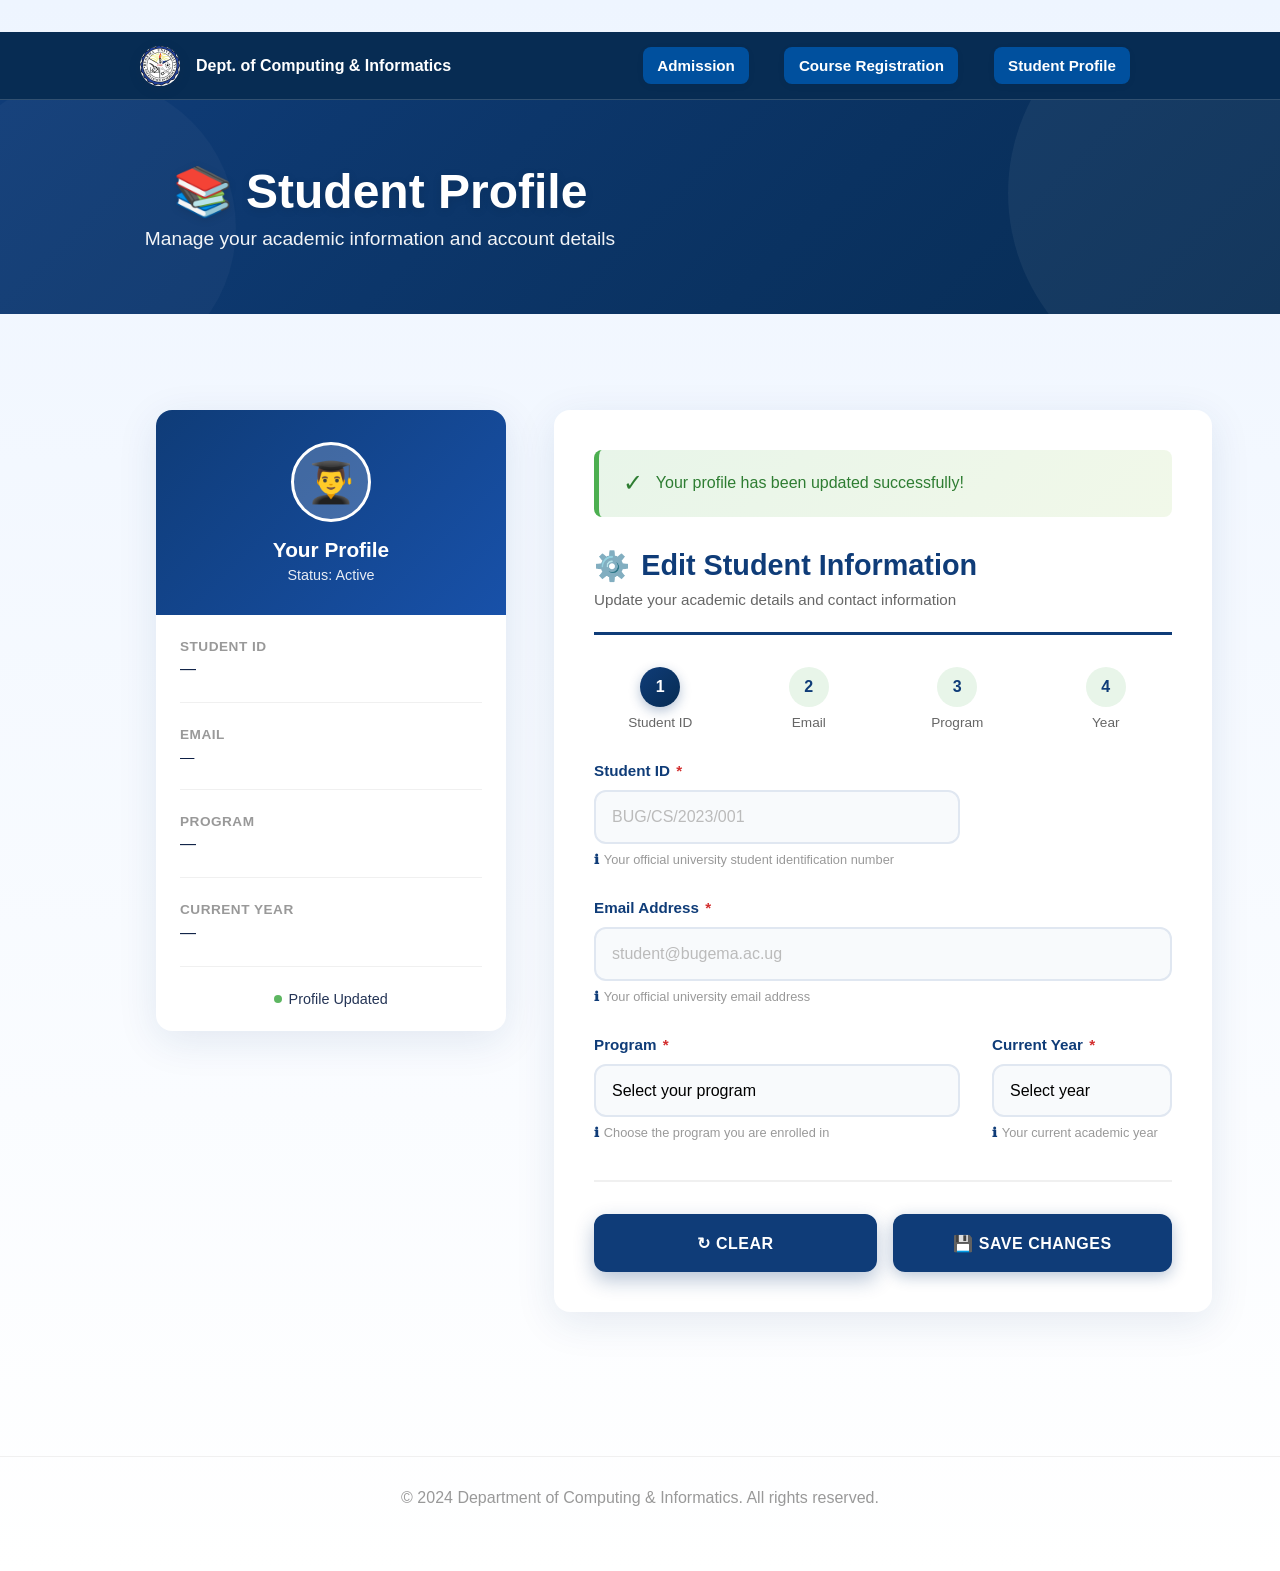
<file: student-profile.html>
<!DOCTYPE html>
<html lang="en">
<head>
    <meta charset="UTF-8" />
    <meta name="viewport" content="width=device-width, initial-scale=1.0" />
    <title>Student Profile - Department of Computing and Informatics</title>
    <link rel="stylesheet" href="style.css" />
    <style>
        /* Student Profile Form - Elegant Design */
        * {
            margin: 0;
            padding: 0;
            box-sizing: border-box;
        }

        body {
            font-family: "Inter", "Segoe UI", Arial, sans-serif;
            background: linear-gradient(135deg, #eef5ff 0%, #ffffff 100%);
            min-height: 100vh;
            padding: 2rem 0;
        }

        /* Hero Section */
        .profile-hero {
            background: linear-gradient(135deg, #0f3c78 0%, #072c53 100%);
            color: white;
            padding: 4rem 0;
            text-align: center;
            position: relative;
            overflow: hidden;
        }

        .profile-hero::before {
            content: '';
            position: absolute;
            top: -50%;
            right: -10%;
            width: 400px;
            height: 400px;
            background: rgba(255, 255, 255, 0.05);
            border-radius: 50%;
            animation: float 6s ease-in-out infinite;
        }

        .profile-hero::after {
            content: '';
            position: absolute;
            bottom: -30%;
            left: -5%;
            width: 300px;
            height: 300px;
            background: rgba(255, 255, 255, 0.03);
            border-radius: 50%;
            animation: float 8s ease-in-out infinite reverse;
        }

        @keyframes float {
            0%, 100% { transform: translateY(0px); }
            50% { transform: translateY(-30px); }
        }

        .hero-content {
            position: relative;
            z-index: 1;
        }

        .profile-hero h1 {
            font-size: 3rem;
            margin-bottom: 0.5rem;
            font-weight: 700;
            text-shadow: 0 2px 10px rgba(0, 0, 0, 0.1);
        }

        .profile-hero p {
            font-size: 1.2rem;
            opacity: 0.95;
            margin: 0;
        }

        /* Main container */
        .container {
            width: min(1000px, 90%);
            margin: 0 auto;
        }

        .profile-wrapper {
            display: grid;
            grid-template-columns: 350px 1fr;
            gap: 3rem;
            margin: 3rem auto;
            max-width: 1100px;
            padding: 0 1rem;
        }

        /* Sidebar - Student Card */
        .student-card {
            background: white;
            border-radius: 16px;
            box-shadow: 0 10px 40px rgba(15, 60, 120, 0.1);
            overflow: hidden;
            height: fit-content;
            animation: slideInLeft 0.6s ease-out;
        }

        @keyframes slideInLeft {
            from {
                opacity: 0;
                transform: translateX(-30px);
            }
            to {
                opacity: 1;
                transform: translateX(0);
            }
        }

        .student-card-header {
            background: linear-gradient(135deg, #0f3c78 0%, #1851a9 100%);
            color: white;
            padding: 2rem 1.5rem;
            text-align: center;
        }

        .student-avatar {
            width: 80px;
            height: 80px;
            background: rgba(255, 255, 255, 0.2);
            border: 3px solid white;
            border-radius: 50%;
            display: flex;
            align-items: center;
            justify-content: center;
            font-size: 2.5rem;
            margin: 0 auto 1rem;
        }

        .student-card-header h3 {
            font-size: 1.3rem;
            margin-bottom: 0.3rem;
            font-weight: 600;
        }

        .student-status {
            font-size: 0.9rem;
            opacity: 0.9;
            display: flex;
            align-items: center;
            justify-content: center;
            gap: 0.4rem;
        }

        .status-badge {
            display: inline-block;
            width: 8px;
            height: 8px;
            background: #4caf50;
            border-radius: 50%;
        }

        .student-card-body {
            padding: 1.5rem;
        }

        .card-info-group {
            margin-bottom: 1.5rem;
            padding-bottom: 1.5rem;
            border-bottom: 1px solid #f0f0f0;
        }

        .card-info-group:last-child {
            border-bottom: none;
            margin-bottom: 0;
        }

        .card-label {
            font-size: 0.85rem;
            color: #999;
            text-transform: uppercase;
            letter-spacing: 0.5px;
            font-weight: 600;
            margin-bottom: 0.4rem;
        }

        .card-value {
            font-size: 1rem;
            color: #0d1f44;
            font-weight: 500;
        }

        /* Main Form Section */
        .form-section {
            background: white;
            border-radius: 16px;
            box-shadow: 0 10px 40px rgba(15, 60, 120, 0.1);
            padding: 2.5rem;
            animation: slideInRight 0.6s ease-out;
        }

        @keyframes slideInRight {
            from {
                opacity: 0;
                transform: translateX(30px);
            }
            to {
                opacity: 1;
                transform: translateX(0);
            }
        }

        .form-header {
            margin-bottom: 2rem;
            padding-bottom: 1.5rem;
            border-bottom: 3px solid #0f3c78;
        }

        .form-header h2 {
            color: #0f3c78;
            font-size: 1.8rem;
            margin-bottom: 0.5rem;
            display: flex;
            align-items: center;
            gap: 0.7rem;
        }

        .form-header p {
            color: #666;
            font-size: 0.95rem;
        }

        /* Form Grid */
        .form-fields {
            display: grid;
            grid-template-columns: repeat(2, 1fr);
            gap: 2rem;
            margin-bottom: 2rem;
        }

        .form-field {
            display: flex;
            flex-direction: column;
            animation: fadeInUp 0.6s ease-out;
        }

        @keyframes fadeInUp {
            from {
                opacity: 0;
                transform: translateY(15px);
            }
            to {
                opacity: 1;
                transform: translateY(0);
            }
        }

        .form-field:nth-child(1) { animation-delay: 0.1s; }
        .form-field:nth-child(2) { animation-delay: 0.2s; }
        .form-field:nth-child(3) { animation-delay: 0.3s; }
        .form-field:nth-child(4) { animation-delay: 0.4s; }

        .form-field label {
            font-weight: 600;
            color: #0f3c78;
            margin-bottom: 0.7rem;
            font-size: 0.95rem;
            display: flex;
            align-items: center;
            gap: 0.4rem;
        }

        .required {
            color: #d32f2f;
            font-weight: bold;
        }

        .form-field input,
        .form-field select {
            padding: 1rem;
            border: 2px solid #e0e7f1;
            border-radius: 12px;
            font-size: 1rem;
            font-family: inherit;
            background: #f8fafc;
            transition: all 0.3s cubic-bezier(0.4, 0, 0.2, 1);
        }

        .form-field input::placeholder {
            color: #bbb;
        }

        .form-field input:focus,
        .form-field select:focus {
            outline: none;
            border-color: #0f3c78;
            background: white;
            box-shadow: 0 0 0 6px rgba(15, 60, 120, 0.08),
                        0 4px 12px rgba(15, 60, 120, 0.15);
            transform: translateY(-2px);
        }

        .form-field input:hover:not(:focus),
        .form-field select:hover:not(:focus) {
            border-color: #0f3c78;
            background: white;
        }

        .field-helper {
            font-size: 0.8rem;
            color: #999;
            margin-top: 0.5rem;
            display: flex;
            align-items: center;
            gap: 0.3rem;
        }

        .helper-icon {
            color: #0f3c78;
            font-weight: bold;
        }

        /* Full width for email and program */
        .form-field.full {
            grid-column: 1 / -1;
        }

        /* Form Actions */
        .form-actions {
            display: flex;
            gap: 1rem;
            margin-top: 2.5rem;
            padding-top: 2rem;
            border-top: 2px solid #f0f0f0;
        }

        .btn {
            flex: 1;
            padding: 1.1rem 2rem;
            border: none;
            border-radius: 12px;
            font-size: 1rem;
            font-weight: 600;
            cursor: pointer;
            transition: all 0.3s ease;
            display: flex;
            align-items: center;
            justify-content: center;
            gap: 0.6rem;
            text-transform: uppercase;
            letter-spacing: 0.5px;
        }

        .btn-save {
            background: linear-gradient(135deg, #0f3c78 0%, #072c53 100%);
            color: white;
            box-shadow: 0 4px 15px rgba(15, 60, 120, 0.3);
        }

        .btn-save:hover {
            transform: translateY(-3px);
            box-shadow: 0 8px 25px rgba(15, 60, 120, 0.4);
        }

        .btn-cancel {
            background: white;
            color: #0f3c78;
            border: 2px solid #0f3c78;
        }

        .btn-cancel:hover {
            background: #f0f6ff;
            transform: translateY(-2px);
        }

        /* Success Message */
        .success-alert {
            background: linear-gradient(135deg, #e8f5e9 0%, #f1f8e9 100%);
            border-left: 5px solid #4caf50;
            padding: 1.2rem 1.5rem;
            border-radius: 8px;
            margin-bottom: 2rem;
            display: none;
            animation: slideDown 0.4s ease-out;
            color: #2e7d32;
            font-weight: 500;
            display: flex;
            align-items: center;
            gap: 0.8rem;
        }

        .success-alert.show {
            display: flex;
        }

        .success-icon {
            font-size: 1.5rem;
        }

        @keyframes slideDown {
            from {
                opacity: 0;
                transform: translateY(-20px);
            }
            to {
                opacity: 1;
                transform: translateY(0);
            }
        }

        /* Progress indicator */
        .progress-indicator {
            display: flex;
            justify-content: space-between;
            margin-bottom: 2rem;
            gap: 1rem;
        }

        .progress-step {
            flex: 1;
            text-align: center;
        }

        .step-number {
            width: 40px;
            height: 40px;
            background: #e8f5e9;
            color: #0f3c78;
            border-radius: 50%;
            display: flex;
            align-items: center;
            justify-content: center;
            font-weight: bold;
            margin: 0 auto 0.5rem;
            transition: all 0.3s;
        }

        .progress-step.active .step-number {
            background: linear-gradient(135deg, #0f3c78 0%, #072c53 100%);
            color: white;
            box-shadow: 0 4px 12px rgba(15, 60, 120, 0.3);
        }

        .step-label {
            font-size: 0.85rem;
            color: #666;
            font-weight: 500;
        }

        /* Responsive Design */
        @media (max-width: 1024px) {
            .profile-wrapper {
                grid-template-columns: 1fr;
            }

            .student-card {
                max-width: 400px;
                margin: 0 auto;
            }
        }

        @media (max-width: 768px) {
            .profile-hero h1 {
                font-size: 2rem;
            }

            .profile-hero p {
                font-size: 1rem;
            }

            .form-fields {
                grid-template-columns: 1fr;
                gap: 1.5rem;
            }

            .form-section {
                padding: 1.5rem;
            }

            .form-actions {
                flex-direction: column;
            }

            .btn {
                padding: 1rem;
            }
        }

        /* Custom Select Style */
        select {
            appearance: none;
            background-image: url("data:image/svg+xml;charset=UTF-8,%3csvg xmlns='http://www.w3.org/2000/svg' viewBox='0 0 24 24' fill='none' stroke='%230f3c78' stroke-width='2' stroke-linecap='round' stroke-linejoin='round'%3e%3cpolyline points='6 9 12 15 18 9'%3e%3c/polyline%3e%3c/svg%3e");
            background-repeat: no-repeat;
            background-position: right 1rem center;
            background-size: 1.5em 1.5em;
            padding-right: 2.5rem;
            cursor: pointer;
        }

        select::-ms-expand {
            display: none;
        }
    </style>
</head>
<body>
    <!-- Header -->
    <header class="topbar">
        <div class="container header-inner" style="display: flex; justify-content: space-between; align-items: center;">
            <a href="index.html" class="brand" style="display: flex; align-items: center; gap: 1rem; text-decoration: none;">
                <img src="Image2/logo.jpeg" alt="Department Logo" class="logo" style="height: 40px; width: auto;" />
                <span style="color: #0f3c78; font-weight: 600;">Dept. of Computing & Informatics</span>
            </a>
            <nav class="main-nav" style="display: flex; gap: 1rem;">
                <a href="admissions.html" style="color: #0f3c78;"><strong>Admission</strong></a>
                <a href="course registration.html" style="color: #0f3c78;"><strong>Course Registration</strong></a>
                <a href="student-profile.html" style="color: #0f3c78; font-weight: bold;"><strong>Student Profile</strong></a>
            </nav>
        </div>
    </header>

    <!-- Hero Section -->
    <section class="profile-hero">
        <div class="hero-content">
            <h1>📚 Student Profile</h1>
            <p>Manage your academic information and account details</p>
        </div>
    </section>

    <!-- Main Content -->
    <main class="container">
        <div class="profile-wrapper">
            <!-- Sidebar - Student Card -->
            <aside class="student-card">
                <div class="student-card-header">
                    <div class="student-avatar">👨‍🎓</div>
                    <h3>Your Profile</h3>
                    <p style="font-size: 0.9rem; opacity: 0.9; margin: 0;">Status: Active</p>
                </div>
                <div class="student-card-body">
                    <div class="card-info-group">
                        <div class="card-label">Student ID</div>
                        <div class="card-value" id="sidebarStudentId">—</div>
                    </div>
                    <div class="card-info-group">
                        <div class="card-label">Email</div>
                        <div class="card-value" id="sidebarEmail" style="word-break: break-all; font-size: 0.9rem;">—</div>
                    </div>
                    <div class="card-info-group">
                        <div class="card-label">Program</div>
                        <div class="card-value" id="sidebarProgram">—</div>
                    </div>
                    <div class="card-info-group">
                        <div class="card-label">Current Year</div>
                        <div class="card-value" id="sidebarYear">—</div>
                    </div>
                    <div class="student-status">
                        <span class="status-badge"></span>
                        <span>Profile Updated</span>
                    </div>
                </div>
            </aside>

            <!-- Main Form -->
            <section class="form-section">
                <!-- Success Message -->
                <div class="success-alert" id="successAlert">
                    <span class="success-icon">✓</span>
                    <span>Your profile has been updated successfully!</span>
                </div>

                <!-- Form Header -->
                <div class="form-header">
                    <h2>
                        <span>⚙️</span>
                        Edit Student Information
                    </h2>
                    <p>Update your academic details and contact information</p>
                </div>

                <!-- Form -->
                <form id="studentForm">
                    <!-- Progress Steps -->
                    <div class="progress-indicator">
                        <div class="progress-step active">
                            <div class="step-number">1</div>
                            <div class="step-label">Student ID</div>
                        </div>
                        <div class="progress-step">
                            <div class="step-number">2</div>
                            <div class="step-label">Email</div>
                        </div>
                        <div class="progress-step">
                            <div class="step-number">3</div>
                            <div class="step-label">Program</div>
                        </div>
                        <div class="progress-step">
                            <div class="step-number">4</div>
                            <div class="step-label">Year</div>
                        </div>
                    </div>

                    <!-- Form Fields -->
                    <div class="form-fields">
                        <!-- Student ID -->
                        <div class="form-field">
                            <label for="studentId">
                                Student ID
                                <span class="required">*</span>
                            </label>
                            <input 
                                type="text" 
                                id="studentId" 
                                name="studentId" 
                                placeholder="BUG/CS/2023/001" 
                                required
                                pattern="[A-Z]{1,3}\/[A-Z]{1,3}\/\d{4}\/\d{3,4}"
                            />
                            <div class="field-helper">
                                <span class="helper-icon">ℹ</span>
                                Your official university student identification number
                            </div>
                        </div>

                        <!-- Email -->
                        <div class="form-field full">
                            <label for="email">
                                Email Address
                                <span class="required">*</span>
                            </label>
                            <input 
                                type="email" 
                                id="email" 
                                name="email" 
                                placeholder="student@bugema.ac.ug" 
                                required
                            />
                            <div class="field-helper">
                                <span class="helper-icon">ℹ</span>
                                Your official university email address
                            </div>
                        </div>

                        <!-- Program -->
                        <div class="form-field">
                            <label for="program">
                                Program
                                <span class="required">*</span>
                            </label>
                            <select id="program" name="program" required>
                                <option value="">Select your program</option>
                                <option value="bse">Bachelor of Science in Software Engineering</option>
                                <option value="bit">Bachelor of Science in Information Technology</option>
                                <option value="bbc">Bachelor of Business Computing</option>
                            </select>
                            <div class="field-helper">
                                <span class="helper-icon">ℹ</span>
                                Choose the program you are enrolled in
                            </div>
                        </div>

                        <!-- Current Year -->
                        <div class="form-field">
                            <label for="year">
                                Current Year
                                <span class="required">*</span>
                            </label>
                            <select id="year" name="year" required>
                                <option value="">Select year</option>
                                <option value="1">Year 1 (Freshman)</option>
                                <option value="2">Year 2 (Sophomore)</option>
                                <option value="3">Year 3 (Senior)</option>
                            </select>
                            <div class="field-helper">
                                <span class="helper-icon">ℹ</span>
                                Your current academic year
                            </div>
                        </div>
                    </div>

                    <!-- Form Actions -->
                    <div class="form-actions">
                        <button type="reset" class="btn btn-cancel">
                            ↻ Clear
                        </button>
                        <button type="submit" class="btn btn-save">
                            💾 Save Changes
                        </button>
                    </div>
                </form>
            </section>
        </div>
    </main>

    <!-- Footer -->
    <footer style="text-align: center; padding: 2rem; color: #999; margin-top: 4rem; border-top: 1px solid #f0f0f0;">
        <p>&copy; 2024 Department of Computing & Informatics. All rights reserved.</p>
    </footer>

    <script>
        const studentForm = document.getElementById('studentForm');
        const successAlert = document.getElementById('successAlert');
        const progressSteps = document.querySelectorAll('.progress-step');

        // Update sidebar as user types
        document.getElementById('studentId').addEventListener('input', (e) => {
            document.getElementById('sidebarStudentId').textContent = e.target.value || '—';
            updateProgress();
        });

        document.getElementById('email').addEventListener('input', (e) => {
            document.getElementById('sidebarEmail').textContent = e.target.value || '—';
            updateProgress();
        });

        document.getElementById('program').addEventListener('change', (e) => {
            const programText = e.target.options[e.target.selectedIndex].text;
            document.getElementById('sidebarProgram').textContent = programText.includes('Software Engineering') ? 'BSE' : 
                                                                    programText.includes('Information Technology') ? 'BIT' : 
                                                                    programText.includes('Business') ? 'BBC' : '—';
            updateProgress();
        });

        document.getElementById('year').addEventListener('change', (e) => {
            document.getElementById('sidebarYear').textContent = e.target.value ? `Year ${e.target.value}` : '—';
            updateProgress();
        });

        // Update progress indicator
        function updateProgress() {
            const fields = [
                document.getElementById('studentId').value,
                document.getElementById('email').value,
                document.getElementById('program').value,
                document.getElementById('year').value
            ];

            fields.forEach((field, index) => {
                if (field) {
                    progressSteps[index].classList.add('active');
                } else {
                    progressSteps[index].classList.remove('active');
                }
            });
        }

        // Form submission
        studentForm.addEventListener('submit', (e) => {
            e.preventDefault();

            // Show success message
            successAlert.classList.add('show');

            // Animate the sidebar
            document.querySelector('.student-card').style.animation = 'none';
            setTimeout(() => {
                document.querySelector('.student-card').style.animation = 'slideInLeft 0.6s ease-out';
            }, 10);

            // Hide success message after 3 seconds
            setTimeout(() => {
                successAlert.classList.remove('show');
            }, 3000);

            // Log form data
            const formData = new FormData(studentForm);
            console.log('Form submitted with data:');
            console.log({
                studentId: formData.get('studentId'),
                email: formData.get('email'),
                program: formData.get('program'),
                year: formData.get('year')
            });
        });

        // Prevent form submission for demo
        studentForm.addEventListener('submit', (e) => {
            e.preventDefault();
            successAlert.classList.add('show');
            setTimeout(() => {
                successAlert.classList.remove('show');
            }, 3000);
        });
    </script>
</body>
</html>
</file>
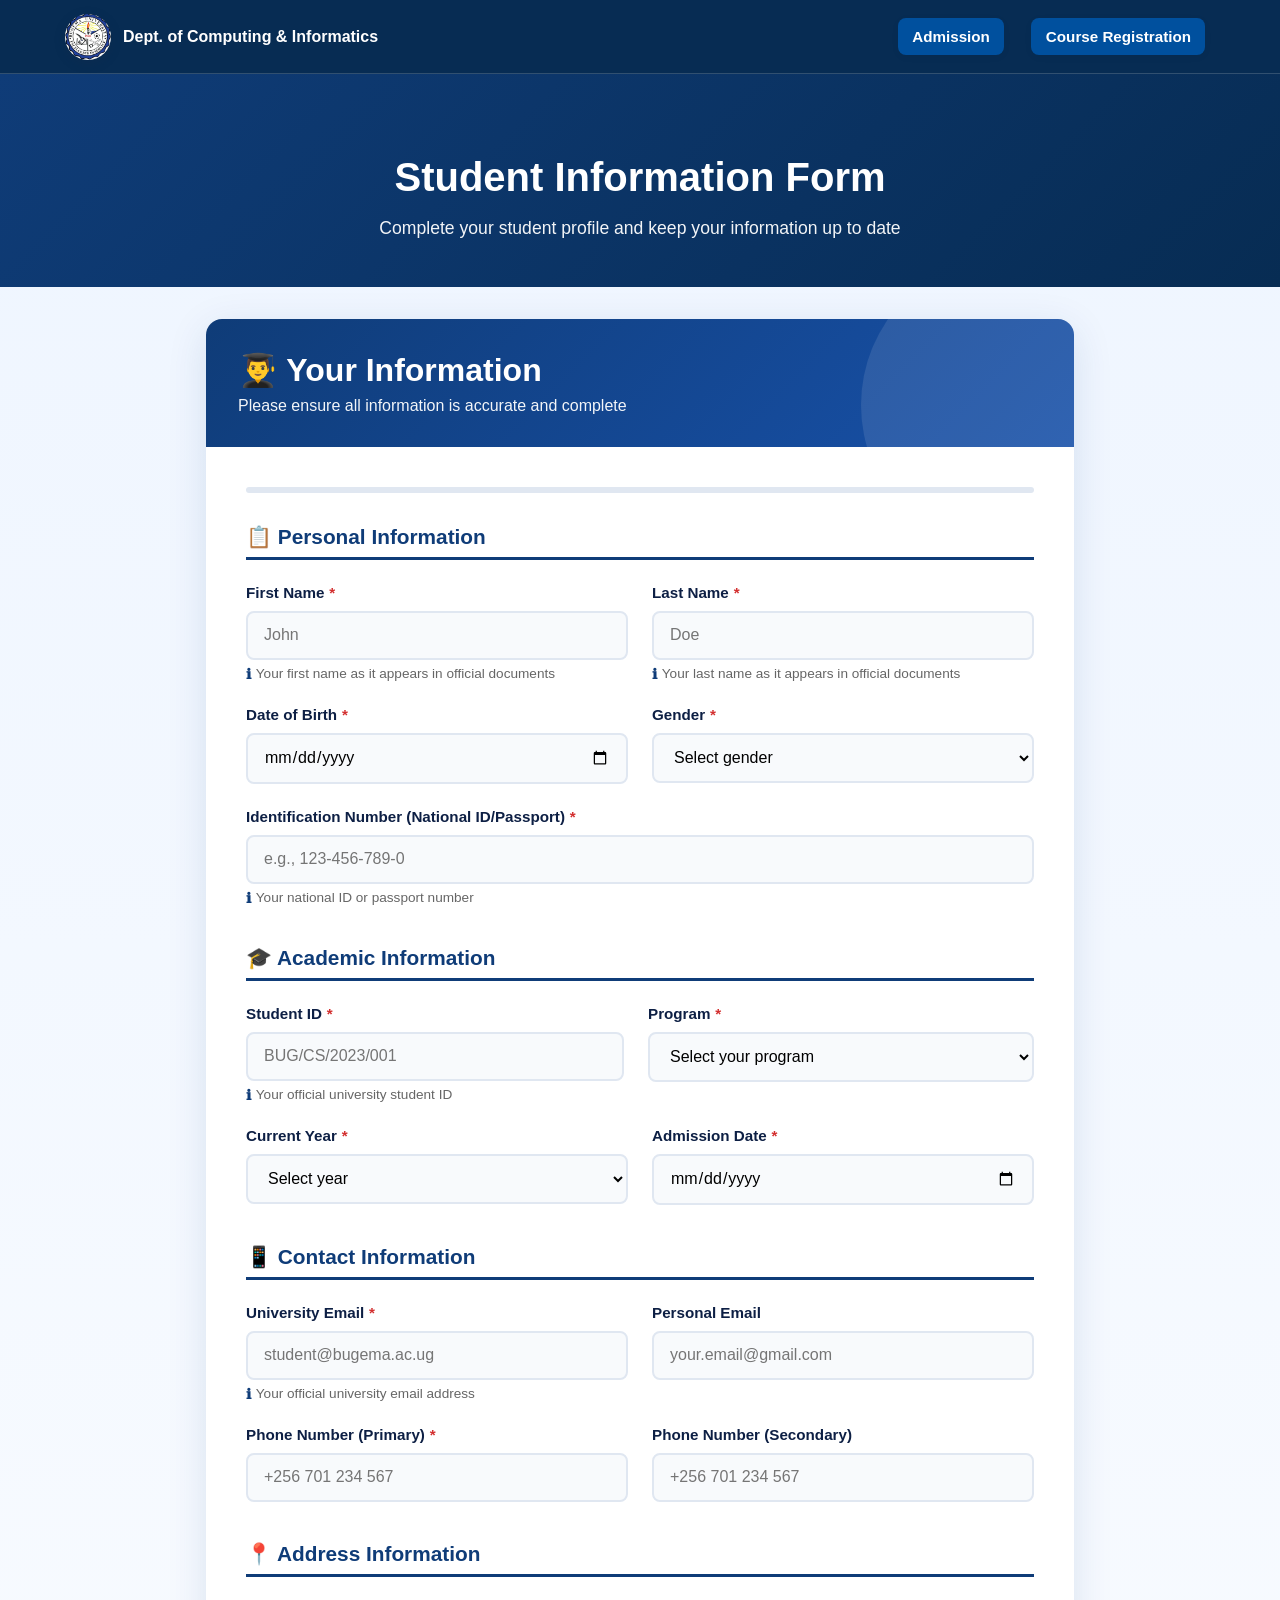
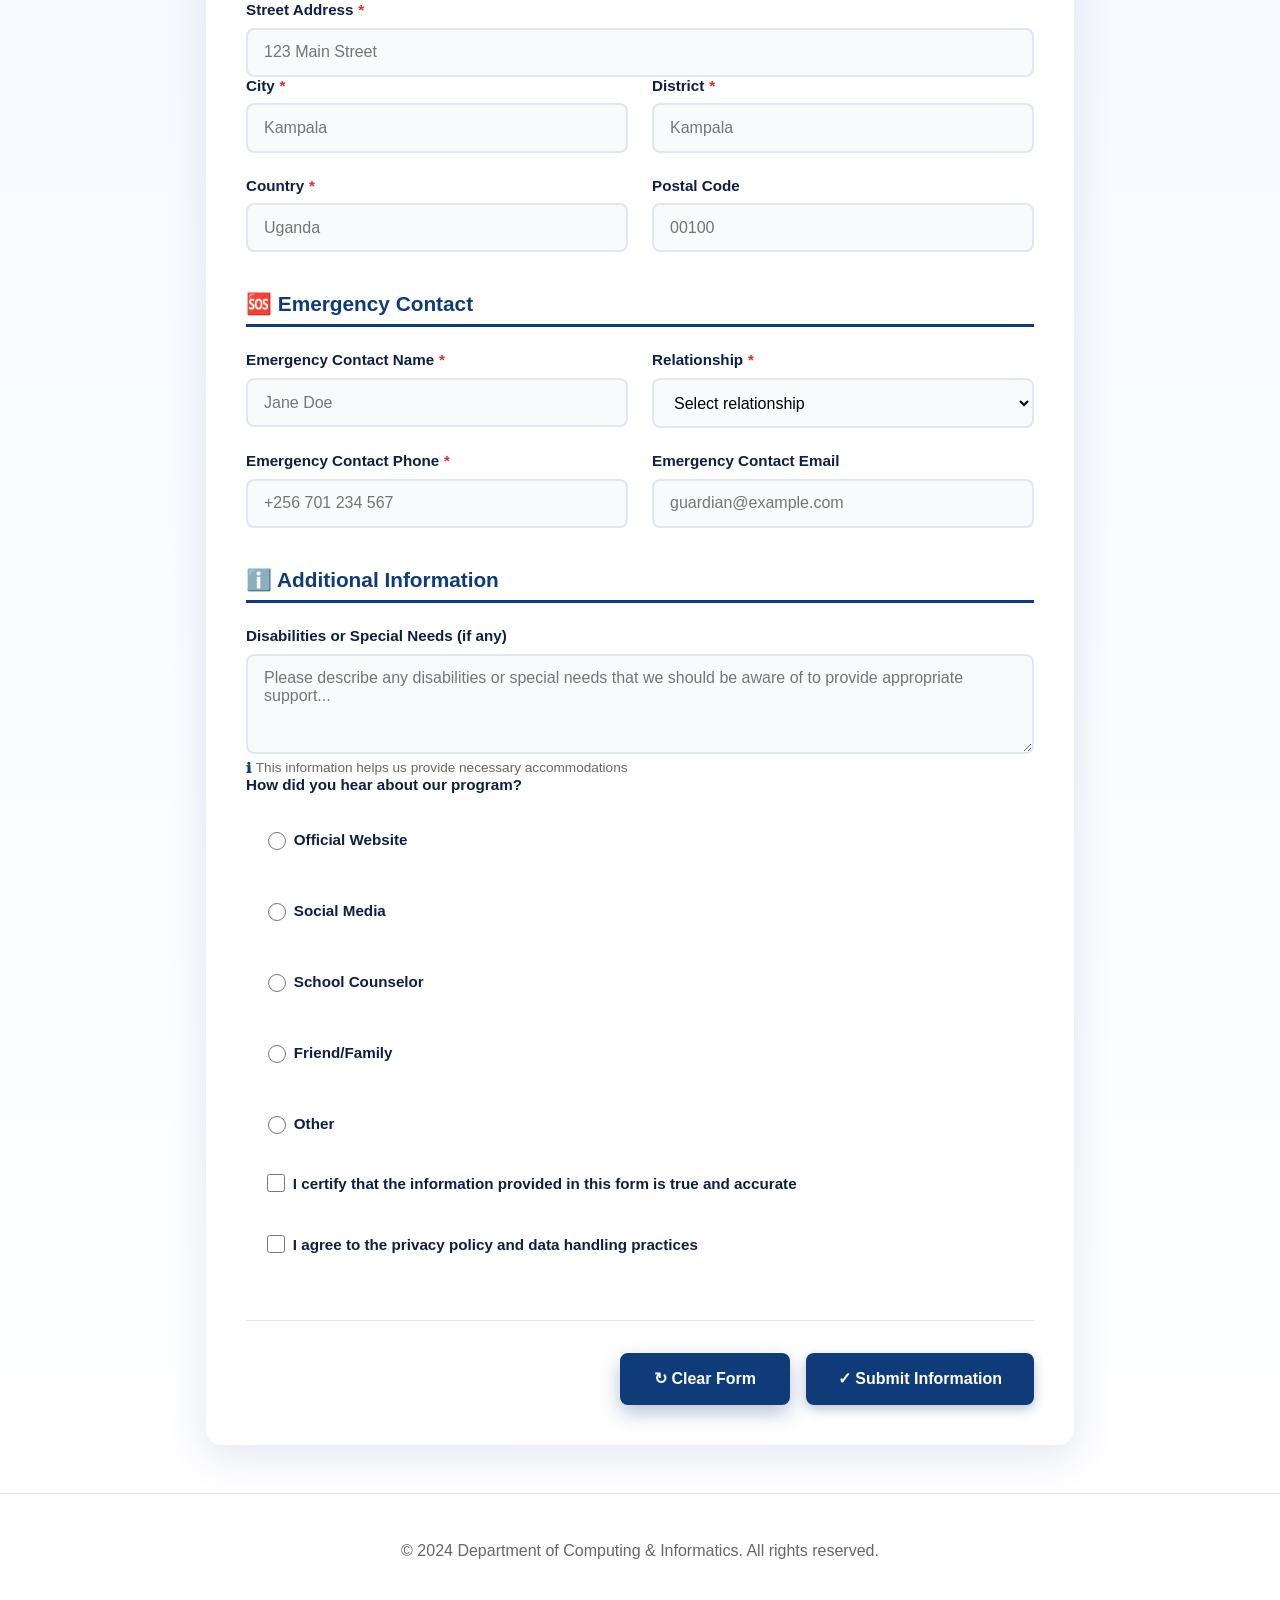
<file: student_information.html>
<!DOCTYPE html>
<html lang="en">
<head>
    <meta charset="UTF-8" />
    <meta name="viewport" content="width=device-width, initial-scale=1.0" />
    <title>Student Information Form - Department of Computing and Informatics</title>
    <link rel="stylesheet" href="style.css" />
    <style>
        /* Student Information Form - Premium Design */
        .student-form-hero {
            background: linear-gradient(135deg, #0f3c78 0%, #072c53 100%);
            color: white;
            padding: 3rem 0;
            text-align: center;
        }

        .student-form-hero h1 {
            font-size: 2.5rem;
            margin-bottom: 0.5rem;
            font-weight: 700;
        }

        .student-form-hero p {
            font-size: 1.1rem;
            opacity: 0.95;
            margin-bottom: 0;
        }

        /* Main form container */
        .student-form-container {
            max-width: 900px;
            margin: 2rem auto;
            padding: 0 1rem;
        }

        /* Form card styling */
        .student-form-card {
            background: white;
            border-radius: 16px;
            box-shadow: 0 10px 40px rgba(15, 60, 120, 0.12);
            overflow: hidden;
            animation: slideUp 0.5s ease-out;
        }

        @keyframes slideUp {
            from {
                opacity: 0;
                transform: translateY(20px);
            }
            to {
                opacity: 1;
                transform: translateY(0);
            }
        }

        /* Form header */
        .form-card-header {
            background: linear-gradient(135deg, #0f3c78 0%, #1851a9 100%);
            color: white;
            padding: 2rem;
            position: relative;
            overflow: hidden;
        }

        .form-card-header::before {
            content: '';
            position: absolute;
            top: -50%;
            right: -10%;
            width: 300px;
            height: 300px;
            background: rgba(255, 255, 255, 0.1);
            border-radius: 50%;
        }

        .form-card-header h2 {
            margin: 0 0 0.5rem 0;
            font-size: 2rem;
            position: relative;
            z-index: 1;
        }

        .form-card-header p {
            margin: 0;
            opacity: 0.95;
            position: relative;
            z-index: 1;
        }

        /* Form body */
        .form-card-body {
            padding: 2.5rem;
        }

        /* Form sections */
        .form-section-group {
            margin-bottom: 2.5rem;
        }

        .form-section-group h3 {
            color: #0f3c78;
            font-size: 1.3rem;
            margin: 0 0 1.5rem 0;
            padding-bottom: 0.5rem;
            border-bottom: 3px solid #0f3c78;
            display: flex;
            align-items: center;
            gap: 0.5rem;
        }

        /* Form grid layout */
        .form-grid {
            display: grid;
            grid-template-columns: repeat(2, 1fr);
            gap: 1.5rem;
            margin-bottom: 1.5rem;
        }

        .form-grid.full {
            grid-template-columns: 1fr;
        }

        .form-grid.three-col {
            grid-template-columns: repeat(3, 1fr);
        }

        @media (max-width: 768px) {
            .form-grid {
                grid-template-columns: 1fr;
            }
            .form-grid.three-col {
                grid-template-columns: 1fr;
            }
        }

        /* Form field styling */
        .form-field {
            display: flex;
            flex-direction: column;
        }

        .form-field label {
            font-weight: 600;
            color: #0d1f44;
            margin-bottom: 0.6rem;
            font-size: 0.95rem;
            display: flex;
            align-items: center;
            gap: 0.3rem;
        }

        .form-field label .required {
            color: #d32f2f;
            font-weight: bold;
        }

        .form-field input,
        .form-field select,
        .form-field textarea {
            padding: 0.85rem 1rem;
            border: 2px solid #e0e7f1;
            border-radius: 8px;
            font-size: 1rem;
            font-family: inherit;
            transition: all 0.3s ease;
            background: #f8fafc;
        }

        .form-field input:focus,
        .form-field select:focus,
        .form-field textarea:focus {
            outline: none;
            border-color: #0f3c78;
            background: white;
            box-shadow: 0 0 0 4px rgba(15, 60, 120, 0.1);
        }

        .form-field textarea {
            resize: vertical;
            min-height: 100px;
            font-family: inherit;
        }

        /* Field help text */
        .field-hint {
            font-size: 0.85rem;
            color: #666;
            margin-top: 0.4rem;
            display: flex;
            align-items: flex-start;
            gap: 0.3rem;
        }

        .field-hint::before {
            content: 'ℹ';
            color: #0f3c78;
            font-weight: bold;
            flex-shrink: 0;
        }

        /* Radio and Checkbox styling */
        .form-options {
            display: flex;
            flex-direction: column;
            gap: 0.8rem;
            margin-top: 0.8rem;
        }

        .radio-option,
        .checkbox-option {
            display: flex;
            align-items: center;
            gap: 0.8rem;
            padding: 0.8rem 1rem;
            border-radius: 8px;
            cursor: pointer;
            transition: all 0.2s;
            border: 1px solid transparent;
        }

        .radio-option:hover,
        .checkbox-option:hover {
            background: #f0f6ff;
            border-color: #0f3c78;
        }

        .radio-option input,
        .checkbox-option input {
            width: 18px;
            height: 18px;
            cursor: pointer;
            accent-color: #0f3c78;
        }

        .option-label {
            cursor: pointer;
            flex: 1;
        }

        /* Form actions */
        .form-actions {
            display: flex;
            gap: 1rem;
            margin-top: 2.5rem;
            padding-top: 2rem;
            border-top: 1px solid #e0e7f1;
            justify-content: flex-end;
        }

        .btn {
            padding: 0.9rem 2rem;
            border: none;
            border-radius: 8px;
            font-size: 1rem;
            font-weight: 600;
            cursor: pointer;
            transition: all 0.3s ease;
            display: flex;
            align-items: center;
            gap: 0.5rem;
        }

        .btn-primary {
            background: linear-gradient(135deg, #0f3c78 0%, #072c53 100%);
            color: white;
            box-shadow: 0 4px 12px rgba(15, 60, 120, 0.3);
        }

        .btn-primary:hover {
            transform: translateY(-2px);
            box-shadow: 0 6px 20px rgba(15, 60, 120, 0.4);
        }

        .btn-secondary {
            background: white;
            color: #0f3c78;
            border: 2px solid #0f3c78;
        }

        .btn-secondary:hover {
            background: #f0f6ff;
            transform: translateY(-2px);
        }

        /* Progress indicator */
        .form-progress-bar {
            height: 6px;
            background: #e0e7f1;
            border-radius: 3px;
            overflow: hidden;
            margin-bottom: 2rem;
        }

        .progress-fill {
            height: 100%;
            background: linear-gradient(90deg, #0f3c78 0%, #1851a9 100%);
            width: 0%;
            transition: width 0.5s ease;
        }

        /* Success message */
        .success-message {
            background: #e8f5e9;
            border-left: 4px solid #4caf50;
            padding: 1.2rem;
            border-radius: 8px;
            margin-bottom: 2rem;
            display: none;
            color: #2e7d32;
            font-weight: 500;
        }

        .success-message.show {
            display: block;
            animation: slideDown 0.4s ease-out;
        }

        @keyframes slideDown {
            from {
                opacity: 0;
                transform: translateY(-10px);
            }
            to {
                opacity: 1;
                transform: translateY(0);
            }
        }

        /* Responsive design */
        @media (max-width: 768px) {
            .student-form-hero h1 {
                font-size: 2rem;
            }

            .form-card-body {
                padding: 1.5rem;
            }

            .form-actions {
                flex-direction: column;
            }

            .btn {
                width: 100%;
                justify-content: center;
            }
        }
    </style>
</head>
<body>
    <header class="topbar">
        <div class="container header-inner">
            <a href="index.html" class="brand">
                <img src="Image2/logo.jpeg" alt="Department Logo" class="logo" />
                <span>Dept. of Computing & Informatics</span>
            </a>
            <button class="nav-toggle" id="navToggle" aria-label="Open menu">☰</button>
            <nav class="main-nav" id="mainNav" aria-label="Primary navigation">
                <a href="admissions.html">Admission</a>
                <a href="course registration.html">Course Registration</a>
            </nav>
        </div>
    </header>

    <!-- Hero Section -->
    <section class="student-form-hero">
        <div class="container">
            <h1>Student Information Form</h1>
            <p>Complete your student profile and keep your information up to date</p>
        </div>
    </section>

    <!-- Main Form -->
    <main class="student-form-container">
        <div class="student-form-card">
            <!-- Form Header -->
            <div class="form-card-header">
                <h2>👨‍🎓 Your Information</h2>
                <p>Please ensure all information is accurate and complete</p>
            </div>

            <!-- Form Body -->
            <div class="form-card-body">
                <!-- Success Message -->
                <div class="success-message" id="successMessage">
                    ✓ Your information has been submitted successfully!
                </div>

                <!-- Progress Bar -->
                <div class="form-progress-bar">
                    <div class="progress-fill" id="progressFill"></div>
                </div>

                <form id="studentForm" action="/student-info" method="post" novalidate>
                    <!-- Personal Information Section -->
                    <div class="form-section-group">
                        <h3>📋 Personal Information</h3>
                        
                        <div class="form-grid">
                            <div class="form-field">
                                <label>
                                    First Name
                                    <span class="required">*</span>
                                </label>
                                <input type="text" name="first_name" placeholder="John" required>
                                <div class="field-hint">Your first name as it appears in official documents</div>
                            </div>
                            <div class="form-field">
                                <label>
                                    Last Name
                                    <span class="required">*</span>
                                </label>
                                <input type="text" name="last_name" placeholder="Doe" required>
                                <div class="field-hint">Your last name as it appears in official documents</div>
                            </div>
                        </div>

                        <div class="form-grid">
                            <div class="form-field">
                                <label>
                                    Date of Birth
                                    <span class="required">*</span>
                                </label>
                                <input type="date" name="date_of_birth" required>
                            </div>
                            <div class="form-field">
                                <label>
                                    Gender
                                    <span class="required">*</span>
                                </label>
                                <select name="gender" required>
                                    <option value="">Select gender</option>
                                    <option value="male">Male</option>
                                    <option value="female">Female</option>
                                    <option value="other">Other</option>
                                    <option value="prefer-not">Prefer not to say</option>
                                </select>
                            </div>
                        </div>

                        <div class="form-field full">
                            <label>
                                Identification Number (National ID/Passport)
                                <span class="required">*</span>
                            </label>
                            <input type="text" name="id_number" placeholder="e.g., 123-456-789-0" required>
                            <div class="field-hint">Your national ID or passport number</div>
                        </div>
                    </div>

                    <!-- Academic Information Section -->
                    <div class="form-section-group">
                        <h3>🎓 Academic Information</h3>

                        <div class="form-grid">
                            <div class="form-field">
                                <label>
                                    Student ID
                                    <span class="required">*</span>
                                </label>
                                <input type="text" name="student_id" placeholder="BUG/CS/2023/001" required>
                                <div class="field-hint">Your official university student ID</div>
                            </div>
                            <div class="form-field">
                                <label>
                                    Program
                                    <span class="required">*</span>
                                </label>
                                <select name="program" required>
                                    <option value="">Select your program</option>
                                    <option value="bse">Bachelor of Science in Software Engineering</option>
                                    <option value="bit">Bachelor of Science in Information Technology</option>
                                    <option value="bbc">Bachelor of Business Computing</option>
                                </select>
                            </div>
                        </div>

                        <div class="form-grid">
                            <div class="form-field">
                                <label>
                                    Current Year
                                    <span class="required">*</span>
                                </label>
                                <select name="current_year" required>
                                    <option value="">Select year</option>
                                    <option value="1">Year 1</option>
                                    <option value="2">Year 2</option>
                                    <option value="3">Year 3</option>
                                </select>
                            </div>
                            <div class="form-field">
                                <label>
                                    Admission Date
                                    <span class="required">*</span>
                                </label>
                                <input type="date" name="admission_date" required>
                            </div>
                        </div>
                    </div>

                    <!-- Contact Information Section -->
                    <div class="form-section-group">
                        <h3>📱 Contact Information</h3>

                        <div class="form-grid">
                            <div class="form-field">
                                <label>
                                    University Email
                                    <span class="required">*</span>
                                </label>
                                <input type="email" name="university_email" placeholder="student@bugema.ac.ug" required>
                                <div class="field-hint">Your official university email address</div>
                            </div>
                            <div class="form-field">
                                <label>
                                    Personal Email
                                </label>
                                <input type="email" name="personal_email" placeholder="your.email@gmail.com">
                            </div>
                        </div>

                        <div class="form-grid">
                            <div class="form-field">
                                <label>
                                    Phone Number (Primary)
                                    <span class="required">*</span>
                                </label>
                                <input type="tel" name="phone_primary" placeholder="+256 701 234 567" required>
                            </div>
                            <div class="form-field">
                                <label>
                                    Phone Number (Secondary)
                                </label>
                                <input type="tel" name="phone_secondary" placeholder="+256 701 234 567">
                            </div>
                        </div>
                    </div>

                    <!-- Address Information Section -->
                    <div class="form-section-group">
                        <h3>📍 Address Information</h3>

                        <div class="form-field full">
                            <label>
                                Street Address
                                <span class="required">*</span>
                            </label>
                            <input type="text" name="street_address" placeholder="123 Main Street" required>
                        </div>

                        <div class="form-grid">
                            <div class="form-field">
                                <label>
                                    City
                                    <span class="required">*</span>
                                </label>
                                <input type="text" name="city" placeholder="Kampala" required>
                            </div>
                            <div class="form-field">
                                <label>
                                    District
                                    <span class="required">*</span>
                                </label>
                                <input type="text" name="district" placeholder="Kampala" required>
                            </div>
                        </div>

                        <div class="form-grid">
                            <div class="form-field">
                                <label>
                                    Country
                                    <span class="required">*</span>
                                </label>
                                <input type="text" name="country" placeholder="Uganda" required>
                            </div>
                            <div class="form-field">
                                <label>
                                    Postal Code
                                </label>
                                <input type="text" name="postal_code" placeholder="00100">
                            </div>
                        </div>
                    </div>

                    <!-- Emergency Contact Section -->
                    <div class="form-section-group">
                        <h3>🆘 Emergency Contact</h3>

                        <div class="form-grid">
                            <div class="form-field">
                                <label>
                                    Emergency Contact Name
                                    <span class="required">*</span>
                                </label>
                                <input type="text" name="emergency_name" placeholder="Jane Doe" required>
                            </div>
                            <div class="form-field">
                                <label>
                                    Relationship
                                    <span class="required">*</span>
                                </label>
                                <select name="emergency_relationship" required>
                                    <option value="">Select relationship</option>
                                    <option value="parent">Parent</option>
                                    <option value="sibling">Sibling</option>
                                    <option value="spouse">Spouse</option>
                                    <option value="guardian">Guardian</option>
                                    <option value="other">Other</option>
                                </select>
                            </div>
                        </div>

                        <div class="form-grid">
                            <div class="form-field">
                                <label>
                                    Emergency Contact Phone
                                    <span class="required">*</span>
                                </label>
                                <input type="tel" name="emergency_phone" placeholder="+256 701 234 567" required>
                            </div>
                            <div class="form-field">
                                <label>
                                    Emergency Contact Email
                                </label>
                                <input type="email" name="emergency_email" placeholder="guardian@example.com">
                            </div>
                        </div>
                    </div>

                    <!-- Additional Information Section -->
                    <div class="form-section-group">
                        <h3>ℹ️ Additional Information</h3>

                        <div class="form-field full">
                            <label>
                                Disabilities or Special Needs (if any)
                            </label>
                            <textarea name="special_needs" placeholder="Please describe any disabilities or special needs that we should be aware of to provide appropriate support..."></textarea>
                            <div class="field-hint">This information helps us provide necessary accommodations</div>
                        </div>

                        <div class="form-field full">
                            <label>
                                How did you hear about our program?
                            </label>
                            <div class="form-options">
                                <label class="radio-option">
                                    <input type="radio" name="how_heard" value="website">
                                    <span class="option-label">Official Website</span>
                                </label>
                                <label class="radio-option">
                                    <input type="radio" name="how_heard" value="social_media">
                                    <span class="option-label">Social Media</span>
                                </label>
                                <label class="radio-option">
                                    <input type="radio" name="how_heard" value="counselor">
                                    <span class="option-label">School Counselor</span>
                                </label>
                                <label class="radio-option">
                                    <input type="radio" name="how_heard" value="friend">
                                    <span class="option-label">Friend/Family</span>
                                </label>
                                <label class="radio-option">
                                    <input type="radio" name="how_heard" value="other">
                                    <span class="option-label">Other</span>
                                </label>
                            </div>
                        </div>

                        <div class="form-field full">
                            <label class="checkbox-option">
                                <input type="checkbox" name="agree_terms" required>
                                <span class="option-label">I certify that the information provided in this form is true and accurate</span>
                            </label>
                        </div>

                        <div class="form-field full">
                            <label class="checkbox-option">
                                <input type="checkbox" name="agree_privacy">
                                <span class="option-label">I agree to the privacy policy and data handling practices</span>
                            </label>
                        </div>
                    </div>

                    <!-- Form Actions -->
                    <div class="form-actions">
                        <button type="reset" class="btn btn-secondary">
                            ↻ Clear Form
                        </button>
                        <button type="submit" class="btn btn-primary">
                            ✓ Submit Information
                        </button>
                    </div>
                </form>
            </div>
        </div>
    </main>

    <!-- Footer placeholder -->
    <footer style="text-align: center; padding: 2rem; color: #666; margin-top: 3rem; border-top: 1px solid #e0e7f1;">
        <p>&copy; 2024 Department of Computing & Informatics. All rights reserved.</p>
    </footer>

    <script>
        const form = document.getElementById('studentForm');
        const progressFill = document.getElementById('progressFill');
        const successMessage = document.getElementById('successMessage');

        // Update progress bar as user fills form
        form.addEventListener('change', updateProgress);
        form.addEventListener('input', updateProgress);

        function updateProgress() {
            const formElements = form.querySelectorAll('input[required], select[required], textarea[required]');
            let filledCount = 0;

            formElements.forEach(element => {
                if (element.type === 'checkbox' || element.type === 'radio') {
                    if (element.checked) filledCount++;
                } else if (element.value.trim() !== '') {
                    filledCount++;
                }
            });

            const progress = (filledCount / formElements.length) * 100;
            progressFill.style.width = progress + '%';
        }

        // Handle form submission
        form.addEventListener('submit', function(e) {
            e.preventDefault();

            // Show success message
            successMessage.classList.add('show');

            // Reset form after 2 seconds
            setTimeout(() => {
                form.reset();
                progressFill.style.width = '0%';
                successMessage.classList.remove('show');
            }, 3000);

            // In a real application, you would send the data to a server here
            console.log('Form submitted with data:', new FormData(form));
        });

        // Mobile menu toggle
        const navToggle = document.getElementById('navToggle');
        const mainNav = document.getElementById('mainNav');

        navToggle.addEventListener('click', () => {
            mainNav.style.display = mainNav.style.display === 'none' ? 'flex' : 'none';
        });
    </script>
</body>
</html>
</file>
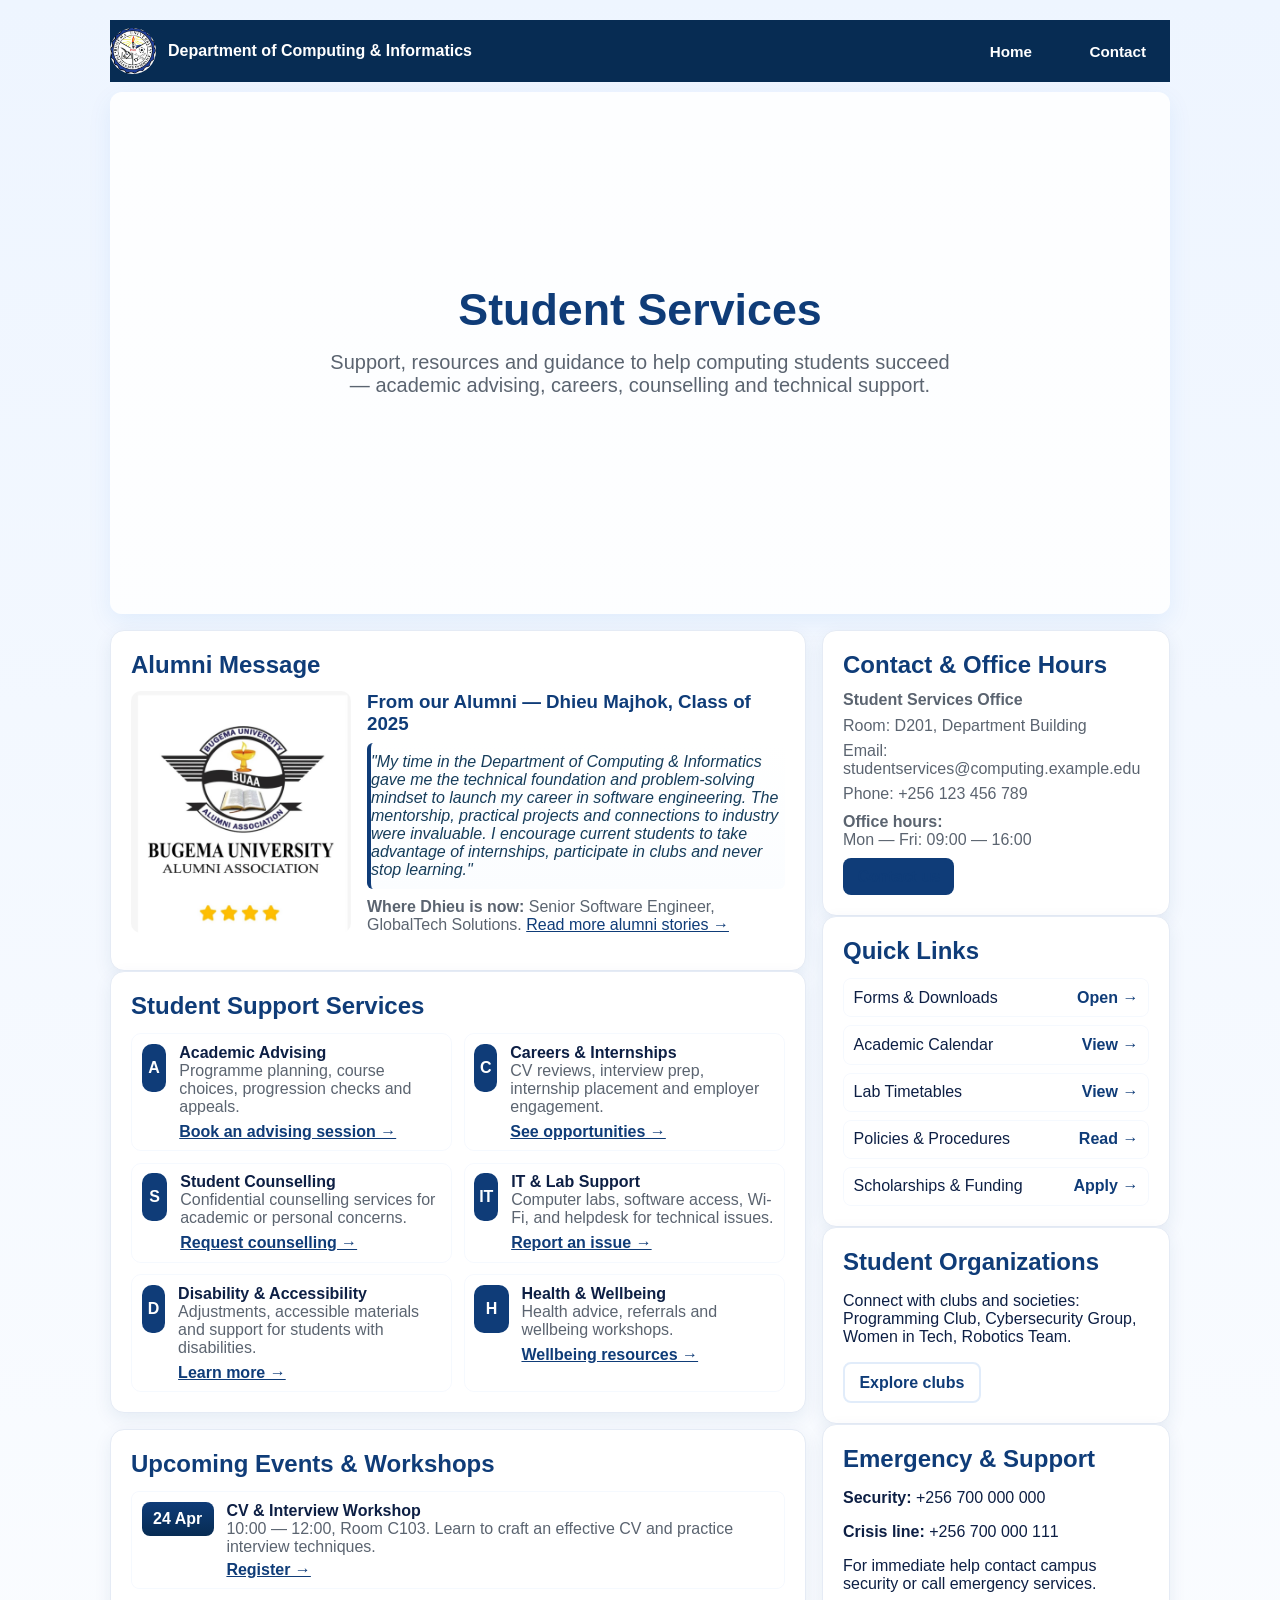
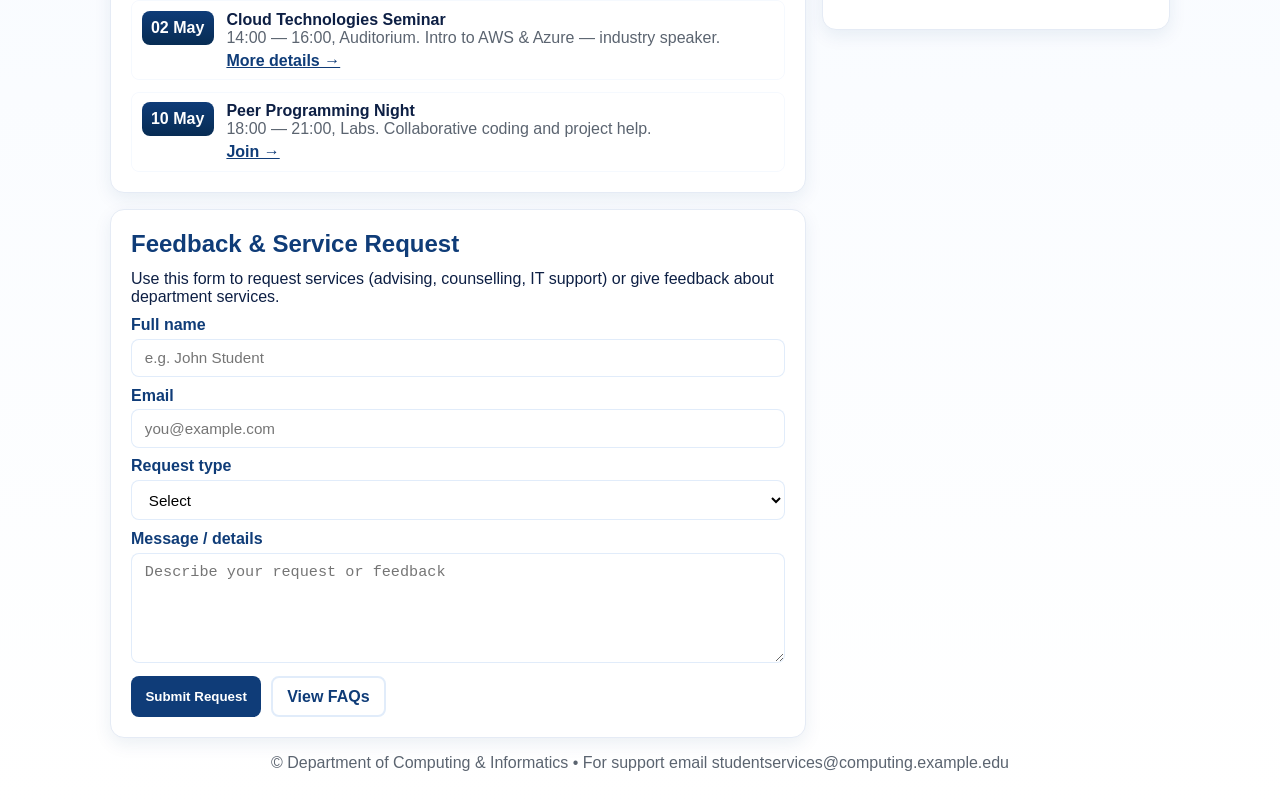
<file: Students Services.html>
<!DOCTYPE html>
<html lang="en">
<head>
  <meta charset="utf-8" />
  <meta name="viewport" content="width=device-width,initial-scale=1" />
  <title>Student Services — Department of Computing & Informatics</title>
  <meta name="description" content="Student support services, alumni message, careers, counselling and IT support — Department of Computing & Informatics." />  <link rel="stylesheet" href="style.css">  <style>
    :root{
      --blue:#0b63d6;
      --blue-dark:#094fa8;
      --white:#ffffff;
      --muted:#5b6470;
      --radius:12px;
      --container:1100px;
      --shadow: 0 8px 24px rgba(11,99,214,0.08);
      --input-border: rgba(11,99,214,0.12);
    }
    *{box-sizing:border-box}
    body{
      margin:0;
      font-family:Inter, system-ui, -apple-system, "Segoe UI", Roboto, "Helvetica Neue", Arial;
      background:linear-gradient(180deg,#fbfdff,#ffffff);
      color:#052033;
      -webkit-font-smoothing:antialiased;
    }
    .container{max-width:var(--container); margin:0 auto; padding:1.25rem;}
    header{display:flex; align-items:center; gap:1rem; padding:0.5rem 0}
    .brand{display:flex; align-items:center; gap:0.8rem; color:var(--blue); font-weight:700; text-decoration:none}
    .brand img{width:46px; height:auto; border-radius:50%; background-color: white}
    nav{margin-left:auto; display:flex; gap:0.6rem}
    nav a{padding:0.45rem 0.7rem; border-radius:8px; font-weight:600; color:var(--blue)}
    nav a:hover{background:rgba(11,99,214,0.06)}

    .hero{display:flex; gap:1rem; align-items:center; background:var(--white); padding:1rem; border-radius:var(--radius); box-shadow:var(--shadow); margin-top:0.6rem}
    .hero h1{margin:0; color:var(--blue)}
    .hero p{margin:0.35rem 0 0 0; color:var(--muted)}

    .grid{display:grid; grid-template-columns:1fr; gap:1rem; margin-top:1rem}
    @media(min-width:980px){ .grid{grid-template-columns: 2fr 1fr} }

    .card{background:var(--white); border-radius:12px; padding:1rem; box-shadow:var(--shadow); border:1px solid rgba(11,99,214,0.04)}
    h2{margin:0 0 0.6rem 0; color:var(--blue)}

    /* Alumni message */
    .alumni{
      display:flex; gap:1rem; align-items:flex-start; flex-direction:column;
    }
    @media(min-width:880px){ .alumni{flex-direction:row} }
    .alumni .photo{flex:0 0 220px; border-radius:10px; overflow:hidden; background:#f3f8ff; display:flex; align-items:center; justify-content:center}
    .alumni .photo img{width:100%; height:auto; display:block}
    .alumni .message{flex:1}
    .alumni blockquote{margin:0; font-style:italic; color:#163d5b; padding:0.6rem 0; border-left:4px solid var(--blue); background:linear-gradient(180deg,#fff,#fbfdff); border-radius:6px}

    /* Services list */
    .services{display:grid; grid-template-columns:1fr; gap:0.7rem}
    @media(min-width:640px){ .services{grid-template-columns:repeat(2,1fr)} }
    .service{display:flex; gap:0.8rem; align-items:flex-start; padding:0.6rem; border-radius:10px; border:1px solid rgba(11,99,214,0.04)}
    .service .icon{width:48px; height:48px; border-radius:10px; background:var(--blue); color:var(--white); display:flex; align-items:center; justify-content:center; font-weight:700}

    /* Quick links */
    .links{display:flex; flex-direction:column; gap:0.5rem}
    .link{display:flex; justify-content:space-between; align-items:center; padding:0.6rem; border-radius:8px; border:1px solid rgba(11,99,214,0.04)}
    .link a{color:var(--blue); font-weight:600; text-decoration:none}

    /* Events */
    .events{display:flex; flex-direction:column; gap:0.7rem}
    .event{display:flex; gap:0.8rem; align-items:flex-start; padding:0.6rem; border-radius:8px; border:1px solid rgba(11,99,214,0.04)}
    .event .date{min-width:72px; background:linear-gradient(180deg,var(--blue),var(--blue-dark)); color:var(--white); padding:0.5rem; border-radius:8px; text-align:center; font-weight:700}
    .event .date, .event .date *{color:var(--white) !important;}
    .form-actions button{color:var(--white) !important;}

    /* Feedback / request form */
    form{display:block}
    label{display:block; font-weight:700; color:var(--blue); margin-bottom:0.3rem}
    input[type="text"], input[type="email"], textarea, select{
      width:100%; padding:0.6rem 0.8rem; border-radius:8px; border:1px solid var(--input-border); background:#fff; font-size:0.95rem;
    }
    textarea{min-height:110px; resize:vertical}
    .form-actions{display:flex; gap:0.6rem; margin-top:0.6rem}

    /* Contact card */
    .contact p{margin:0 0 0.45rem 0; color:var(--muted)}

    footer{margin-top:1rem; padding-bottom:1rem; color:var(--muted); text-align:center}

    @media(max-width:640px){
      nav{display:none}
      .alumni .photo{width:100%}
      .hero{flex-direction:column; align-items:flex-start}
    }
  </style>
</head>
<body>
  <div class="container">
    <header>
      <a class="brand" href="index.html">
        <img src="Image2/logo.jpeg" alt="Dept logo">
        <span>Department of Computing &amp; Informatics</span>
        <link rel="stylesheet" href="style.css" />
      </a>
      <nav aria-label="Main navigation">
       <a href="index.html">Home</a>
        <a href="contact.html">Contact</a>

      </nav>
    </header>

    <section class="hero" aria-labelledby="services-heading">
      <div>
        <h1 id="services-heading">Student Services</h1>
        <p>Support, resources and guidance to help computing students succeed — academic advising, careers, counselling and technical support.</p>
      </div>
    </section>

    <div class="grid" role="main">
      <!-- Main column -->
      <div>
        <!-- Alumni message -->
        <section class="card" aria-labelledby="alumni-title">
          <h2 id="alumni-title">Alumni Message</h2>
          <div class="alumni">
            <div class="photo" aria-hidden="true">
              <!-- Replace with real alumni image -->
              <img src="Image2/Alumni.jpeg" alt="Alumni portrait">
            </div>
            <div class="message">
              <h3 style="margin:0 0 0.5rem 0; color:var(--blue)">From our Alumni — Dhieu Majhok, Class of 2025</h3>
              <blockquote>
                "My time in the Department of Computing &amp; Informatics gave me the technical foundation and problem-solving mindset to launch my career in software engineering.
                The mentorship, practical projects and connections to industry were invaluable. I encourage current students to take advantage of internships, participate in clubs and never stop learning."
              </blockquote>

              <p style="margin-top:0.6rem; color:var(--muted)"><strong>Where Dhieu is now:</strong> Senior Software Engineer, GlobalTech Solutions. <a href="alumni.html">Read more alumni stories →</a></p>
            </div>
          </div>
        </section>

        <!-- Services offered -->
        <section class="card" aria-labelledby="services-offered">
          <h2 id="services-offered">Student Support Services</h2>
          <div class="services">
            <div class="service">
              <div class="icon">A</div>
              <div>
                <strong>Academic Advising</strong>
                <div class="small" style="color:var(--muted)">Programme planning, course choices, progression checks and appeals.</div>
                <div style="margin-top:0.45rem"><a href="advising.html" style="color:var(--blue); font-weight:600">Book an advising session →</a></div>
              </div>
            </div>

            <div class="service">
              <div class="icon">C</div>
              <div>
                <strong>Careers & Internships</strong>
                <div class="small" style="color:var(--muted)">CV reviews, interview prep, internship placement and employer engagement.</div>
                <div style="margin-top:0.45rem"><a href="careers.html" style="color:var(--blue); font-weight:600">See opportunities →</a></div>
              </div>
            </div>

            <div class="service">
              <div class="icon">S</div>
              <div>
                <strong>Student Counselling</strong>
                <div class="small" style="color:var(--muted)">Confidential counselling services for academic or personal concerns.</div>
                <div style="margin-top:0.45rem"><a href="counselling.html" style="color:var(--blue); font-weight:600">Request counselling →</a></div>
              </div>
            </div>

            <div class="service">
              <div class="icon">IT</div>
              <div>
                <strong>IT & Lab Support</strong>
                <div class="small" style="color:var(--muted)">Computer labs, software access, Wi-Fi, and helpdesk for technical issues.</div>
                <div style="margin-top:0.45rem"><a href="it-support.html" style="color:var(--blue); font-weight:600">Report an issue →</a></div>
              </div>
            </div>

            <div class="service">
              <div class="icon">D</div>
              <div>
                <strong>Disability & Accessibility</strong>
                <div class="small" style="color:var(--muted)">Adjustments, accessible materials and support for students with disabilities.</div>
                <div style="margin-top:0.45rem"><a href="disability.html" style="color:var(--blue); font-weight:600">Learn more →</a></div>
              </div>
            </div>

            <div class="service">
              <div class="icon">H</div>
              <div>
                <strong>Health & Wellbeing</strong>
                <div class="small" style="color:var(--muted)">Health advice, referrals and wellbeing workshops.</div>
                <div style="margin-top:0.45rem"><a href="wellbeing.html" style="color:var(--blue); font-weight:600">Wellbeing resources →</a></div>
              </div>
            </div>
          </div>
        </section>

        <!-- Events & workshops -->
        <section class="card" aria-labelledby="events-title" style="margin-top:1rem">
          <h2 id="events-title">Upcoming Events & Workshops</h2>
          <div class="events">
            <div class="event">
              <div class="date">24 Apr</div>
              <div>
                <strong>CV & Interview Workshop</strong>
                <div class="small" style="color:var(--muted)">10:00 — 12:00, Room C103. Learn to craft an effective CV and practice interview techniques.</div>
                <div style="margin-top:0.3rem"><a href="events/cv-workshop.html" style="color:var(--blue); font-weight:600">Register →</a></div>
              </div>
            </div>

            <div class="event">
              <div class="date">02 May</div>
              <div>
                <strong>Cloud Technologies Seminar</strong>
                <div class="small" style="color:var(--muted)">14:00 — 16:00, Auditorium. Intro to AWS & Azure — industry speaker.</div>
                <div style="margin-top:0.3rem"><a href="events/cloud-seminar.html" style="color:var(--blue); font-weight:600">More details →</a></div>
              </div>
            </div>

            <div class="event">
              <div class="date">10 May</div>
              <div>
                <strong>Peer Programming Night</strong>
                <div class="small" style="color:var(--muted)">18:00 — 21:00, Labs. Collaborative coding and project help.</div>
                <div style="margin-top:0.3rem"><a href="events/peer-code.html" style="color:var(--blue); font-weight:600">Join →</a></div>
              </div>
            </div>
          </div>
        </section>

        <!-- Feedback / Service Request -->
        <section class="card" aria-labelledby="request-title" style="margin-top:1rem">
          <h2 id="request-title">Feedback & Service Request</h2>
          <p class="small" style="margin:0 0 0.6rem 0">Use this form to request services (advising, counselling, IT support) or give feedback about department services.</p>

          <form action="/service-request" method="post" novalidate>
            <label for="sr-name">Full name</label>
            <input id="sr-name" name="name" type="text" placeholder="e.g. John Student">

            <label for="sr-email" style="margin-top:0.6rem">Email</label>
            <input id="sr-email" name="email" type="email" placeholder="you@example.com">

            <label for="sr-type" style="margin-top:0.6rem">Request type</label>
            <select id="sr-type" name="type">
              <option value="">Select</option>
              <option value="advising">Academic Advising</option>
              <option value="careers">Careers</option>
              <option value="counselling">Counselling</option>
              <option value="it">IT Support</option>
              <option value="other">Other</option>
            </select>

            <label for="sr-message" style="margin-top:0.6rem">Message / details</label>
            <textarea id="sr-message" name="message" placeholder="Describe your request or feedback"></textarea>

            <div class="form-actions">
              <button type="submit" style="background:var(--blue); color:#fff; border:none; padding:0.6rem 0.9rem; border-radius:8px; font-weight:700">Submit Request</button>
              <a href="faqs.html" style="display:inline-block; padding:0.6rem 0.9rem; border-radius:8px; border:2px solid rgba(11,99,214,0.12); color:var(--blue); text-decoration:none; font-weight:700">View FAQs</a>
            </div>
          </form>
        </section>
      </div>

      <!-- Sidebar -->
      <aside>
        <div class="card contact">
          <h2>Contact & Office Hours</h2>
          <p><strong>Student Services Office</strong></p>
          <p class="small">Room: D201, Department Building</p>
          <p class="small">Email: studentservices@computing.example.edu</p>
          <p class="small">Phone: +256 123 456 789</p>
          <p style="margin-top:0.6rem" class="small"><strong>Office hours:</strong><br>Mon — Fri: 09:00 — 16:00</p>
          <div style="margin-top:0.6rem">
            <a href="contact.html" style="display:inline-block; padding:0.6rem 0.9rem; border-radius:8px; background:var(--blue); color:#fff; text-decoration:none; font-weight:700">Contact us</a>
          </div>
        </div>

        <div class="card">
          <h2>Quick Links</h2>
          <div class="links">
            <div class="link"><span>Forms & Downloads</span><a href="downloads/forms.zip">Open →</a></div>
            <div class="link"><span>Academic Calendar</span><a href="calendar.html">View →</a></div>
            <div class="link"><span>Lab Timetables</span><a href="timetables.html">View →</a></div>
            <div class="link"><span>Policies & Procedures</span><a href="policies.html">Read →</a></div>
            <div class="link"><span>Scholarships & Funding</span><a href="scholarships.html">Apply →</a></div>
          </div>
        </div>

        <div class="card">
          <h2>Student Organizations</h2>
          <p class="small">Connect with clubs and societies: Programming Club, Cybersecurity Group, Women in Tech, Robotics Team.</p>
          <div style="margin-top:0.6rem">
            <a href="clubs.html" style="display:inline-block; padding:0.6rem 0.9rem; border-radius:8px; border:2px solid rgba(11,99,214,0.12); color:var(--blue); text-decoration:none; font-weight:700">Explore clubs</a>
          </div>
        </div>

        <div class="card">
          <h2>Emergency & Support</h2>
          <p class="small"><strong>Security:</strong> +256 700 000 000</p>
          <p class="small"><strong>Crisis line:</strong> +256 700 000 111</p>
          <p class="small">For immediate help contact campus security or call emergency services.</p>
        </div>
      </aside>
    </div>

    <footer>
      © Department of Computing &amp; Informatics • For support email studentservices@computing.example.edu
    </footer>
  </div>
</body>
</html>
</file>
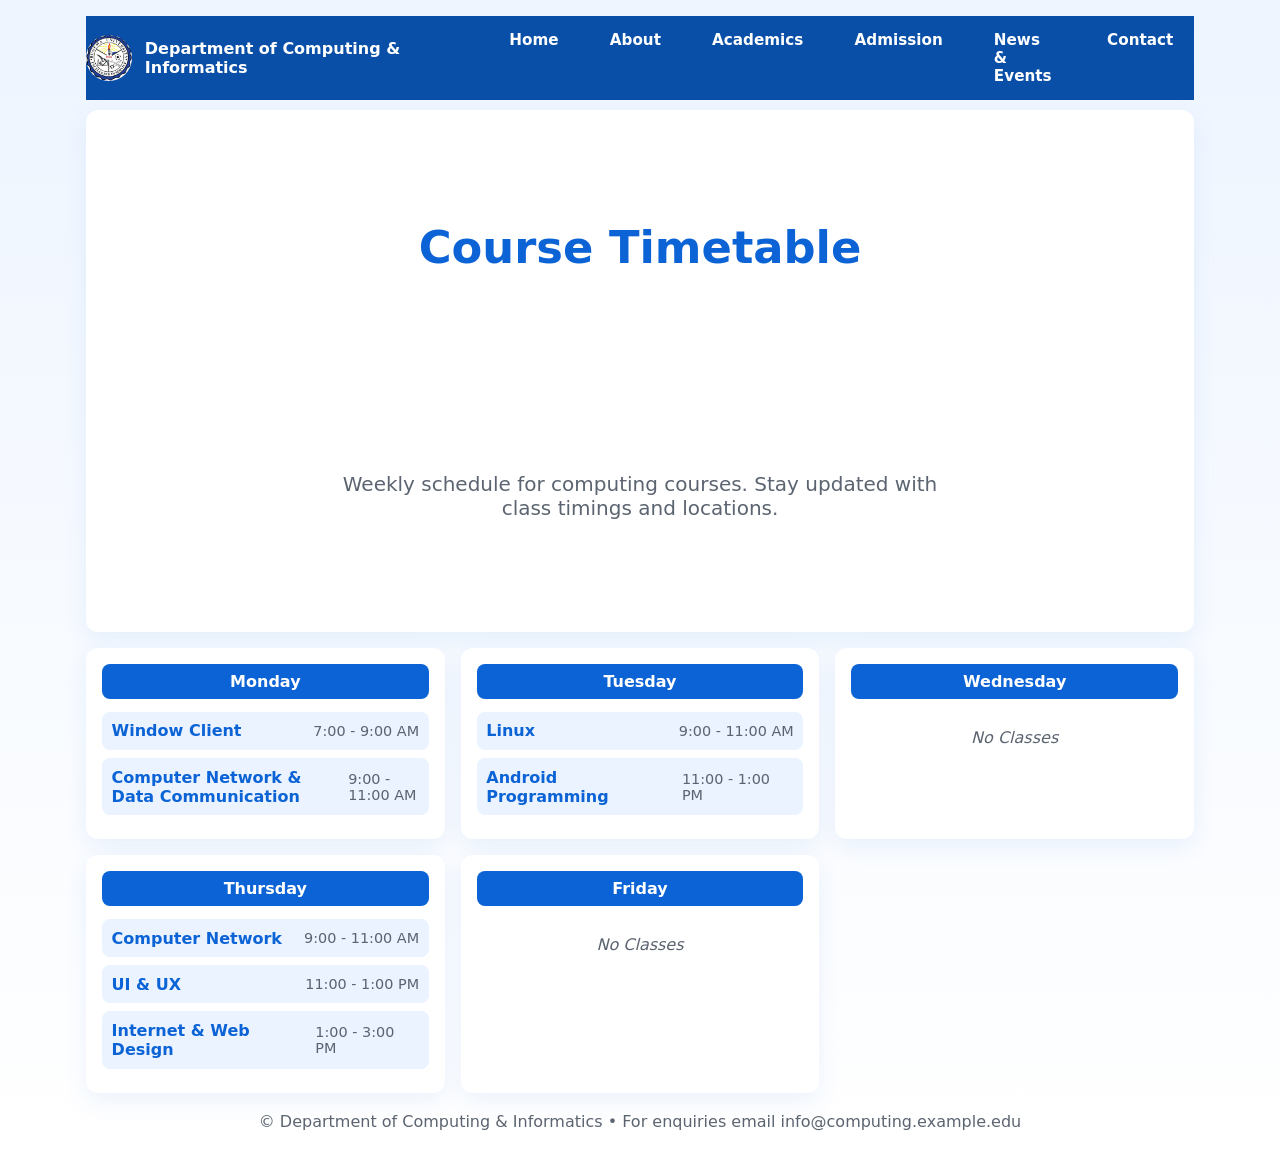
<file: timtable.html>
<!DOCTYPE html>
<html lang="en">
<head>
    <meta charset="UTF-8">
    <meta name="viewport" content="width=device-width, initial-scale=1.0">
    <title>Course Timetable — Department of Computing & Informatics</title>
    <link rel="stylesheet" href="style.css" />
    <style>
        :root {
            --blue: #0b63d6;
            --blue-dark: #094fa8;
            --white: #ffffff;
            --muted: #5b6470;
            --container: 1140px;
            --radius: 12px;
            --shadow: 0 8px 24px rgba(11, 99, 214, 0.08);
            --accent: #eaf3ff;
        }
        * { box-sizing: border-box; }
        body {
            margin: 0;
            font-family: Inter, system-ui, -apple-system, "Segoe UI", Roboto, Arial;
            color: #052033;
            background: linear-gradient(180deg, #fbfdff, #ffffff);
            -webkit-font-smoothing: antialiased;
        }
        .container { max-width: var(--container); margin: 0 auto; padding: 1rem; }
        header {
            display: flex;
            align-items: center;
            gap: 1rem;
            padding: 0.5rem 0;
        }
        .brand {
            display: flex;
            align-items: center;
            gap: 0.8rem;
            color: var(--blue);
            font-weight: 700;
            text-decoration: none;
        }
        .brand img {
            width: 46px;
            height: auto;
            border-radius: 50%;
            background-color: white;
        }
        nav {
            margin-left: auto;
            display: flex;
            gap: 0.6rem;
        }
        nav a {
            padding: 0.45rem 0.7rem;
            border-radius: 8px;
            font-weight: 600;
            color: var(--blue);
        }
        nav a:hover { background: rgba(11, 99, 214, 0.06); }

        .hero {
            margin-top: 0.6rem;
            text-align: center;
            padding: 1rem;
            background: var(--white);
            border-radius: var(--radius);
            box-shadow: var(--shadow);
        }
        .hero h1 {
            margin: 0;
            color: var(--blue);
        }
        .hero p {
            margin: 0.5rem 0 0 0;
            color: var(--muted);
        }

        .timetable {
            margin-top: 1rem;
            display: grid;
            grid-template-columns: repeat(auto-fit, minmax(300px, 1fr));
            gap: 1rem;
        }
        .day-card {
            background: var(--white);
            border-radius: var(--radius);
            box-shadow: var(--shadow);
            padding: 1rem;
        }
        .day-title {
            background: var(--blue);
            color: var(--white);
            padding: 0.5rem 1rem;
            border-radius: 8px;
            font-weight: 700;
            margin-bottom: 0.8rem;
            text-align: center;
        }
        .course-item {
            display: flex;
            justify-content: space-between;
            align-items: center;
            padding: 0.6rem;
            border-radius: 8px;
            background: var(--accent);
            margin-bottom: 0.5rem;
        }
        .course-name {
            font-weight: 600;
            color: var(--blue);
        }
        .course-time {
            color: var(--muted);
            font-size: 0.9rem;
        }
        .no-classes {
            text-align: center;
            color: var(--muted);
            font-style: italic;
            padding: 1rem;
        }

        footer {
            margin-top: 1.2rem;
            text-align: center;
            color: var(--muted);
            padding-bottom: 1rem;
        }
        a:focus, button:focus, input:focus {
            outline: 3px solid rgba(11, 99, 214, 0.18);
            outline-offset: 2px;
        }
    </style>
</head>
<body>
    <div class="container">
        <header>
            <a class="brand" href="index.html">
                <img src="Image2/logo.jpeg" alt="Dept logo">
                <span>Department of Computing &amp; Informatics</span>
            </a>
            <nav aria-label="Main navigation">
                <a href="index.html">Home</a>
                <a href="about.html">About</a>
                <a href="academics.html">Academics</a>
                <a href="admissions.html">Admission</a>
                <a href="events.html">News & Events</a>
                <a href="contact.html">Contact</a>
            </nav>
        </header>

        <section class="hero">
            <h1>Course Timetable</h1>
            <p>Weekly schedule for computing courses. Stay updated with class timings and locations.</p>
        </section>

        <div class="timetable">
            <div class="day-card">
                <div class="day-title">Monday</div>
                <div class="course-item">
                    <div class="course-name">Window Client</div>
                    <div class="course-time">7:00 - 9:00 AM</div>
                </div>
                <div class="course-item">
                    <div class="course-name">Computer Network & Data Communication</div>
                    <div class="course-time">9:00 - 11:00 AM</div>
                </div>
            </div>

            <div class="day-card">
                <div class="day-title">Tuesday</div>
                <div class="course-item">
                    <div class="course-name">Linux</div>
                    <div class="course-time">9:00 - 11:00 AM</div>
                </div>
                <div class="course-item">
                    <div class="course-name">Android Programming</div>
                    <div class="course-time">11:00 - 1:00 PM</div>
                </div>
            </div>

            <div class="day-card">
                <div class="day-title">Wednesday</div>
                <div class="no-classes">No Classes</div>
            </div>

            <div class="day-card">
                <div class="day-title">Thursday</div>
                <div class="course-item">
                    <div class="course-name">Computer Network</div>
                    <div class="course-time">9:00 - 11:00 AM</div>
                </div>
                <div class="course-item">
                    <div class="course-name">UI & UX</div>
                    <div class="course-time">11:00 - 1:00 PM</div>
                </div>
                <div class="course-item">
                    <div class="course-name">Internet & Web Design</div>
                    <div class="course-time">1:00 - 3:00 PM</div>
                </div>
            </div>

            <div class="day-card">
                <div class="day-title">Friday</div>
                <div class="no-classes">No Classes</div>
            </div>
        </div>

        <footer>
            © Department of Computing & Informatics • For enquiries email info@computing.example.edu
        </footer>
    </div>
</body>
</html>
</file>
<file: style.css>
﻿:root {
    --blue: #0f3c78;
    --blue-dark: #072c53;
    --light: #ffffff;
    --dark: #0a1b39;
    --text: #0b2245;
}

* {
    box-sizing: border-box;
}

body {
    margin: 0;
    font-family: "Inter", "Segoe UI", Arial, sans-serif;
    color: var(--text);
    background: linear-gradient(165deg, #ffffff 0%, #edf5ff 100%);
}

/* Unified site theme for all pages */
body, html {
    background: linear-gradient(180deg, #eef5ff 0%, #ffffff 100%) !important;
    color: #0d1f44 !important;
}

header, .topbar, .nav, nav, .main-nav, .nav-links {
    background: var(--blue-dark) !important;
    border-color: rgba(255, 255, 255, 0.17) !important;
}

nav a, .main-nav a, .nav-links a, .brand, .brand span {
    color: #ffffff !important;
    text-decoration: none !important;
}

nav a:hover, .main-nav a:hover, .nav-links a:hover,
nav a:focus, .main-nav a:focus, .nav-links a:focus {
    background: rgba(255, 255, 255, 0.22) !important;
    color: #ffd700 !important;
    text-decoration: none !important;
}

a {
    color: #0f3c78 !important;
}

a:hover, a:focus {
    color: #072854 !important;
    text-decoration: underline !important;
}

.container {
    width: min(1150px, 94%);
    margin: 0 auto;
}

.topbar {
    background: #fff;
    border-bottom: 1px solid #e5ebf5;
    position: sticky;
    top: 0;
    z-index: 20;
}

.main-nav a {
    background-color: #00509e;
    padding: 10px 0;
    text-align: center;
    box-shadow: 0 2px 8px rgba(0,0,0,0.04);
}
nav a {
    color: #fff;
    text-decoration: none;
    margin: 0 18px;
    font-weight: 500;
    font-size: 18px;
    transition: color 0.2s;
    padding: 8px 12px;
    border-radius: 4px;
}
nav a:hover, nav a:focus {
    background: #003366;
    color: #ffd700;
    text-decoration: none;
}

.main-nav a:hover,
.main-nav a:focus,
.main-nav a.active {
    background: rgba(255, 255, 255, 0.2);
    color: #fff;
}

.header-inner {
    display: flex;
    align-items: center;
    justify-content: space-between;
    padding: 0.85rem 0;
    gap: 1rem;
}

.brand {
    display: flex;
    align-items: center;
    gap: 0.75rem;
    text-decoration: none;
    color: var(--dark);
    font-weight: 700;
}

.brand .logo {
    width: 46px;
    height: auto;
    border-radius: 50%;
    background-color: white;
    box-shadow: 0 3px 12px rgba(24, 41, 70, 0.2);
}

.main-nav {
    display: flex;
    align-items: center;
    gap: 0.5rem;
    flex-wrap: wrap;
}

.main-nav a {
    color: #1a3668;
    text-decoration: none;
    font-size: 0.94rem;
    padding: 0.55rem 0.8rem;
    border-radius: 8px;
    transition: background 0.25s, color 0.25s;
}

.main-nav a:hover,
.main-nav a:focus,
.main-nav a.active {
    background: #eef4ff;
    color: var(--blue);
}

.nav-toggle {
    display: none;
    border: none;
    background: transparent;
    font-size: 1.4rem;
    cursor: pointer;
    color: #fff;
}

.carousel-button,
.dot {
    background: var(--blue) !important;
    color: #ffffff !important;
}

.topbar {
    background: var(--blue-dark);
    border-bottom: 1px solid rgba(255, 255, 255, 0.17);
}

.brand {
    color: #fff;
}

.main-nav a,
nav a {
    color: #fff;
    text-decoration: none;
    margin: 0 0.6rem;
    font-weight: 600;
    font-size: 0.95rem;
    padding: 0.65rem 0.9rem;
    border-radius: 8px;
    transition: background 0.25s, color 0.25s, transform 0.15s;
}

.main-nav a:hover,
.main-nav a:focus,
.main-nav a.active,
nav a:hover,
nav a:focus,
nav a.active {
    background: rgba(255, 255, 255, 0.2);
    color: #ffd700s;
    transform: translateY(-1px);
}

.main-nav a.active,
nav a.active {
    background: rgba(255, 255, 255, 0.3);
    color: var(--blue-dark);
}

.hero {
    background: linear-gradient(180deg, rgba(255,255,255,0.90), rgba(255,255,255,0.85));
    background-size: cover;
    background-position: 50% 35%;
    min-height: 58vh;
    display: grid;
    place-items: center;
    color: #0d1f44;
    text-align: center;
    padding: 3.5rem 1rem;
}

.home .hero {
    background-image: linear-gradient(rgba(6, 36, 70, 0.55), rgba(6, 36, 70, 0.55)), url('Image2/Staff.jpeg');
    background-size: cover;
    background-position: 50% 35%;
    color: #fff;
}

.home .hero .hero-content h1,
.home .hero .hero-content p {
    color: #fff;
}

.hero-content {
    max-width: 760px;
    z-index: 1;
}

.hero h1 {
    margin: 0;
    font-size: clamp(1.8rem, 4.5vw, 2.8rem);
    line-height: 1.15;
}

.hero p {
    margin: 1rem auto 1.5rem;
    font-size: clamp(1rem, 2vw, 1.25rem);
    max-width: 640px;
}

.hero-actions {
    display: flex;
    justify-content: center;
    gap: 0.8rem;
    flex-wrap: wrap;
}

button,
input[type="button"],
input[type="submit"],
input[type="reset"],
[role="button"],
.carousel-button,
.dot {
    display: inline-flex;
    align-items: center;
    justify-content: center;
    border-radius: 10px;
    border: none;
    text-decoration: none;
    font-weight: 700;
    cursor: pointer;
    background: var(--blue) !important;
    color: #ffffff !important;
}

.btn {
    color: #fff !important;
    background: var(--blue);
    padding: 0.85rem 1.25rem;
    box-shadow: 0 8px 20px rgba(15, 60, 120, 0.3);
}

.btn:hover,
.btn:focus {
    transform: translateY(-2px);
}

.btn-secondary {
    background: rgba(255, 255, 255, 0.16);
    color: #f7fbff !important;
    border: 1px solid rgba(255, 255, 255, 0.4);
    padding: 0.8rem 1.15rem;
}

.btn.outline {
    background: transparent;
    color: var(--blue) !important;
    border: 2px solid var(--blue);
    padding: 0.8rem 1.15rem;
}

.portal-actions {
    display: flex;
    gap: 0.75rem;
    margin-bottom: 1rem;
    flex-wrap: wrap;
}

.quick-actions-box {
    background: white;
    border-radius: 12px;
    padding: 1rem;
    box-shadow: 0 4px 12px rgba(15, 60, 120, 0.1);
    display: flex;
    gap: 0.75rem;
    justify-content: center;
    margin: 1rem auto;
    max-width: 400px;
    flex-wrap: wrap;
}

main {
    padding: 3rem 0 2rem;
}

.cards {
    display: grid;
    gap: 1rem;
    grid-template-columns: repeat(2, minmax(0, 1fr));
}

.card {
    background: #fff;
    border: 1px solid #e5ebf5;
    border-radius: 14px;
    padding: 1.25rem;
    box-shadow: 0 6px 18px rgba(15, 60, 120, 0.08);
}

.card h2 {
    margin: 0 0 0.8rem;
}

.about-section {
    margin-top: 2.25rem;
}

.about-section h2 {
    margin-bottom: 1rem;
}

.about-grid {
    display: grid;
    grid-template-columns: 1fr 1fr;
    gap: 1rem;
    align-items: center;
}

.about-grid img {
    width: 100%;
    border-radius: 12px;
    height: auto;
    object-fit: cover;
}

.about-grid ul {
    margin-top: 0.9rem;
    padding-left: 1.1rem;
}

.statistics {
    margin-top: 2rem;
    display: grid;
    grid-template-columns: repeat(4, minmax(0, 1fr));
    gap: 1rem;
}

.stat-item {
    background: #fff;
    border-radius: 12px;
    box-shadow: 0 4px 18px rgba(15, 60, 120, 0.08);
    padding: 1rem;
    text-align: center;
}

.stat-item span {
    display: block;
    font-size: 1.6rem;
    font-weight: 800;
    color: var(--blue);
}

.stat-item small {
    font-size: 0.88rem;
    color: #5c6b8f;
}

.site-footer {
    background: linear-gradient(160deg, #061426 0%, #08243a 100%);
    color: #e9f6ff;
    padding: 2.5rem 0 1.2rem;
    margin-top: 2rem;
}

.footer-grid {
    display: grid;
    grid-template-columns: repeat(3, minmax(0, 1fr));
    gap: 1.2rem;
}

.footer-grid h3,
.footer-grid h4 {
    margin-top: 0;
    color: #fff;
}

.footer-grid p,
.footer-grid a,
.footer-grid li {
    color: rgba(233, 246, 255, 0.9);
    font-size: 0.92rem;
    margin: 0.4rem 0;
}

.footer-grid a {
    text-decoration: none;
}

.footer-grid a:hover,
.footer-grid a:focus {
    text-decoration: underline;
}

.subscribe-form {
    display: grid;
    grid-template-columns: 1fr auto;
    gap: 0.55rem;
    margin-top: 0.6rem;
}

.subscribe-form input {
    border: 1px solid rgba(255, 255, 255, 0.38);
    border-radius: 8px;
    padding: 0.65rem 0.75rem;
    background: rgba(255, 255, 255, 0.1);
    color: #fff;
}

.subscribe-form input::placeholder {
    color: rgba(255, 255, 255, 0.74);
}

.btn-primary-small {
    background: var(--blue);
    color: #ffffff;
    padding: 0.6rem 0.95rem;
    border-radius: 8px;
    font-size: 0.85rem;
}

.social-links {
    display: flex;
    gap: 0.5rem;
    margin-top: 0.8rem;
}

.social-links a {
    display: inline-flex;
    align-items: center;
    justify-content: center;
    width: 36px;
    height: 36px;
    border-radius: 8px;
    color: #ffffff !important;
    background: rgba(255, 255, 255, 0.15);
    text-decoration: none;
    font-weight: 700;
}

.footer-bottom {
    margin-top: 1.35rem;
    border-top: 1px solid rgba(255, 255, 255, 0.1);
    padding-top: 0.9rem;
    text-align: center;
    font-size: 0.85rem;
    color: rgba(233, 246, 255, 0.75);
}

.footer-bottom a {
    color: rgba(233, 246, 255, 0.92);
    text-decoration: none;
}

.footer-bottom a:hover,
.footer-bottom a:focus {
    text-decoration: underline;
}

@media (max-width: 900px) {
    .cards {
        grid-template-columns: 1fr;
    }

    .about-grid {
        grid-template-columns: 1fr;
    }

    .statistics {
        grid-template-columns: repeat(2, minmax(0, 1fr));
    }

    .footer-grid {
        grid-template-columns: 1fr;
    }
}

@media (max-width: 780px) {
    .main-nav {
        position: absolute;
        right: 1rem;
        top: 64px;
        background: #fff;
        border: 1px solid #d8e2f5;
        box-shadow: 0 8px 20px rgba(0, 0, 0, 0.1);
        padding: 0.8rem;
        border-radius: 12px;
        flex-direction: column;
        align-items: flex-start;
        width: calc(100% - 2rem);
        max-width: 300px;
        visibility: hidden;
        opacity: 0;
        transform: translateY(-10px);
        transition: all 0.2s ease;
    }

    .main-nav.visible {
        visibility: visible;
        opacity: 1;
        transform: translateY(0);
    }

    .nav-toggle {
        display: block;
    }

    .main-nav a {
        width: 100%;
        margin: 0.25rem 0;
    }

    .hero {
        padding: 3.2rem 0.8rem;
    }

    .hero-content {
        padding: 0 0.5rem;
    }

    .statistics {
        grid-template-columns: 1fr;
    }
}
</file>
